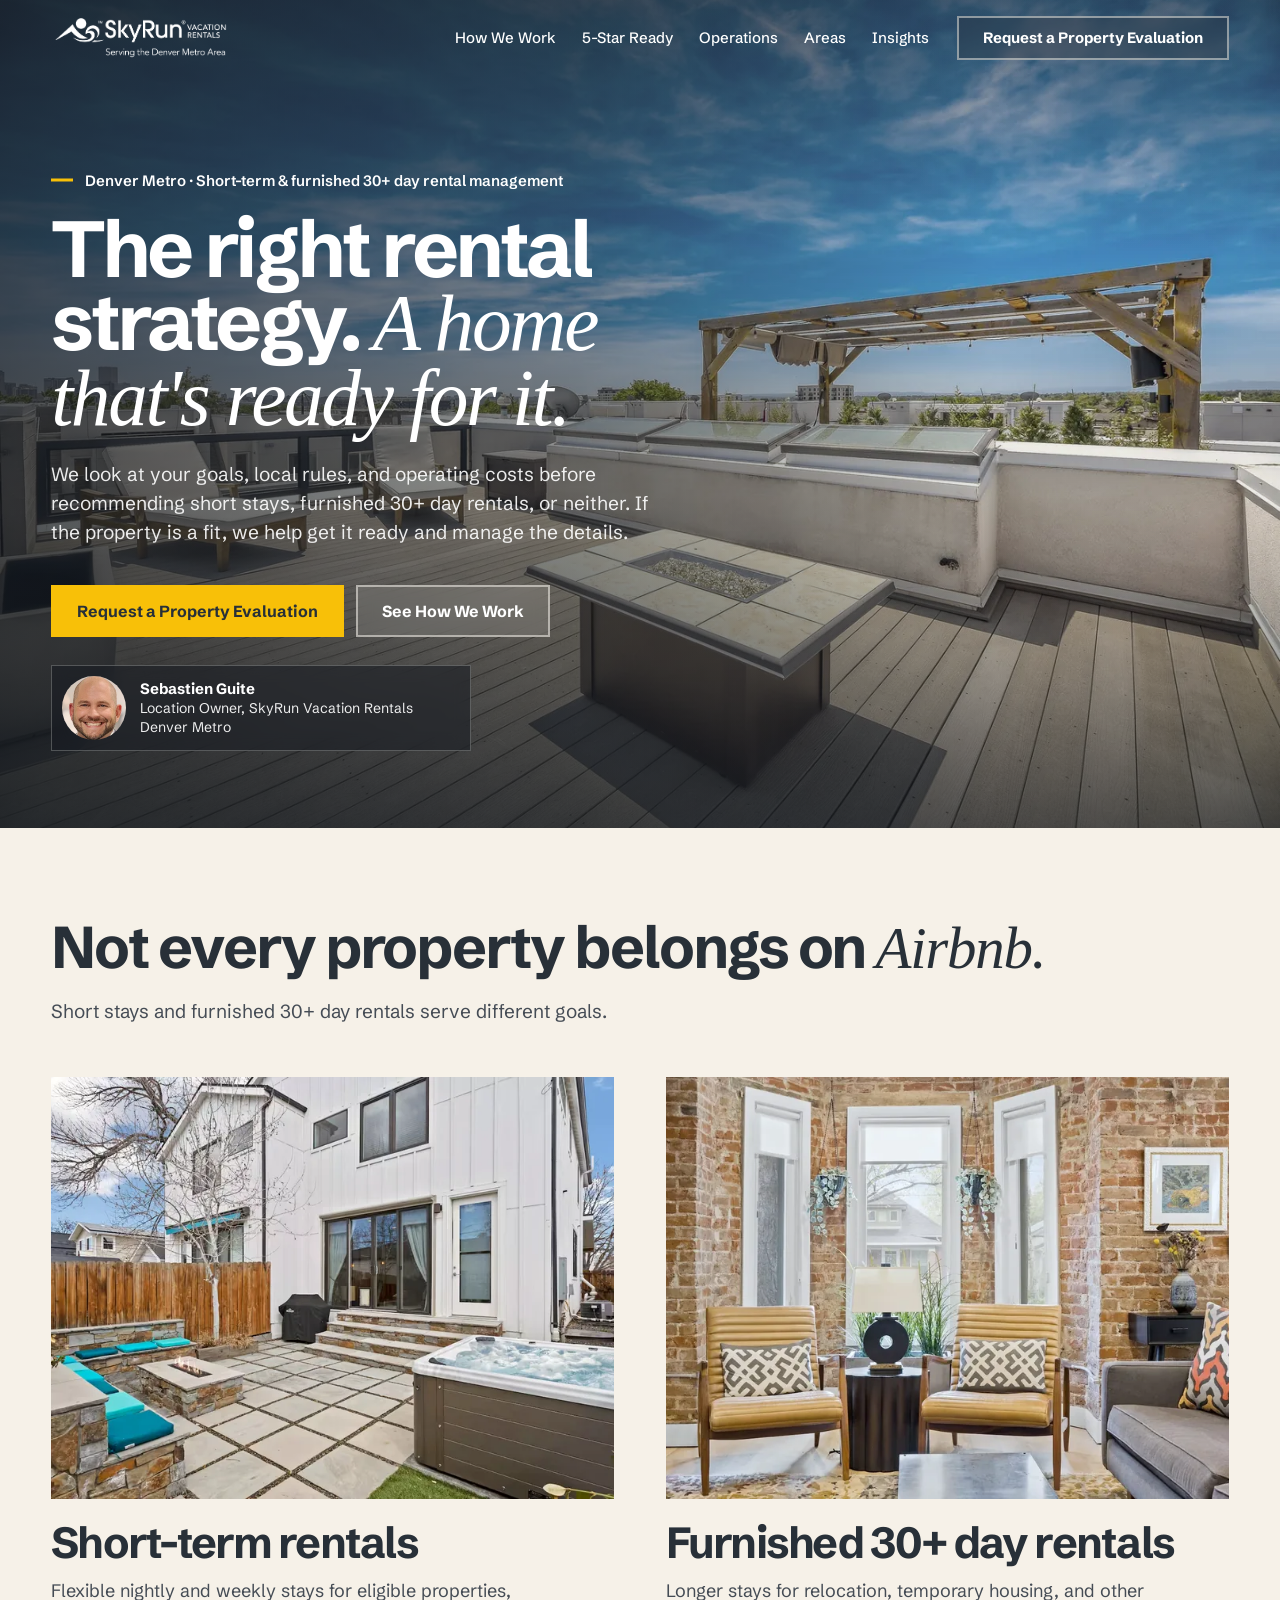
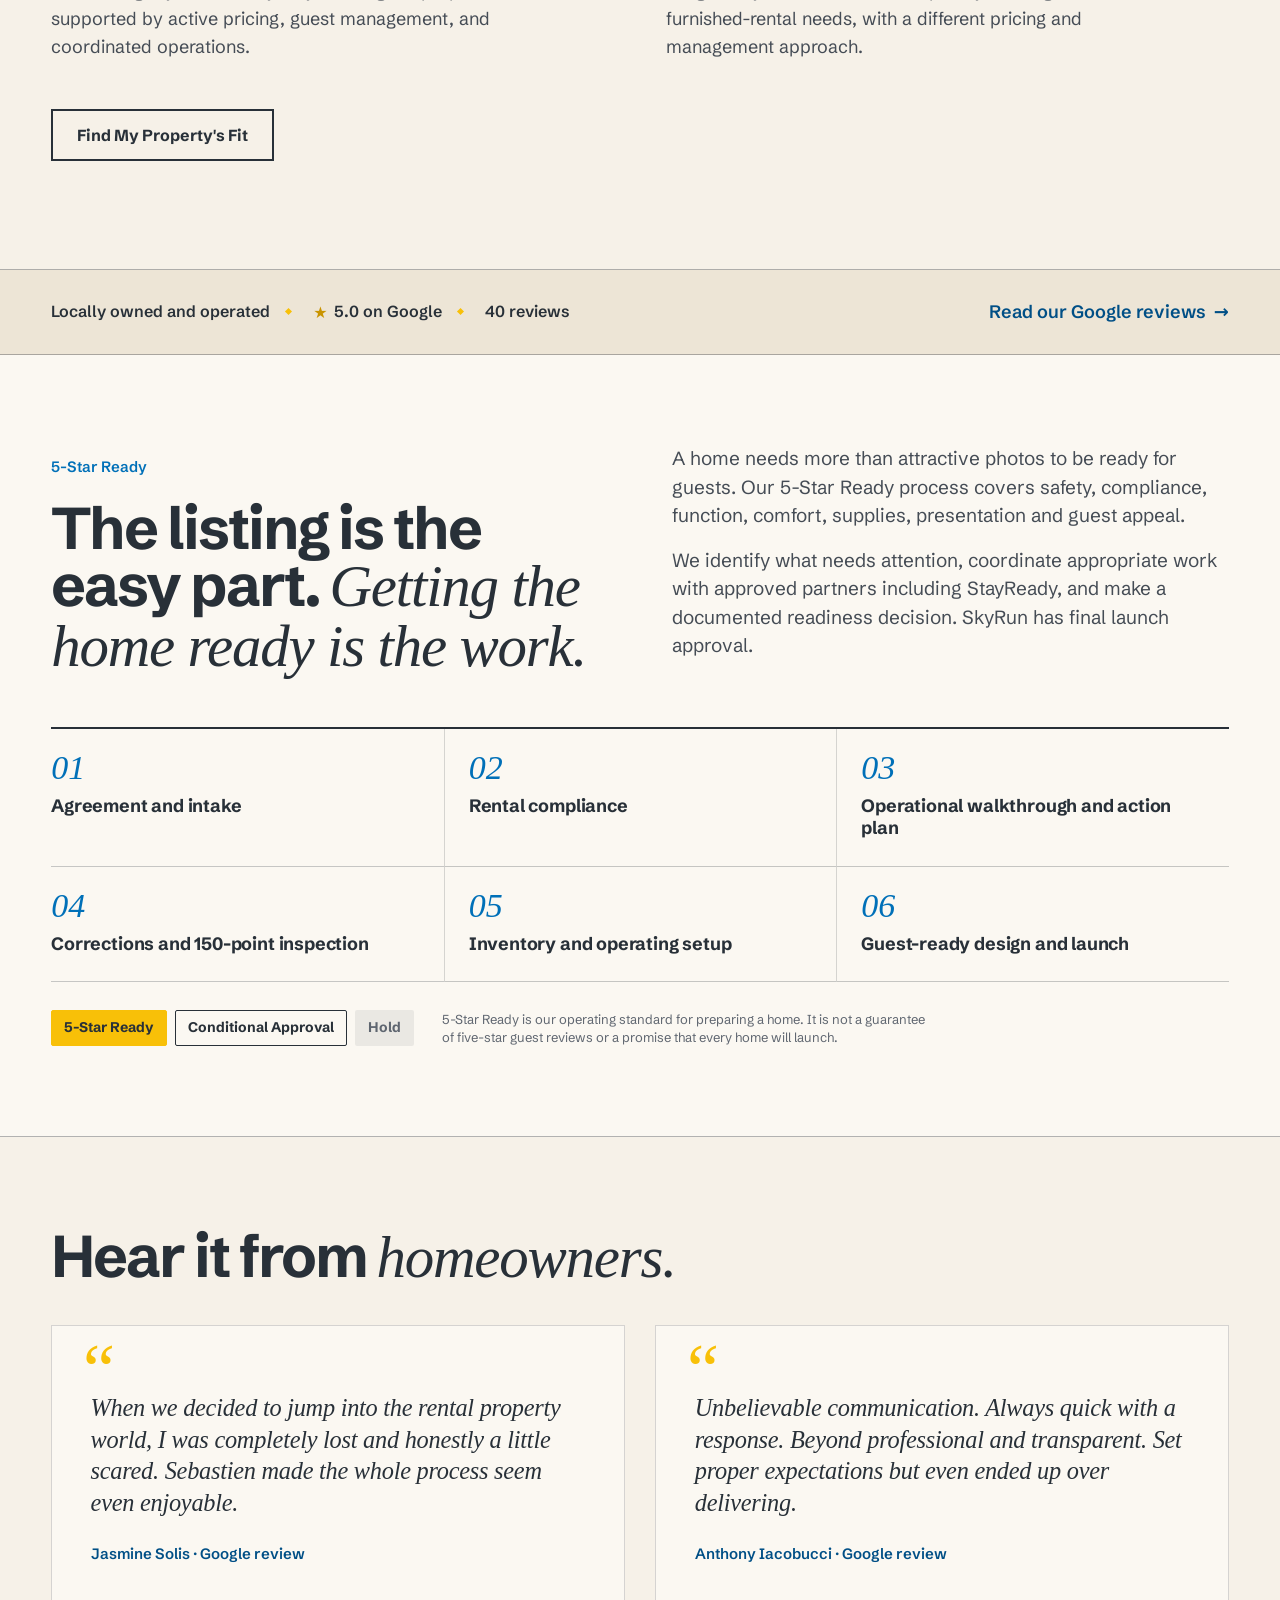
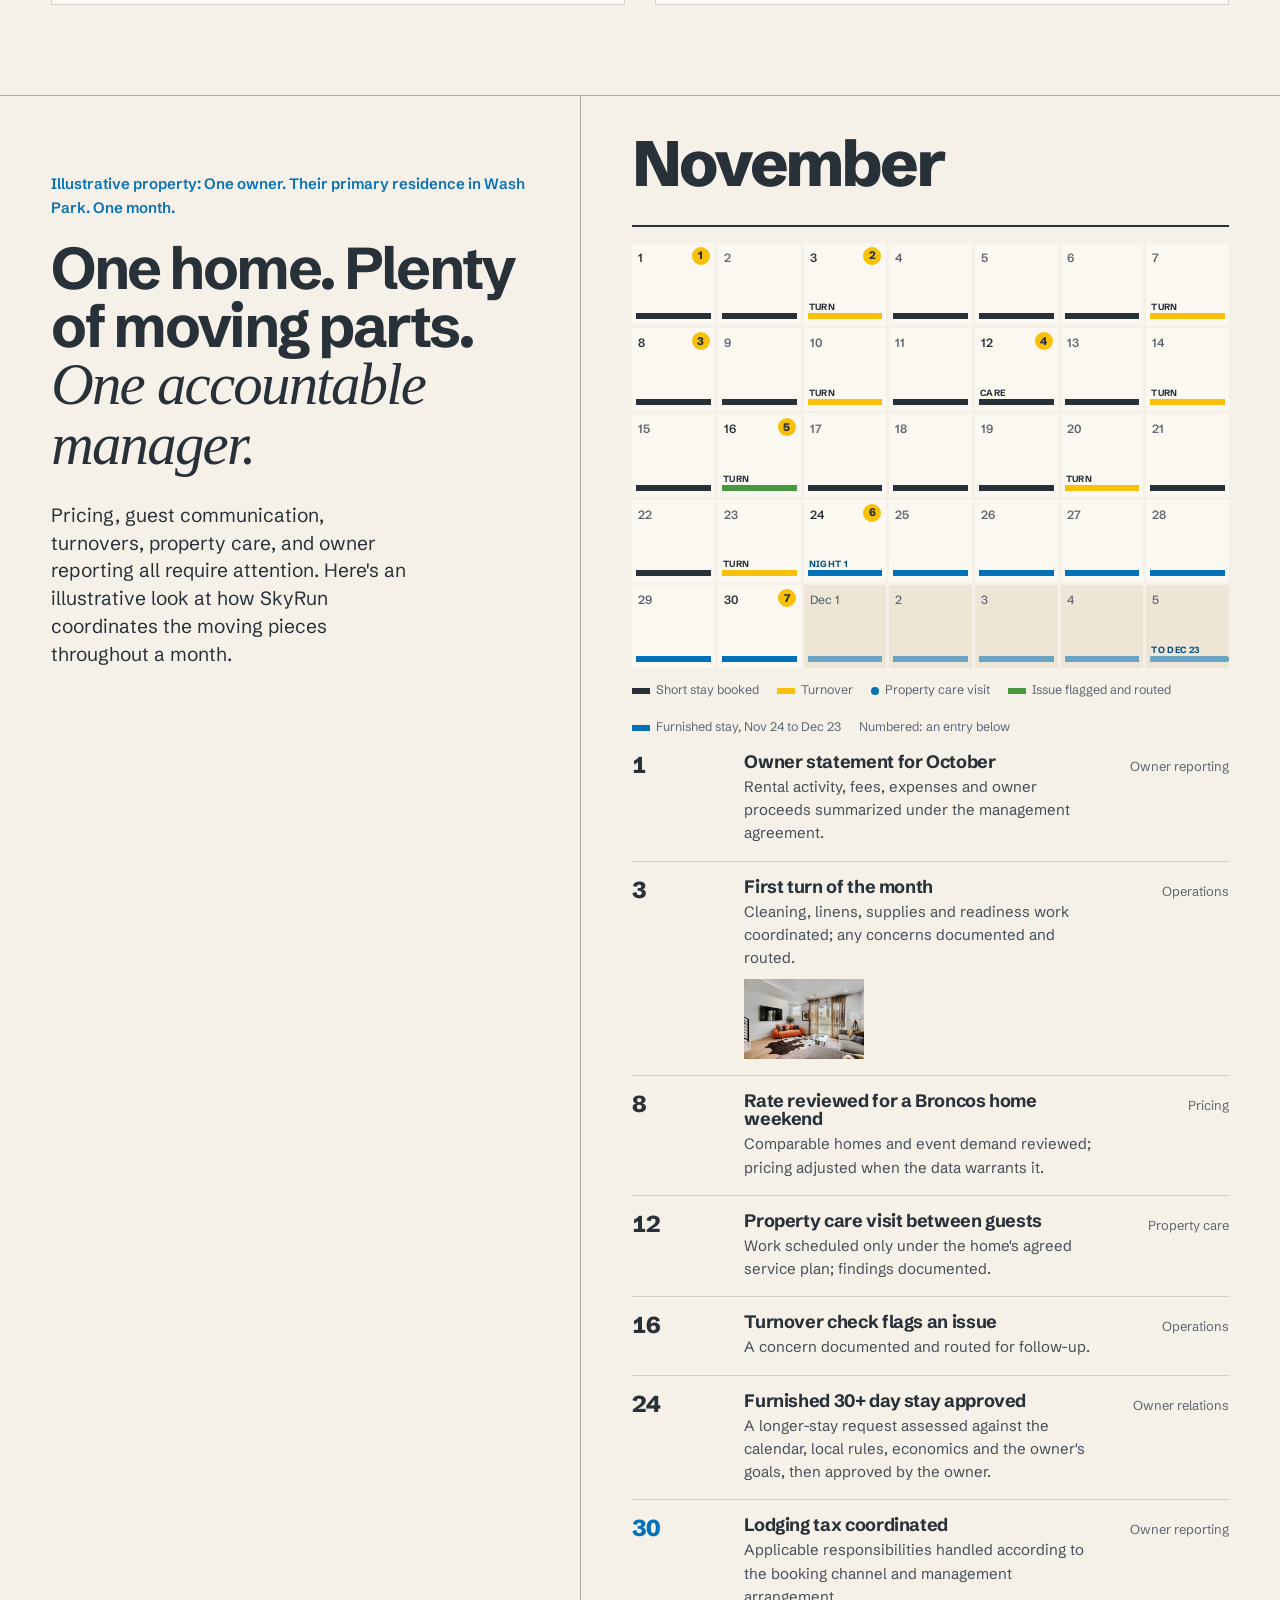
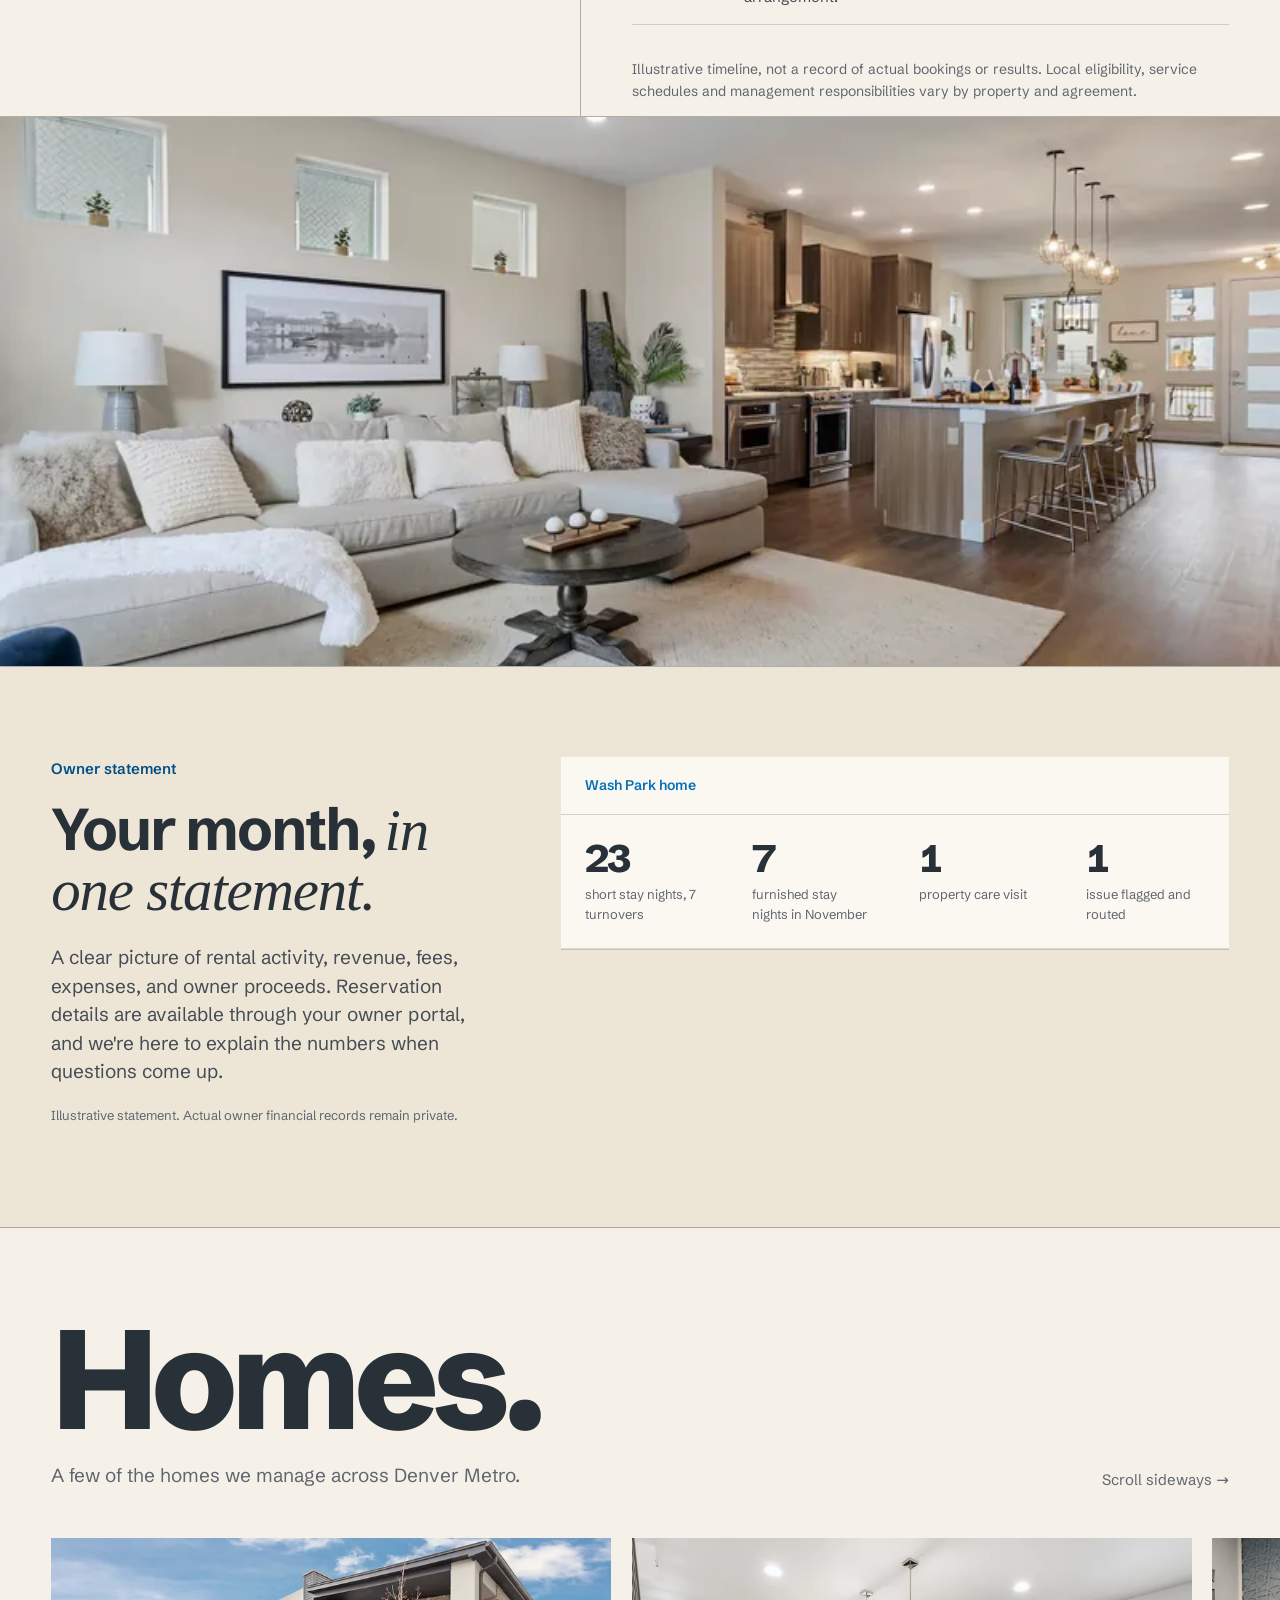
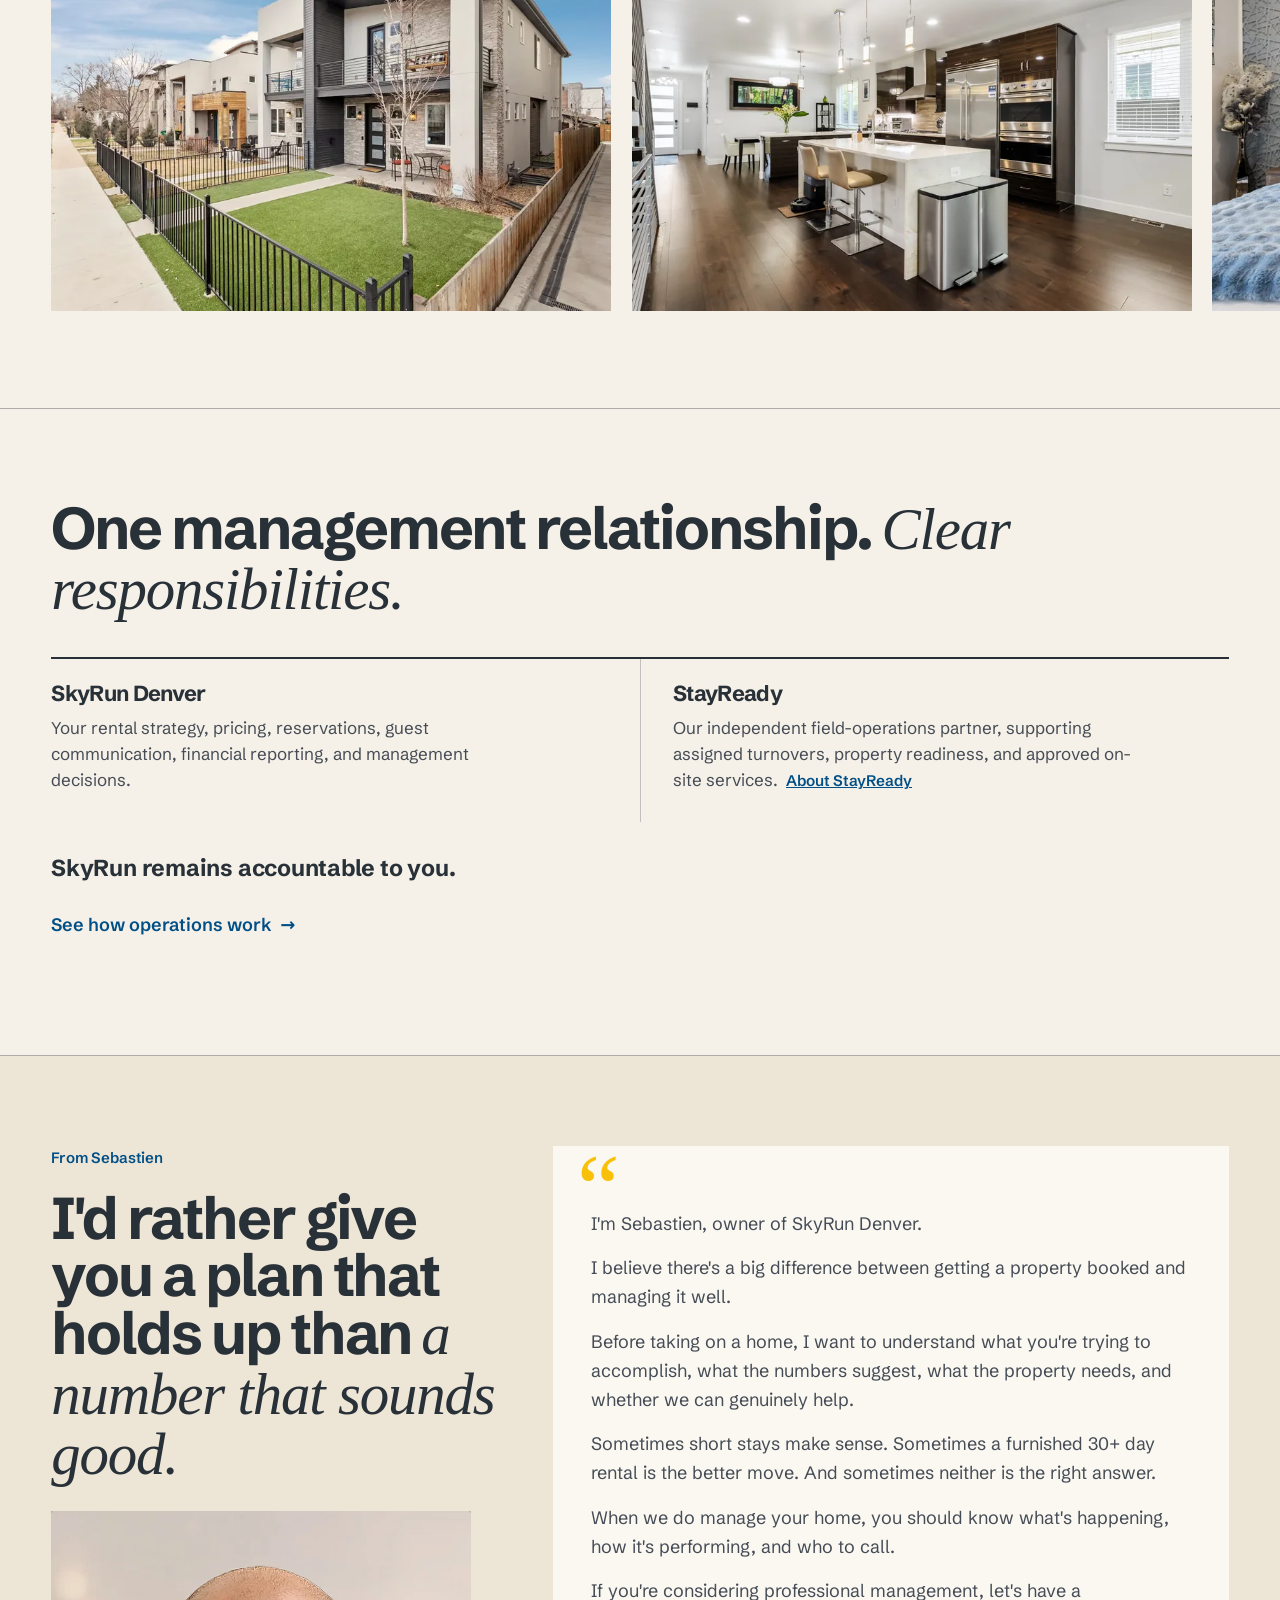
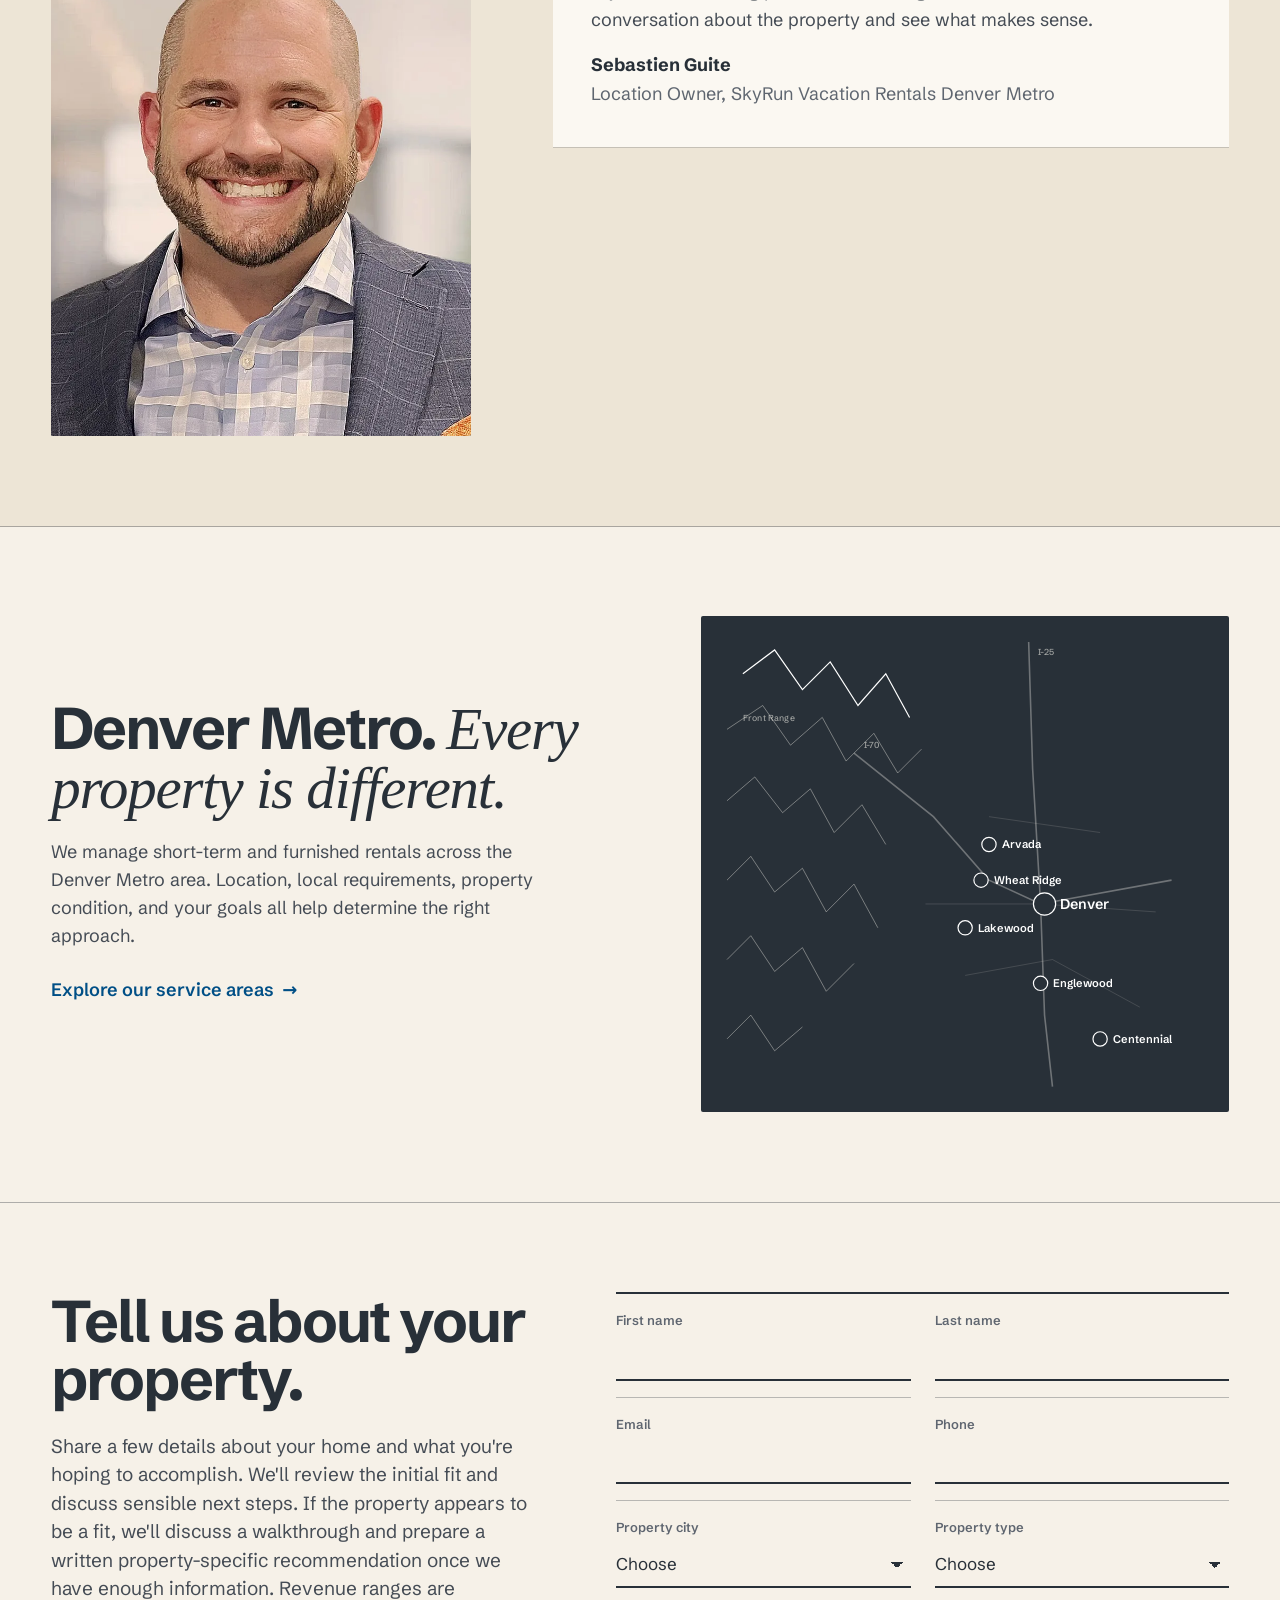
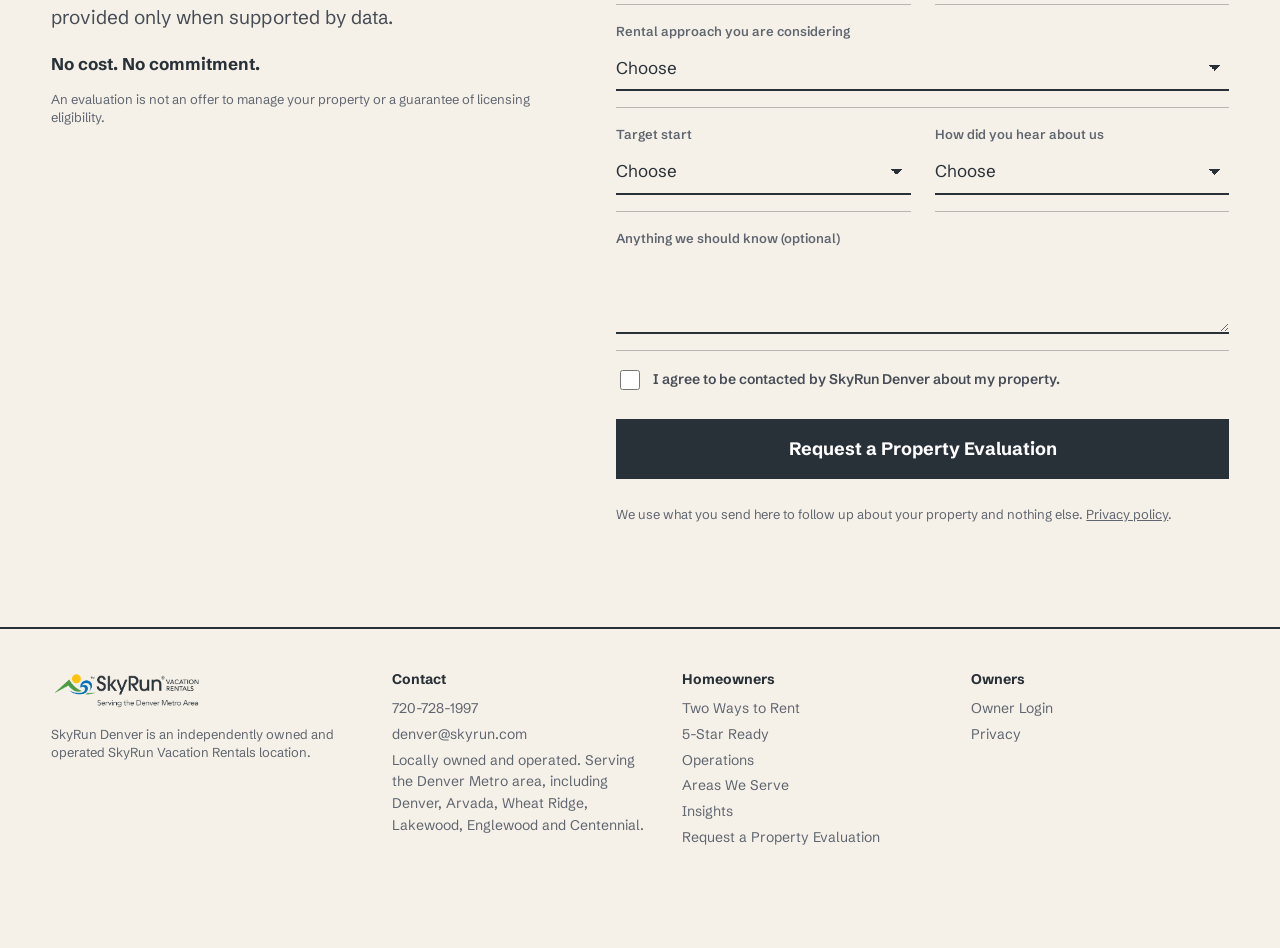
<file: index.html>
<!doctype html>
<html lang="en">
<head>
<meta charset="utf-8">
<meta name="viewport" content="width=device-width, initial-scale=1">
<title>SkyRun Denver | Short-Term and Furnished Rental Management</title>
<meta name="description" content="SkyRun Denver manages short-term and furnished 30+ day rentals in Denver, Arvada, Wheat Ridge, Lakewood, Englewood, and Centennial.">
<link rel="canonical" href="https://skyrundenver.com/">
<meta property="og:type" content="website">
<meta property="og:site_name" content="SkyRun Denver">
<meta property="og:title" content="SkyRun Denver | Short-Term and Furnished Rental Management">
<meta property="og:description" content="SkyRun Denver manages short-term and furnished 30+ day rentals in Denver, Arvada, Wheat Ridge, Lakewood, Englewood, and Centennial.">
<meta property="og:url" content="https://skyrundenver.com/">
<meta property="og:image" content="https://skyrundenver.com/assets/img/og-skyrun-denver.jpg?v=99c9760b">
<meta property="og:image:width" content="1200">
<meta property="og:image:height" content="630">
<meta property="og:image:alt" content="Rooftop deck at a SkyRun Denver home with the downtown Denver skyline">
<meta name="twitter:card" content="summary_large_image">
<meta name="twitter:image" content="https://skyrundenver.com/assets/img/og-skyrun-denver.jpg?v=99c9760b">
<link rel="preload" href="/assets/fonts/schibsted-grotesk-normal.woff2" as="font" type="font/woff2" crossorigin>
<link rel="stylesheet" href="/assets/css/site.css?v=20bd0192">
<link rel="icon" href="/assets/img/favicon.png?v=346fd3c6" type="image/png">
<script type="application/ld+json">{"@context":"https://schema.org","@graph":[{"@type":"LocalBusiness","@id":"https://skyrundenver.com/#business","name":"SkyRun Denver","alternateName":"SkyRun Vacation Rentals Denver Metro","description":"Short-term and furnished 30+ day rental management for homeowners in the Denver Metro area.","url":"https://skyrundenver.com/","telephone":"+1-720-728-1997","email":"denver@skyrun.com","logo":"https://skyrundenver.com/assets/img/skyrun-denver-horizontal.png?v=86d4ea79","image":"https://skyrundenver.com/assets/img/og-skyrun-denver.jpg?v=99c9760b","areaServed":[{"@type":"City","name":"Denver, CO"},{"@type":"City","name":"Arvada, CO"},{"@type":"City","name":"Wheat Ridge, CO"},{"@type":"City","name":"Lakewood, CO"},{"@type":"City","name":"Englewood, CO"},{"@type":"City","name":"Centennial, CO"}],"parentOrganization":{"@type":"Organization","name":"SkyRun Vacation Rentals","url":"https://skyrun.com/"},"sameAs":["https://maps.app.goo.gl/jnpnfg5YrXfy4CqS9"]},{"@type":"WebSite","@id":"https://skyrundenver.com/#website","url":"https://skyrundenver.com/","name":"SkyRun Denver","publisher":{"@id":"https://skyrundenver.com/#business"}}]}</script>
<script id="hs-script-loader" async defer src="https://js-na2.hs-scripts.com/247984825.js"></script>
<meta name="msvalidate.01" content="4C8477B52376714CF481D739F1D6C362">
<script async src="https://www.googletagmanager.com/gtag/js?id=G-SFVBFCQWDM"></script><script>window.dataLayer=window.dataLayer||[];function gtag(){dataLayer.push(arguments);}gtag('js',new Date());gtag('config','G-SFVBFCQWDM');gtag('config','AW-18585104480');</script>
<script>window.SRD_ADS_LEAD='AW-18585104480/40NACIC3pr4dEODgiJ5F';</script>
</head>
<body>
<a class="skip" href="#main">Skip to content</a>
<header class="site-head over" id="top"><div class="wrap">
  <a class="logo" href="/" aria-label="SkyRun Denver home"><img class="lg-light" src="/assets/img/skyrun-denver-horizontal-white.png?v=736f8bcc" width="922" height="267" alt="SkyRun Vacation Rentals, serving the Denver Metro Area"><img class="lg-dark" src="/assets/img/skyrun-denver-horizontal.png?v=86d4ea79" width="922" height="267" alt=""></a>
  <nav class="nav" id="nav" aria-label="Main">
    <a href="/#month">How We Work</a>
    <a href="/#ready">5-Star Ready</a>
    <a href="/operations">Operations</a>
    <a href="/areas">Areas</a>
    <a href="https://skyrun.com/blog/category/denver/" rel="noopener">Insights</a>
    <a class="btn navcta" href="#evaluation">Request a Property Evaluation</a>
  </nav>
  <a class="btn" href="#evaluation">Request a Property Evaluation</a>
  <button class="menu" type="button" aria-controls="nav" aria-expanded="false"><span></span><span></span>Menu</button>
</div></header>
<main id="main">

<section class="hero-photo">
  <div class="photo rv has-img"><img src="/assets/img/homes/rooftop-skyline-1440.webp?v=3ca9ec61" srcset="/assets/img/homes/rooftop-skyline-800.webp?v=ef1c985e 800w, /assets/img/homes/rooftop-skyline-1440.webp?v=3ca9ec61 1440w, /assets/img/homes/rooftop-skyline-2400.webp?v=6787c6e8 2400w" sizes="100vw" alt="Rooftop deck with a fire table and a view of downtown Denver" style="object-position:50% 62%" fetchpriority="high"></div>
  <div class="wrap copy">
    <p class="kicker">Denver Metro · Short-term &amp; furnished 30+ day rental management</p>
    <h1 class="disp">The right rental strategy. <em class="acc">A home that's ready for it.</em></h1>
    <p class="lede">We look at your goals, local rules, and operating costs before recommending short stays, furnished 30+ day rentals, or neither. If the property is a fit, we help get it ready and manage the details.</p>
    <div class="acts"><a class="btn sun" href="#evaluation">Request a Property Evaluation</a><a class="btn glass" href="#month">See How We Work</a></div>
    <div class="lead-card"><img class="ph" src="/assets/img/people/sebastien-guite-square-256.webp?v=005ed66a" alt="Sebastien Guite" width="64" height="64"><p><b>Sebastien Guite</b><br>Location Owner, SkyRun Vacation Rentals Denver Metro</p></div>
  </div>
</section>
<section class="paths" id="paths"><div class="wrap">
  <h2 class="h2 rv">Not every property belongs on <em class="acc">Airbnb.</em></h2>
  <p class="lede" style="font-size:19px;line-height:1.5;max-width:52ch;margin-top:20px">Short stays and furnished 30+ day rentals serve different goals.</p>
  <div class="paths-ed">
    <div class="path rv d1"><div class="photo has-img"><img src="/assets/img/homes/backyard-hot-tub-1440.webp?v=5ecb72bd" srcset="/assets/img/homes/backyard-hot-tub-800.webp?v=013bfa90 800w, /assets/img/homes/backyard-hot-tub-1440.webp?v=5ecb72bd 1440w" sizes="(max-width: 700px) 100vw, 50vw" alt="Backyard with a hot tub, fire pit, and stone seating" style="object-position:55% 60%" loading="lazy" decoding="async"></div><h3>Short-term rentals</h3><p>Flexible nightly and weekly stays for eligible properties, supported by active pricing, guest management, and coordinated operations.</p></div>
    <div class="path rv d2"><div class="photo alt has-img"><img src="/assets/img/homes/brick-reading-nook-1440.webp?v=45704119" srcset="/assets/img/homes/brick-reading-nook-800.webp?v=2e9b25dc 800w, /assets/img/homes/brick-reading-nook-1440.webp?v=45704119 1440w" sizes="(max-width: 700px) 100vw, 50vw" alt="Sitting area with two leather chairs against an exposed brick wall" style="object-position:50% 55%" loading="lazy" decoding="async"></div><h3>Furnished 30+ day rentals</h3><p>Longer stays for relocation, temporary housing, and other furnished-rental needs, with a different pricing and management approach.</p></div>
  </div>
  <p style="margin-top:clamp(28px,3vw,44px)"><a class="btn ghost" href="#evaluation">Find My Property's Fit</a></p>
</div></section>
<section class="cred" aria-label="Local ownership and Google rating"><div class="wrap">
  <p><span>Locally owned and operated</span><span><b class="stars" aria-hidden="true">★</b> 5.0 on Google</span><span>40 reviews</span></p>
  <a class="arrow" href="https://maps.app.goo.gl/jnpnfg5YrXfy4CqS9" rel="noopener">Read our Google reviews</a>
</div></section>
<section class="ready" id="ready"><div class="wrap">
  <div class="ready-top">
    <div><p class="kicker">5-Star Ready</p><h2 class="h2 rv">The listing is the easy part. <em class="acc">Getting the home ready is the work.</em></h2></div>
    <div class="ready-copy">
      <p class="lede">A home needs more than attractive photos to be ready for guests. Our 5-Star Ready process covers safety, compliance, function, comfort, supplies, presentation and guest appeal.</p>
      <p class="lede">We identify what needs attention, coordinate appropriate work with approved partners including StayReady, and make a documented readiness decision. SkyRun has final launch approval.</p>
    </div>
  </div>
  <ol class="gates" aria-label="The six readiness gates"><li><span class="n">01</span><h3>Agreement and intake</h3></li><li><span class="n">02</span><h3>Rental compliance</h3></li><li><span class="n">03</span><h3>Operational walkthrough and action plan</h3></li><li><span class="n">04</span><h3>Corrections and 150-point inspection</h3></li><li><span class="n">05</span><h3>Inventory and operating setup</h3></li><li><span class="n">06</span><h3>Guest-ready design and launch</h3></li></ol>
  <div class="ready-foot">
    <p class="outcomes" aria-label="Readiness outcomes"><span class="o-ready">5-Star Ready</span><span class="o-cond">Conditional Approval</span><span class="o-hold">Hold</span></p>
    <p class="small fine">5-Star Ready is our operating standard for preparing a home. It is not a guarantee of five-star guest reviews or a promise that every home will launch.</p>
  </div>
</div></section>
<section class="voice" id="reviews"><div class="wrap">
  <h2 class="h2 rv">Hear it from <em class="acc">homeowners.</em></h2>
  <div class="quotes"><figure class="q rv d1"><blockquote>When we decided to jump into the rental property world, I was completely lost and honestly a little scared. Sebastien made the whole process seem even enjoyable.</blockquote><figcaption>Jasmine Solis · Google review</figcaption></figure><figure class="q rv d2"><blockquote>Unbelievable communication. Always quick with a response. Beyond professional and transparent. Set proper expectations but even ended up over delivering.</blockquote><figcaption>Anthony Iacobucci · Google review</figcaption></figure></div>
</div></section>

<section class="hero month" id="month"><div class="wrap">
  <div class="hero-l">
    <div class="stick">
    <p class="kicker">Illustrative property: One owner. Their primary residence in Wash Park. One month.</p>
    <h2 class="disp sub">One home. Plenty of moving parts. <em class="acc">One accountable manager.</em></h2>
    <p class="lede">Pricing, guest communication, turnovers, property care, and owner reporting all require attention. Here's an illustrative look at how SkyRun coordinates the moving pieces throughout a month.</p>
    </div>
  </div>
  <div class="cal" aria-label="An illustrative month: short stays, turnovers, a property care visit, and a furnished 30+ day stay">
    <div class="head"><b>November</b></div>
    <div class="grid7" role="img" aria-label="Illustrative calendar: short stays with a turnover after each one, a property care visit on the 12th, an issue flagged and routed on the 16th, and a furnished stay that begins on the 24th and runs to December 23. Seven numbered entries are listed below.">
      <div class="d b n" data-n="1">1</div><div class="d b">2</div><div class="d t n" data-n="2">3<em>turn</em></div><div class="d b">4</div><div class="d b">5</div><div class="d b">6</div><div class="d t">7<em>turn</em></div>
      <div class="d b n" data-n="3">8</div><div class="d b">9</div><div class="d t">10<em>turn</em></div><div class="d b">11</div><div class="d b s n" data-n="4">12<em>care</em></div><div class="d b">13</div><div class="d t">14<em>turn</em></div>
      <div class="d b">15</div><div class="d t i n" data-n="5">16<em>turn</em></div><div class="d b">17</div><div class="d b">18</div><div class="d b">19</div><div class="d t">20<em>turn</em></div><div class="d b">21</div>
      <div class="d b">22</div><div class="d t">23<em>turn</em></div><div class="d m n" data-n="6">24<em>night 1</em></div><div class="d m">25</div><div class="d m">26</div><div class="d m">27</div><div class="d m">28</div>
      <div class="d m">29</div><div class="d m n" data-n="7">30</div><div class="d m nx">Dec 1</div><div class="d m nx">2</div><div class="d m nx">3</div><div class="d m nx">4</div><div class="d m nx more">5<em>to Dec 23</em></div>
    </div>
    <p class="keyrow"><span><i></i>Short stay booked</span><span><i class="t"></i>Turnover</span><span><i class="s"></i>Property care visit</span><span><i class="i"></i>Issue flagged and routed</span><span><i class="m"></i>Furnished stay, Nov 24 to Dec 23</span><span>Numbered: an entry below</span></p>
    <div class="ledger">
      <div class="row"><span class="t">1</span><div><h3>Owner statement for October</h3><p>Rental activity, fees, expenses and owner proceeds summarized under the management agreement.</p></div><span class="who">Owner reporting</span></div>
      <div class="row"><span class="t">3</span><div><h3>First turn of the month</h3><p>Cleaning, linens, supplies and readiness work coordinated; any concerns documented and routed.</p><div class="photo has-img"><img src="/assets/img/homes/living-lounge-1440.webp?v=a91a58b7" srcset="/assets/img/homes/living-lounge-800.webp?v=dccac877 800w, /assets/img/homes/living-lounge-1440.webp?v=a91a58b7 1440w" sizes="(max-width: 700px) 100vw, 50vw" alt="Living room with an orange sofa and tall windows" style="object-position:45% 50%" loading="lazy" decoding="async"></div></div><span class="who">Operations</span></div>
      <div class="row"><span class="t">8</span><div><h3>Rate reviewed for a Broncos home weekend</h3><p>Comparable homes and event demand reviewed; pricing adjusted when the data warrants it.</p></div><span class="who">Pricing</span></div>
      <div class="row"><span class="t">12</span><div><h3>Property care visit between guests</h3><p>Work scheduled only under the home's agreed service plan; findings documented.</p></div><span class="who">Property care</span></div>
      <div class="row"><span class="t">16</span><div><h3>Turnover check flags an issue</h3><p>A concern documented and routed for follow-up.</p></div><span class="who">Operations</span></div>
      <div class="row"><span class="t">24</span><div><h3>Furnished 30+ day stay approved</h3><p>A longer-stay request assessed against the calendar, local rules, economics and the owner's goals, then approved by the owner.</p></div><span class="who">Owner relations</span></div>
      <div class="row"><span class="t now">30</span><div><h3>Lodging tax coordinated</h3><p>Applicable responsibilities handled according to the booking channel and management arrangement.</p></div><span class="who">Owner reporting</span></div>
      <p class="foot">Illustrative timeline, not a record of actual bookings or results. Local eligibility, service schedules and management responsibilities vary by property and agreement.</p>
    </div>
  </div>
</div></section>

<section class="band"><div class="photo rv has-img"><img src="/assets/img/homes/living-kitchen-1440.webp?v=b2ee66c7" srcset="/assets/img/homes/living-kitchen-800.webp?v=338d5b5c 800w, /assets/img/homes/living-kitchen-1440.webp?v=b2ee66c7 1440w" sizes="(max-width: 700px) 100vw, 50vw" alt="Open living room and kitchen in a managed Denver home" style="object-position:50% 55%" loading="lazy" decoding="async"></div></section>

<section class="record" id="statement"><div class="wrap">
  <div>
    <p class="kicker">Owner statement</p>
    <h2 class="h2 rv">Your month, <em class="acc">in one statement.</em></h2>
    <p class="lede" style="margin-top:24px">A clear picture of rental activity, revenue, fees, expenses, and owner proceeds. Reservation details are available through your owner portal, and we're here to explain the numbers when questions come up.</p>
    <p class="small" style="margin-top:20px">Illustrative statement. Actual owner financial records remain private.</p>
  </div>
  <div class="stmt" aria-label="Illustrative owner statement">
    <div class="top"><span>Wash Park home</span></div>
    <div class="grid">
      <div class="cell"><b>23</b><span>short stay nights, 7 turnovers</span></div>
      <div class="cell"><b>7</b><span>furnished stay nights in November</span></div>
      <div class="cell"><b>1</b><span>property care visit</span></div>
      <div class="cell"><b>1</b><span>issue flagged and routed</span></div>
    </div>
  </div>
</div></section>
<section class="homes" id="homes">
  <div class="wrap head"><h2 class="word rv">Homes.</h2><p class="lede" style="font-size:19px;line-height:1.5;max-width:46ch">A few of the homes we manage across Denver Metro.</p><p class="hint small">Scroll sideways</p></div>
  <div class="strip" tabindex="0" aria-label="Managed homes gallery"><figure class="card"><div class="photo has-img"><img src="/assets/img/homes/townhome-exterior-1440.webp?v=06c1e685" srcset="/assets/img/homes/townhome-exterior-800.webp?v=90d36860 800w, /assets/img/homes/townhome-exterior-1440.webp?v=06c1e685 1440w" sizes="(max-width: 700px) 100vw, 50vw" alt="Modern two story Denver townhome with a fenced front yard" style="object-position:50% 50%" loading="lazy" decoding="async"></div></figure><figure class="card"><div class="photo has-img"><img src="/assets/img/homes/madison-kitchen-1440.webp?v=ebcc592b" srcset="/assets/img/homes/madison-kitchen-800.webp?v=cf7a97bf 800w, /assets/img/homes/madison-kitchen-1440.webp?v=ebcc592b 1440w" sizes="(max-width: 700px) 100vw, 50vw" alt="Kitchen with a waterfall island, pendant lights, and double ovens" style="object-position:50% 50%" loading="lazy" decoding="async"></div></figure><figure class="card"><div class="photo has-img"><img src="/assets/img/homes/madison-bedroom-1440.webp?v=43489274" srcset="/assets/img/homes/madison-bedroom-800.webp?v=84de5db2 800w, /assets/img/homes/madison-bedroom-1440.webp?v=43489274 1440w" sizes="(max-width: 700px) 100vw, 50vw" alt="Primary bedroom with blue pillows and a textured accent wall" style="object-position:50% 50%" loading="lazy" decoding="async"></div></figure><figure class="card"><div class="photo has-img"><img src="/assets/img/homes/brick-living-1440.webp?v=c39c37fd" srcset="/assets/img/homes/brick-living-800.webp?v=ff040c06 800w, /assets/img/homes/brick-living-1440.webp?v=c39c37fd 1440w" sizes="(max-width: 700px) 100vw, 50vw" alt="Living room with exposed brick walls and mid century chairs" style="object-position:50% 50%" loading="lazy" decoding="async"></div></figure><figure class="card"><div class="photo has-img"><img src="/assets/img/homes/patio-firepit-1440.webp?v=2bc833ec" srcset="/assets/img/homes/patio-firepit-800.webp?v=07a22ffc 800w, /assets/img/homes/patio-firepit-1440.webp?v=2bc833ec 1440w" sizes="(max-width: 700px) 100vw, 50vw" alt="Stone patio with built in seating around a fire pit" style="object-position:50% 60%" loading="lazy" decoding="async"></div></figure></div>
</section>
<section class="duo" id="ops"><div class="wrap">
  <h2 class="h2 rv">One management relationship. <em class="acc">Clear responsibilities.</em></h2>
  <div class="duo-cols">
    <div class="col"><h3>SkyRun Denver</h3><p>Your rental strategy, pricing, reservations, guest communication, financial reporting, and management decisions.</p></div>
    <div class="col"><h3>StayReady</h3><p>Our independent field-operations partner, supporting assigned turnovers, property readiness, and approved on-site services. <a class="quietlink" href="https://www.gostayready.com/" rel="noopener">About StayReady</a></p></div>
  </div>
  <p class="duo-close">SkyRun remains accountable to you.</p>
  <p><a class="arrow" href="/operations">See how operations work</a></p>
</div></section>
<section class="letter" id="letter"><div class="wrap">
  <div><p class="kicker">From Sebastien</p><h2 class="h2 rv">I'd rather give you a plan that holds up than <em class="acc">a number that sounds good.</em></h2><div class="photo has-img portrait" style="margin-top:28px"><img src="/assets/img/people/sebastien-guite-800.webp?v=f49d6465" srcset="/assets/img/people/sebastien-guite-800.webp?v=f49d6465 800w, /assets/img/people/sebastien-guite-1200.webp?v=51c2cab5 1200w" sizes="(max-width: 700px) 70vw, 420px" alt="Sebastien Guite, Location Owner of SkyRun Denver" width="800" height="991" loading="lazy" decoding="async"></div></div>
  <div class="card rv d1">
    <p>I'm Sebastien, owner of SkyRun Denver.</p>
    <p>I believe there's a big difference between getting a property booked and managing it well.</p>
    <p>Before taking on a home, I want to understand what you're trying to accomplish, what the numbers suggest, what the property needs, and whether we can genuinely help.</p>
    <p>Sometimes short stays make sense. Sometimes a furnished 30+ day rental is the better move. And sometimes neither is the right answer.</p>
    <p>When we do manage your home, you should know what's happening, how it's performing, and who to call.</p>
    <p>If you're considering professional management, let's have a conversation about the property and see what makes sense.</p>
    <p class="sig">Sebastien Guite<br><span style="font-weight:400;color:var(--mute)">Location Owner, SkyRun Vacation Rentals Denver Metro</span></p>
  </div>
</div></section>
<section class="metro" id="metro"><div class="wrap">
  <div>
    <h2 class="h2 rv">Denver Metro. <em class="acc">Every property is different.</em></h2>
    <p class="lede">We manage short-term and furnished rentals across the Denver Metro area. Location, local requirements, property condition, and your goals all help determine the right approach.</p>
    <p><a class="arrow" href="/areas">Explore our service areas</a></p>
  </div>
  <div class="map mini"><svg viewBox="0 0 600 560" aria-hidden="true" focusable="false">
      <g class="range">
        <path class="snow" d="M20 40 L60 10 L95 60 L130 25 L165 80 L200 40 L230 95"/>
        <path d="M0 110 L45 80 L80 130 L120 95 L150 150 L185 115 L215 165 L245 135"/>
        <path d="M0 200 L35 170 L70 215 L105 185 L135 240 L170 205 L200 255"/>
        <path d="M0 300 L30 270 L60 315 L95 285 L125 340 L160 305 L190 360"/>
        <path d="M0 400 L30 370 L60 415 L95 385 L125 440 L160 405"/>
        <path d="M0 500 L30 470 L60 515 L95 485"/>
      </g>
      <g class="roads">
        <path class="i" d="M380 0 L385 160 L395 330 L400 470 L410 560"/>
        <path class="i" d="M160 140 L260 220 L330 300 L395 330 L560 300"/>
        <path d="M250 330 L395 330 L540 340"/>
        <path d="M300 420 L410 400 L520 460"/>
        <path d="M330 220 L470 240"/>
      </g>
      <text class="sm" x="20" y="100">Front Range</text>
      <text class="sm" x="392" y="16">I-25</text>
      <text class="sm" x="172" y="134">I-70</text>
      <g class="city" data-place="Arvada"><circle cx="330" cy="255" r="9"/><text x="346" y="260">Arvada</text></g>
      <g class="city" data-place="Wheat Ridge"><circle cx="320" cy="300" r="9"/><text x="336" y="305">Wheat Ridge</text></g>
      <g class="city" data-place="Denver"><circle cx="400" cy="330" r="14"/><text x="420" y="336" style="font-size:18px">Denver</text></g>
      <g class="city" data-place="Lakewood"><circle cx="300" cy="360" r="9"/><text x="316" y="365">Lakewood</text></g>
      <g class="city" data-place="Englewood"><circle cx="395" cy="430" r="9"/><text x="411" y="435">Englewood</text></g>
      <g class="city" data-place="Centennial"><circle cx="470" cy="500" r="9"/><text x="486" y="505">Centennial</text></g>
    </svg><a class="map-link" href="/areas" aria-label="Explore our service areas"></a></div>
</div></section>
<section class="ask" id="evaluation"><div class="wrap">
  <div>
    <h2 class="h2 rv" id="ft">Tell us about your property.</h2>
    <p class="lede">Share a few details about your home and what you're hoping to accomplish. We'll review the initial fit and discuss sensible next steps. If the property appears to be a fit, we'll discuss a walkthrough and prepare a written property-specific recommendation once we have enough information. Revenue ranges are provided only when supported by data.</p>
    <p class="nocost">No cost. No commitment.</p>
    <p class="small" style="margin-top:12px">An evaluation is not an offer to manage your property or a guarantee of licensing eligibility.</p>
  </div>
  <form class="eval" name="property-evaluation" method="POST" action="/thank-you" data-netlify="true" netlify-honeypot="bot-field" data-hs-do-not-collect="true" data-hs-portal="247984825" data-hs-form="eaa2f3be-9d2d-499a-ac90-660144fdbfbb" novalidate>
    <input type="hidden" name="form-name" value="property-evaluation">
    <p class="hp" aria-hidden="true"><label>Leave this empty <input name="bot-field" tabindex="-1" autocomplete="off"></label></p>
    <div class="f"><label for="first">First name</label><input id="first" name="firstname" autocomplete="given-name" required></div>
    <div class="f"><label for="last">Last name</label><input id="last" name="lastname" autocomplete="family-name" required></div>
    <div class="f"><label for="email">Email</label><input id="email" name="email" type="email" autocomplete="email" required></div>
    <div class="f"><label for="phone">Phone</label><input id="phone" name="phone" type="tel" autocomplete="tel"></div>
    <div class="f"><label for="city">Property city</label><select id="city" name="skyrun_property_city" required><option value="">Choose</option><option value="denver">Denver</option><option value="arvada">Arvada</option><option value="wheat_ridge">Wheat Ridge</option><option value="lakewood">Lakewood</option><option value="englewood">Englewood</option><option value="centennial">Centennial</option><option value="other_needs_territory_approval">Another Denver Metro city</option></select></div>
    <div class="f"><label for="type">Property type</label><select id="type" name="skyrun_property_type"><option value="">Choose</option><option value="single_family_house">Single-family house</option><option value="townhome">Townhome</option><option value="condominium">Condominium</option><option value="duplex_or_multifamily">Duplex or multifamily</option><option value="apartment">Apartment</option><option value="other">Other</option></select></div>
    <div class="f full"><label for="strategy">Rental approach you are considering</label><select id="strategy" name="skyrun_rental_strategy"><option value="">Choose</option><option value="short_stays_under_30_days">Short stays (under 30 days)</option><option value="furnished_stays_30_days">Furnished stays (30+ days)</option><option value="hybrid_or_flexible">Hybrid or flexible</option><option value="not_sure_yet">Not sure yet</option></select></div>
    <div class="f"><label for="start">Target start</label><select id="start" name="skyrun_start_window"><option value="">Choose</option><option value="as_soon_as_property_is_ready">As soon as the property is ready</option><option value="within_1_3_months">Within 1 to 3 months</option><option value="within_3_6_months">Within 3 to 6 months</option><option value="more_than_6_months">More than 6 months</option><option value="exploring_options">Exploring options</option></select></div>
    <div class="f"><label for="found">How did you hear about us</label><select id="found" name="skyrun_discovery_channel"><option value="">Choose</option><option value="google_search">Google search</option><option value="google_maps">Google Maps</option><option value="existing_owner_referral">Referral from a SkyRun owner</option><option value="realtor_referral">Realtor referral</option><option value="other_referral">Other referral</option><option value="social_media">Social media</option><option value="direct_mail">Direct mail</option><option value="other_or_not_sure">Other or not sure</option></select></div>
    <div class="f full"><label for="notes">Anything we should know (optional)</label><textarea id="notes" name="message"></textarea></div>
    <input type="hidden" name="utm_source"><input type="hidden" name="utm_medium"><input type="hidden" name="utm_campaign"><input type="hidden" name="utm_term"><input type="hidden" name="utm_content"><input type="hidden" name="gclid"><input type="hidden" name="skyrun_inquiry_landing_page" value="home">
    <label class="consent"><input type="checkbox" name="consent" value="yes" required> I agree to be contacted by SkyRun Denver about my property.</label>
    <button class="btn" type="submit">Request a Property Evaluation</button>
    <p class="form-err small" role="alert" hidden></p>
    <p class="privacy">We use what you send here to follow up about your property and nothing else. <a href="/privacy">Privacy policy</a>.</p>
  </form>
</div></section>
</main>
<footer class="site-foot"><div class="wrap">
  <div><a class="logo" href="/"><img src="/assets/img/skyrun-denver-horizontal.png?v=86d4ea79" width="922" height="267" alt="SkyRun Vacation Rentals, serving the Denver Metro Area"></a><p class="small" style="margin-top:12px">SkyRun Denver is an independently owned and operated SkyRun Vacation Rentals location.</p></div>
  <div><p class="fh">Contact</p><p><a href="tel:+17207281997">720-728-1997</a></p><p><a href="mailto:denver@skyrun.com">denver@skyrun.com</a></p><p>Locally owned and operated. Serving the Denver Metro area, including Denver, Arvada, Wheat Ridge, Lakewood, Englewood and Centennial.</p></div>
  <div><p class="fh">Homeowners</p><p><a href="/#paths">Two Ways to Rent</a></p><p><a href="/#ready">5-Star Ready</a></p><p><a href="/operations">Operations</a></p><p><a href="/areas">Areas We Serve</a></p><p><a href="https://skyrun.com/blog/category/denver/" rel="noopener">Insights</a></p><p><a href="/#evaluation">Request a Property Evaluation</a></p></div>
  <div><p class="fh">Owners</p><p><a href="https://skyrundenver.trackhs.com/owner/" rel="noopener">Owner Login</a></p><p><a href="/privacy">Privacy</a></p></div>
</div></footer>
<a class="btn mcta" href="#evaluation">Request a Property Evaluation</a>
<script src="/assets/js/site.js?v=b85fa7e5" defer></script>
</body>
</html>
</file>
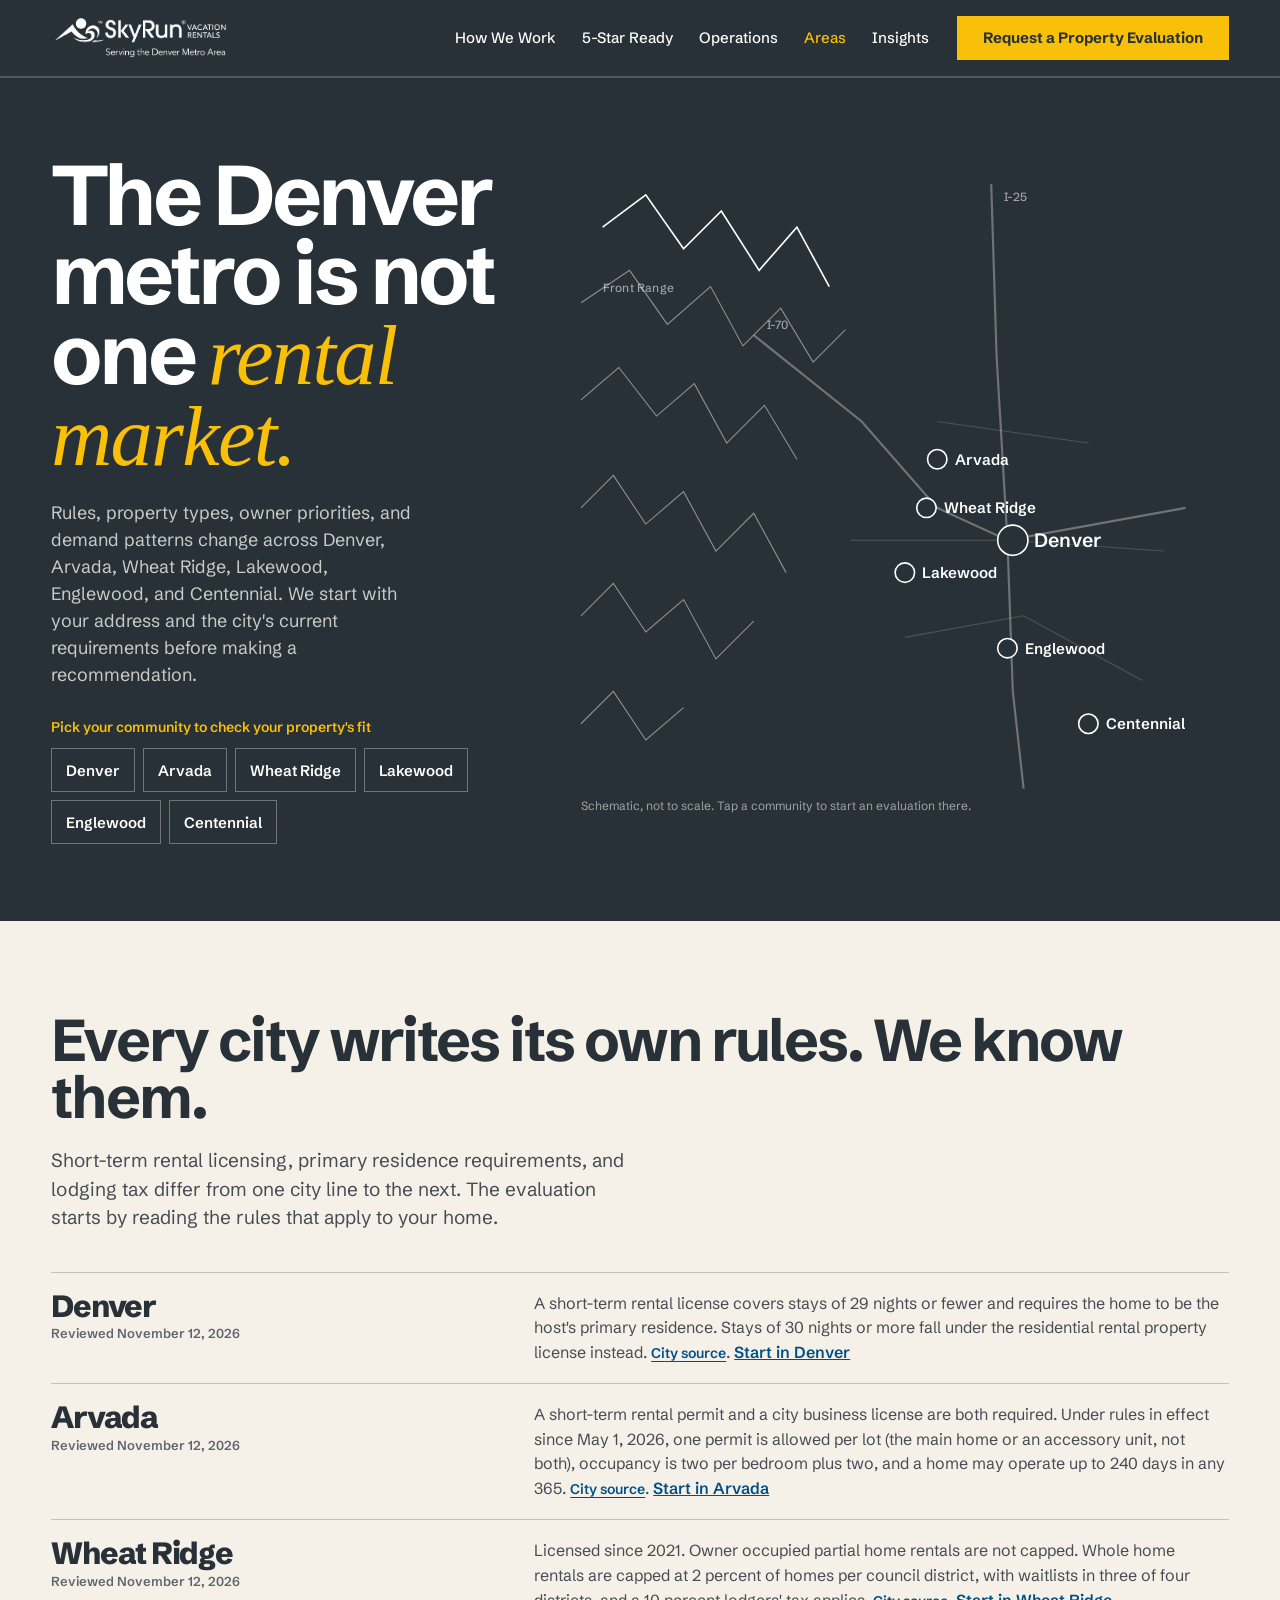
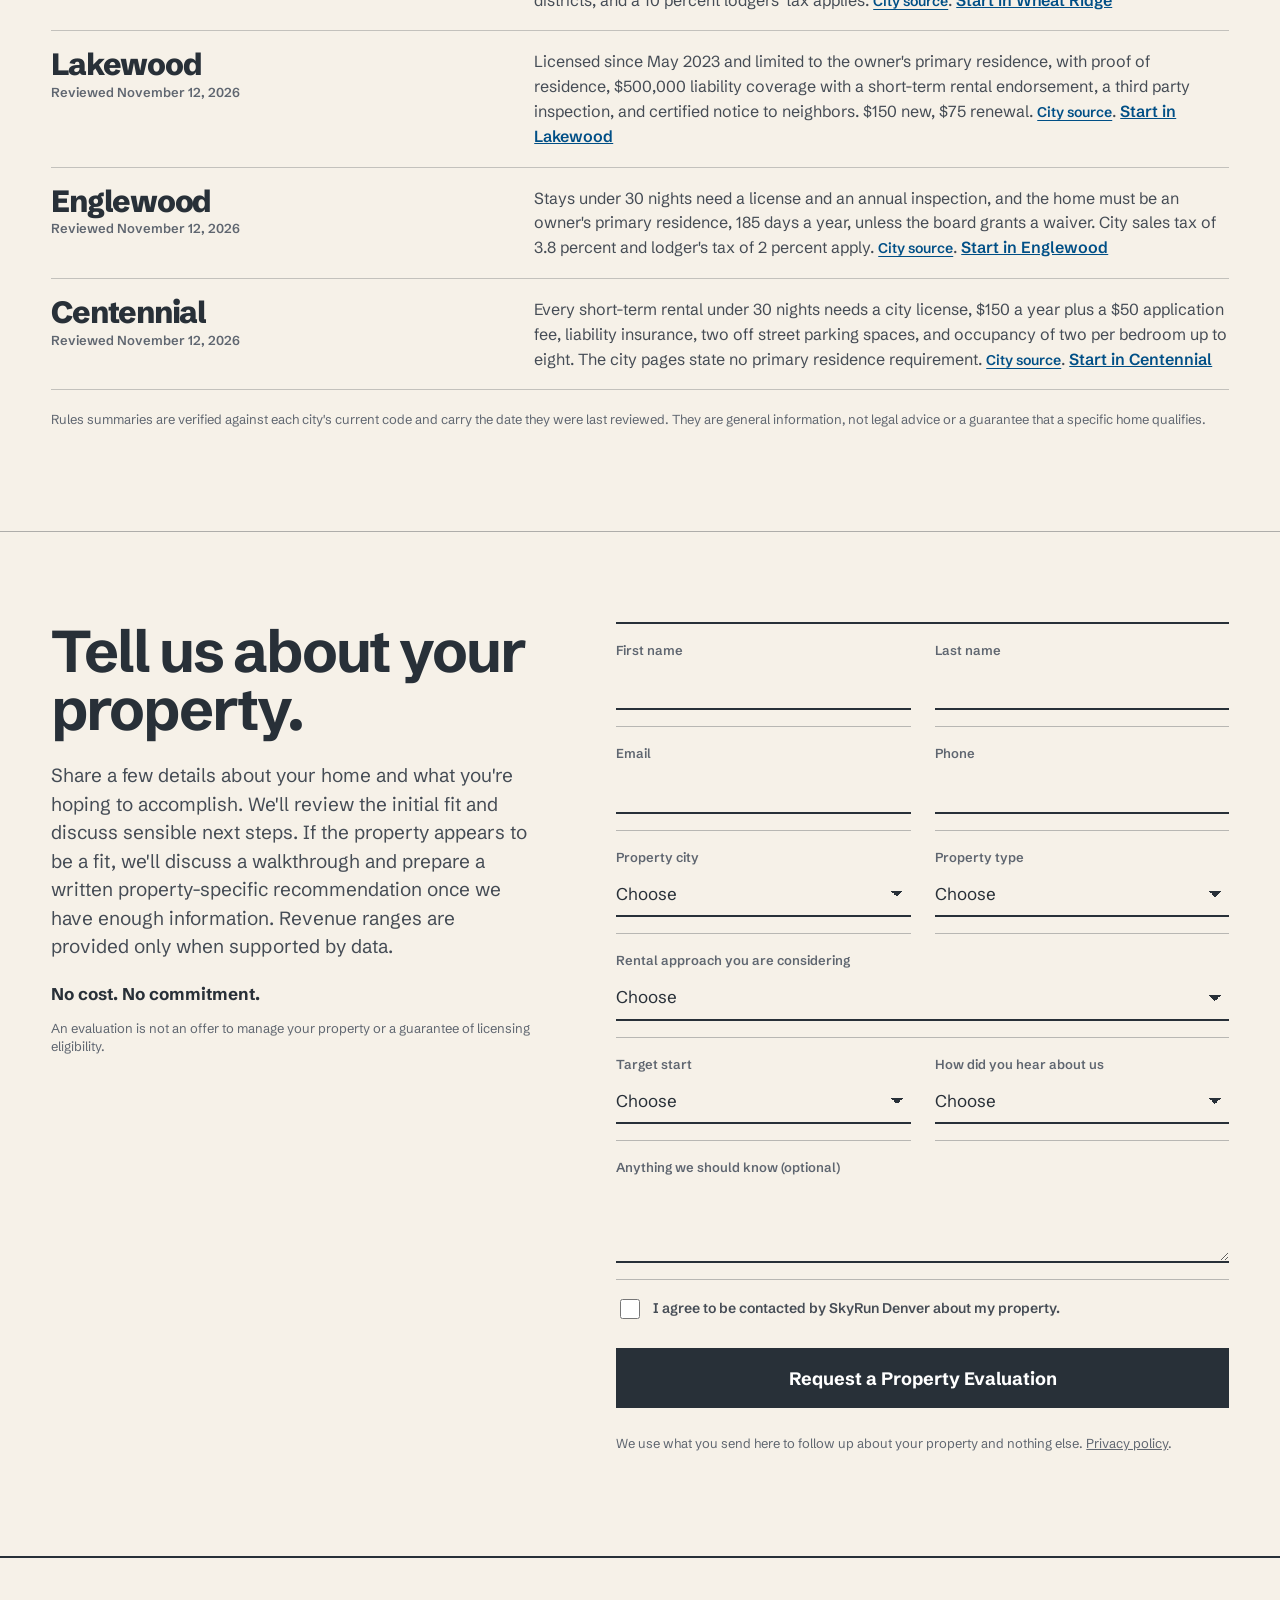
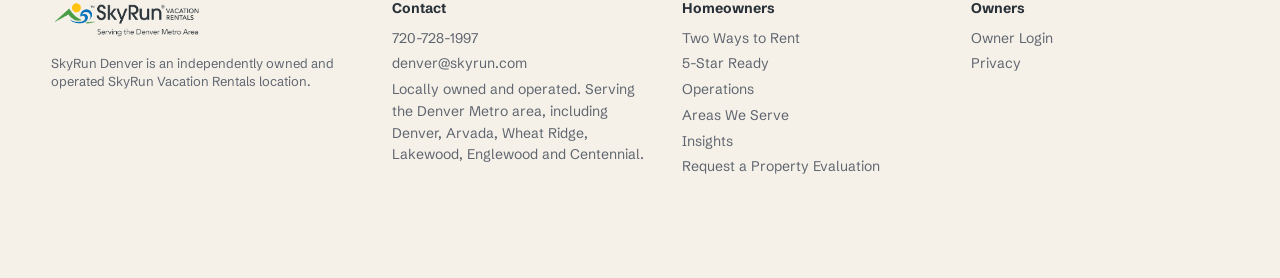
<file: areas.html>
<!doctype html>
<html lang="en">
<head>
<meta charset="utf-8">
<meta name="viewport" content="width=device-width, initial-scale=1">
<title>Areas We Serve | Denver Metro Rental Management | SkyRun Denver</title>
<meta name="description" content="Short-term and furnished rental management in Denver, Arvada, Wheat Ridge, Lakewood, Englewood, and Centennial. Each city has its own rules.">
<link rel="canonical" href="https://skyrundenver.com/areas">
<meta property="og:type" content="website">
<meta property="og:site_name" content="SkyRun Denver">
<meta property="og:title" content="Areas We Serve | Denver Metro Rental Management | SkyRun Denver">
<meta property="og:description" content="Short-term and furnished rental management in Denver, Arvada, Wheat Ridge, Lakewood, Englewood, and Centennial. Each city has its own rules.">
<meta property="og:url" content="https://skyrundenver.com/areas">
<meta property="og:image" content="https://skyrundenver.com/assets/img/og-skyrun-denver.jpg?v=99c9760b">
<meta property="og:image:width" content="1200">
<meta property="og:image:height" content="630">
<meta property="og:image:alt" content="Rooftop deck at a SkyRun Denver home with the downtown Denver skyline">
<meta name="twitter:card" content="summary_large_image">
<meta name="twitter:image" content="https://skyrundenver.com/assets/img/og-skyrun-denver.jpg?v=99c9760b">
<link rel="preload" href="/assets/fonts/schibsted-grotesk-normal.woff2" as="font" type="font/woff2" crossorigin>
<link rel="stylesheet" href="/assets/css/site.css?v=20bd0192">
<link rel="icon" href="/assets/img/favicon.png" type="image/png">
<script type="application/ld+json">{"@context":"https://schema.org","@type":"BreadcrumbList","itemListElement":[{"@type":"ListItem","position":1,"name":"Home","item":"https://skyrundenver.com/"},{"@type":"ListItem","position":2,"name":"Areas We Serve","item":"https://skyrundenver.com/areas"}]}</script>
<script id="hs-script-loader" async defer src="https://js-na2.hs-scripts.com/247984825.js"></script>
<meta name="msvalidate.01" content="4C8477B52376714CF481D739F1D6C362">
<script async src="https://www.googletagmanager.com/gtag/js?id=G-SFVBFCQWDM"></script><script>window.dataLayer=window.dataLayer||[];function gtag(){dataLayer.push(arguments);}gtag('js',new Date());gtag('config','G-SFVBFCQWDM');gtag('config','AW-18585104480');</script>
<script>window.SRD_ADS_LEAD='AW-18585104480/40NACIC3pr4dEODgiJ5F';</script>
</head>
<body>
<a class="skip" href="#main">Skip to content</a>
<header class="site-head dark" id="top"><div class="wrap">
  <a class="logo" href="/" aria-label="SkyRun Denver home"><img class="lg-light" src="/assets/img/skyrun-denver-horizontal-white.png" width="922" height="267" alt="SkyRun Vacation Rentals, serving the Denver Metro Area"><img class="lg-dark" src="/assets/img/skyrun-denver-horizontal.png" width="922" height="267" alt=""></a>
  <nav class="nav" id="nav" aria-label="Main">
    <a href="/#month">How We Work</a>
    <a href="/#ready">5-Star Ready</a>
    <a href="/operations">Operations</a>
    <a href="/areas" aria-current="page">Areas</a>
    <a href="https://skyrun.com/blog/category/denver/" rel="noopener">Insights</a>
    <a class="btn navcta" href="#evaluation">Request a Property Evaluation</a>
  </nav>
  <a class="btn sun" href="#evaluation">Request a Property Evaluation</a>
  <button class="menu" type="button" aria-controls="nav" aria-expanded="false"><span></span><span></span>Menu</button>
</div></header>
<main id="main">

<section class="maphero"><div class="wrap">
  <div>
    <h1>The Denver metro is not one <em class="acc">rental market.</em></h1>
    <p class="lede">Rules, property types, owner priorities, and demand patterns change across Denver, Arvada, Wheat Ridge, Lakewood, Englewood, and Centennial. We start with your address and the city's current requirements before making a recommendation.</p>
    <p class="pickline" id="pl">Pick your community to check your property's fit</p>
    <div class="chips" role="group" aria-labelledby="pl"><button class="chip" type="button" data-city="Denver" aria-pressed="false">Denver</button><button class="chip" type="button" data-city="Arvada" aria-pressed="false">Arvada</button><button class="chip" type="button" data-city="Wheat Ridge" aria-pressed="false">Wheat Ridge</button><button class="chip" type="button" data-city="Lakewood" aria-pressed="false">Lakewood</button><button class="chip" type="button" data-city="Englewood" aria-pressed="false">Englewood</button><button class="chip" type="button" data-city="Centennial" aria-pressed="false">Centennial</button></div>
  </div>
  <div class="map">
    <svg viewBox="0 0 600 560" role="img" aria-label="Schematic map of the Denver metro with the six communities SkyRun Denver serves">
      <g class="range">
        <path class="snow" d="M20 40 L60 10 L95 60 L130 25 L165 80 L200 40 L230 95"/>
        <path d="M0 110 L45 80 L80 130 L120 95 L150 150 L185 115 L215 165 L245 135"/>
        <path d="M0 200 L35 170 L70 215 L105 185 L135 240 L170 205 L200 255"/>
        <path d="M0 300 L30 270 L60 315 L95 285 L125 340 L160 305 L190 360"/>
        <path d="M0 400 L30 370 L60 415 L95 385 L125 440 L160 405"/>
        <path d="M0 500 L30 470 L60 515 L95 485"/>
      </g>
      <g class="roads">
        <path class="i" d="M380 0 L385 160 L395 330 L400 470 L410 560"/>
        <path class="i" d="M160 140 L260 220 L330 300 L395 330 L560 300"/>
        <path d="M250 330 L395 330 L540 340"/>
        <path d="M300 420 L410 400 L520 460"/>
        <path d="M330 220 L470 240"/>
      </g>
      <text class="sm" x="20" y="100">Front Range</text>
      <text class="sm" x="392" y="16">I-25</text>
      <text class="sm" x="172" y="134">I-70</text>
      <g class="city" data-city="Arvada"><circle cx="330" cy="255" r="9"/><text x="346" y="260">Arvada</text></g>
      <g class="city" data-city="Wheat Ridge"><circle cx="320" cy="300" r="9"/><text x="336" y="305">Wheat Ridge</text></g>
      <g class="city" data-city="Denver"><circle cx="400" cy="330" r="14"/><text x="420" y="336" style="font-size:18px">Denver</text></g>
      <g class="city" data-city="Lakewood"><circle cx="300" cy="360" r="9"/><text x="316" y="365">Lakewood</text></g>
      <g class="city" data-city="Englewood"><circle cx="395" cy="430" r="9"/><text x="411" y="435">Englewood</text></g>
      <g class="city" data-city="Centennial"><circle cx="470" cy="500" r="9"/><text x="486" y="505">Centennial</text></g>
    </svg>
    <p class="key">Schematic, not to scale. Tap a community to start an evaluation there.</p>
  </div>
</div></section>

<section class="areas" id="rules"><div class="wrap">
  <h2 class="h2 rv">Every city writes its own rules. We know them.</h2>
  <p class="lede" style="font-size:19px;line-height:1.5;margin:20px 0 0;max-width:48ch">Short-term rental licensing, primary residence requirements, and lodging tax differ from one city line to the next. The evaluation starts by reading the rules that apply to your home.</p>
  <ul class="rules"><li><b>Denver<small>Reviewed November 12, 2026</small></b><p>A short-term rental license covers stays of 29 nights or fewer and requires the home to be the host's primary residence. Stays of 30 nights or more fall under the residential rental property license instead. <a href="https://denvergov.org/Government/Agencies-Departments-Offices/Agencies-Departments-Offices-Directory/Business-Licensing/Business-licenses/Short-term-rentals" rel="noopener" class="src">City source</a>. <a href="#evaluation" data-city="Denver">Start in Denver</a></p></li><li><b>Arvada<small>Reviewed November 12, 2026</small></b><p>A short-term rental permit and a city business license are both required. Under rules in effect since May 1, 2026, one permit is allowed per lot (the main home or an accessory unit, not both), occupancy is two per bedroom plus two, and a home may operate up to 240 days in any 365. <a href="https://www.arvadaco.gov/1507/Operating-a-short-term-rental" rel="noopener" class="src">City source</a>. <a href="#evaluation" data-city="Arvada">Start in Arvada</a></p></li><li><b>Wheat Ridge<small>Reviewed November 12, 2026</small></b><p>Licensed since 2021. Owner occupied partial home rentals are not capped. Whole home rentals are capped at 2 percent of homes per council district, with waitlists in three of four districts, and a 10 percent lodgers' tax applies. <a href="https://co-wheatridge3.civicplus.com/STR" rel="noopener" class="src">City source</a>. <a href="#evaluation" data-city="Wheat Ridge">Start in Wheat Ridge</a></p></li><li><b>Lakewood<small>Reviewed November 12, 2026</small></b><p>Licensed since May 2023 and limited to the owner's primary residence, with proof of residence, $500,000 liability coverage with a short-term rental endorsement, a third party inspection, and certified notice to neighbors. $150 new, $75 renewal. <a href="https://www.lakewoodco.gov/City-Hall/Departments/City-Clerks-Office/CCO-services-permits-registrations/Short-Term-Rental-License" rel="noopener" class="src">City source</a>. <a href="#evaluation" data-city="Lakewood">Start in Lakewood</a></p></li><li><b>Englewood<small>Reviewed November 12, 2026</small></b><p>Stays under 30 nights need a license and an annual inspection, and the home must be an owner's primary residence, 185 days a year, unless the board grants a waiver. City sales tax of 3.8 percent and lodger's tax of 2 percent apply. <a href="https://englewoodco.gov/government/city-departments/community-development/short-term-rentals-new/frequently-asked-questions-about-short-term-rentals" rel="noopener" class="src">City source</a>. <a href="#evaluation" data-city="Englewood">Start in Englewood</a></p></li><li><b>Centennial<small>Reviewed November 12, 2026</small></b><p>Every short-term rental under 30 nights needs a city license, $150 a year plus a $50 application fee, liability insurance, two off street parking spaces, and occupancy of two per bedroom up to eight. The city pages state no primary residence requirement. <a href="https://centennialco.gov/Residents/Living-Here/Short-Term-Rental" rel="noopener" class="src">City source</a>. <a href="#evaluation" data-city="Centennial">Start in Centennial</a></p></li></ul>
  <p class="small" style="margin-top:20px">Rules summaries are verified against each city's current code and carry the date they were last reviewed. They are general information, not legal advice or a guarantee that a specific home qualifies.</p>
</div></section>
<section class="ask" id="evaluation"><div class="wrap">
  <div>
    <h2 class="h2 rv" id="ft">Tell us about your property.</h2>
    <p class="lede">Share a few details about your home and what you're hoping to accomplish. We'll review the initial fit and discuss sensible next steps. If the property appears to be a fit, we'll discuss a walkthrough and prepare a written property-specific recommendation once we have enough information. Revenue ranges are provided only when supported by data.</p>
    <p class="nocost">No cost. No commitment.</p>
    <p class="small" style="margin-top:12px">An evaluation is not an offer to manage your property or a guarantee of licensing eligibility.</p>
  </div>
  <form class="eval" name="property-evaluation" method="POST" action="/thank-you" data-netlify="true" netlify-honeypot="bot-field" data-hs-do-not-collect="true" data-hs-portal="247984825" data-hs-form="eaa2f3be-9d2d-499a-ac90-660144fdbfbb" novalidate>
    <input type="hidden" name="form-name" value="property-evaluation">
    <p class="hp" aria-hidden="true"><label>Leave this empty <input name="bot-field" tabindex="-1" autocomplete="off"></label></p>
    <div class="f"><label for="first">First name</label><input id="first" name="firstname" autocomplete="given-name" required></div>
    <div class="f"><label for="last">Last name</label><input id="last" name="lastname" autocomplete="family-name" required></div>
    <div class="f"><label for="email">Email</label><input id="email" name="email" type="email" autocomplete="email" required></div>
    <div class="f"><label for="phone">Phone</label><input id="phone" name="phone" type="tel" autocomplete="tel"></div>
    <div class="f"><label for="city">Property city</label><select id="city" name="skyrun_property_city" required><option value="">Choose</option><option value="denver">Denver</option><option value="arvada">Arvada</option><option value="wheat_ridge">Wheat Ridge</option><option value="lakewood">Lakewood</option><option value="englewood">Englewood</option><option value="centennial">Centennial</option><option value="other_needs_territory_approval">Another Denver Metro city</option></select></div>
    <div class="f"><label for="type">Property type</label><select id="type" name="skyrun_property_type"><option value="">Choose</option><option value="single_family_house">Single-family house</option><option value="townhome">Townhome</option><option value="condominium">Condominium</option><option value="duplex_or_multifamily">Duplex or multifamily</option><option value="apartment">Apartment</option><option value="other">Other</option></select></div>
    <div class="f full"><label for="strategy">Rental approach you are considering</label><select id="strategy" name="skyrun_rental_strategy"><option value="">Choose</option><option value="short_stays_under_30_days">Short stays (under 30 days)</option><option value="furnished_stays_30_days">Furnished stays (30+ days)</option><option value="hybrid_or_flexible">Hybrid or flexible</option><option value="not_sure_yet">Not sure yet</option></select></div>
    <div class="f"><label for="start">Target start</label><select id="start" name="skyrun_start_window"><option value="">Choose</option><option value="as_soon_as_property_is_ready">As soon as the property is ready</option><option value="within_1_3_months">Within 1 to 3 months</option><option value="within_3_6_months">Within 3 to 6 months</option><option value="more_than_6_months">More than 6 months</option><option value="exploring_options">Exploring options</option></select></div>
    <div class="f"><label for="found">How did you hear about us</label><select id="found" name="skyrun_discovery_channel"><option value="">Choose</option><option value="google_search">Google search</option><option value="google_maps">Google Maps</option><option value="existing_owner_referral">Referral from a SkyRun owner</option><option value="realtor_referral">Realtor referral</option><option value="other_referral">Other referral</option><option value="social_media">Social media</option><option value="direct_mail">Direct mail</option><option value="other_or_not_sure">Other or not sure</option></select></div>
    <div class="f full"><label for="notes">Anything we should know (optional)</label><textarea id="notes" name="message"></textarea></div>
    <input type="hidden" name="utm_source"><input type="hidden" name="utm_medium"><input type="hidden" name="utm_campaign"><input type="hidden" name="utm_term"><input type="hidden" name="utm_content"><input type="hidden" name="gclid"><input type="hidden" name="skyrun_inquiry_landing_page" value="areas">
    <label class="consent"><input type="checkbox" name="consent" value="yes" required> I agree to be contacted by SkyRun Denver about my property.</label>
    <button class="btn" type="submit">Request a Property Evaluation</button>
    <p class="form-err small" role="alert" hidden></p>
    <p class="privacy">We use what you send here to follow up about your property and nothing else. <a href="/privacy">Privacy policy</a>.</p>
  </form>
</div></section>
</main>
<footer class="site-foot"><div class="wrap">
  <div><a class="logo" href="/"><img src="/assets/img/skyrun-denver-horizontal.png" width="922" height="267" alt="SkyRun Vacation Rentals, serving the Denver Metro Area"></a><p class="small" style="margin-top:12px">SkyRun Denver is an independently owned and operated SkyRun Vacation Rentals location.</p></div>
  <div><p class="fh">Contact</p><p><a href="tel:+17207281997">720-728-1997</a></p><p><a href="mailto:denver@skyrun.com">denver@skyrun.com</a></p><p>Locally owned and operated. Serving the Denver Metro area, including Denver, Arvada, Wheat Ridge, Lakewood, Englewood and Centennial.</p></div>
  <div><p class="fh">Homeowners</p><p><a href="/#paths">Two Ways to Rent</a></p><p><a href="/#ready">5-Star Ready</a></p><p><a href="/operations">Operations</a></p><p><a href="/areas">Areas We Serve</a></p><p><a href="https://skyrun.com/blog/category/denver/" rel="noopener">Insights</a></p><p><a href="/#evaluation">Request a Property Evaluation</a></p></div>
  <div><p class="fh">Owners</p><p><a href="https://skyrundenver.trackhs.com/owner/" rel="noopener">Owner Login</a></p><p><a href="/privacy">Privacy</a></p></div>
</div></footer>
<a class="btn mcta" href="#evaluation">Request a Property Evaluation</a>
<script src="/assets/js/site.js?v=b85fa7e5" defer></script>
</body>
</html>
</file>
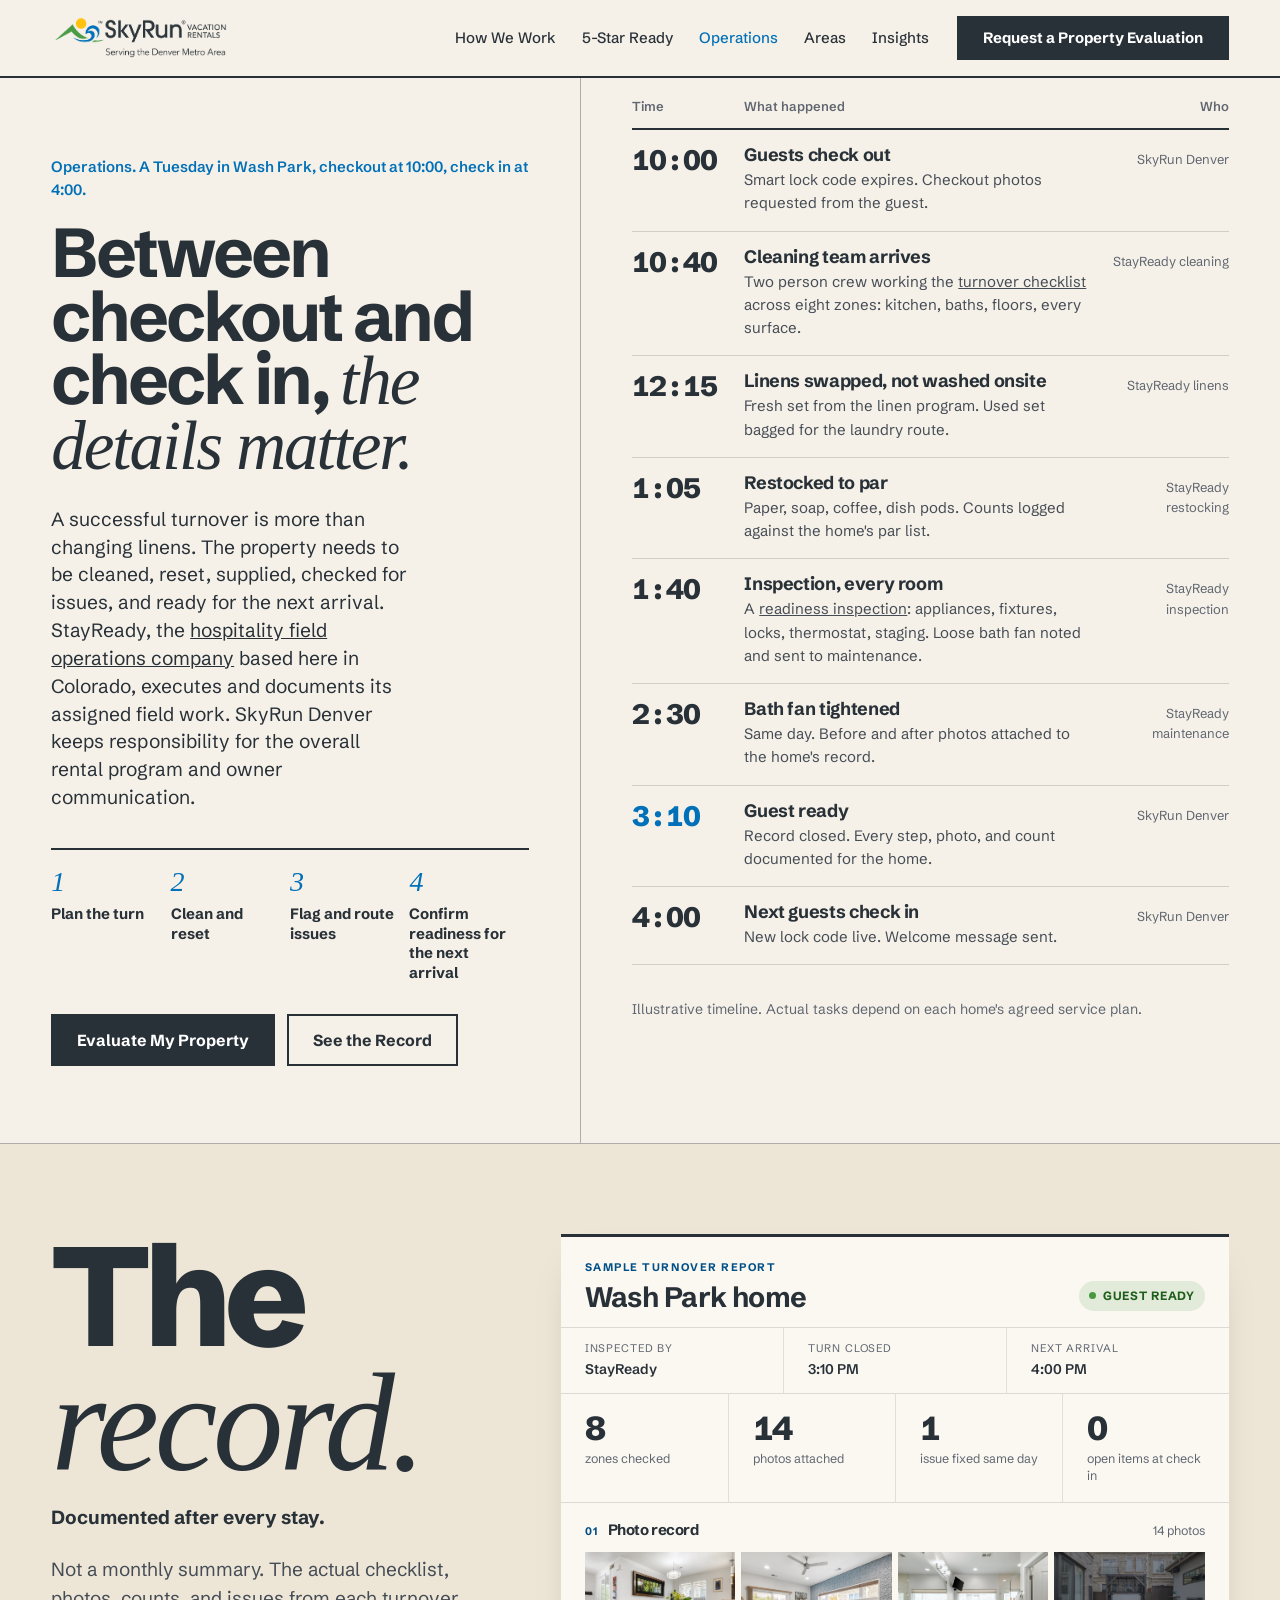
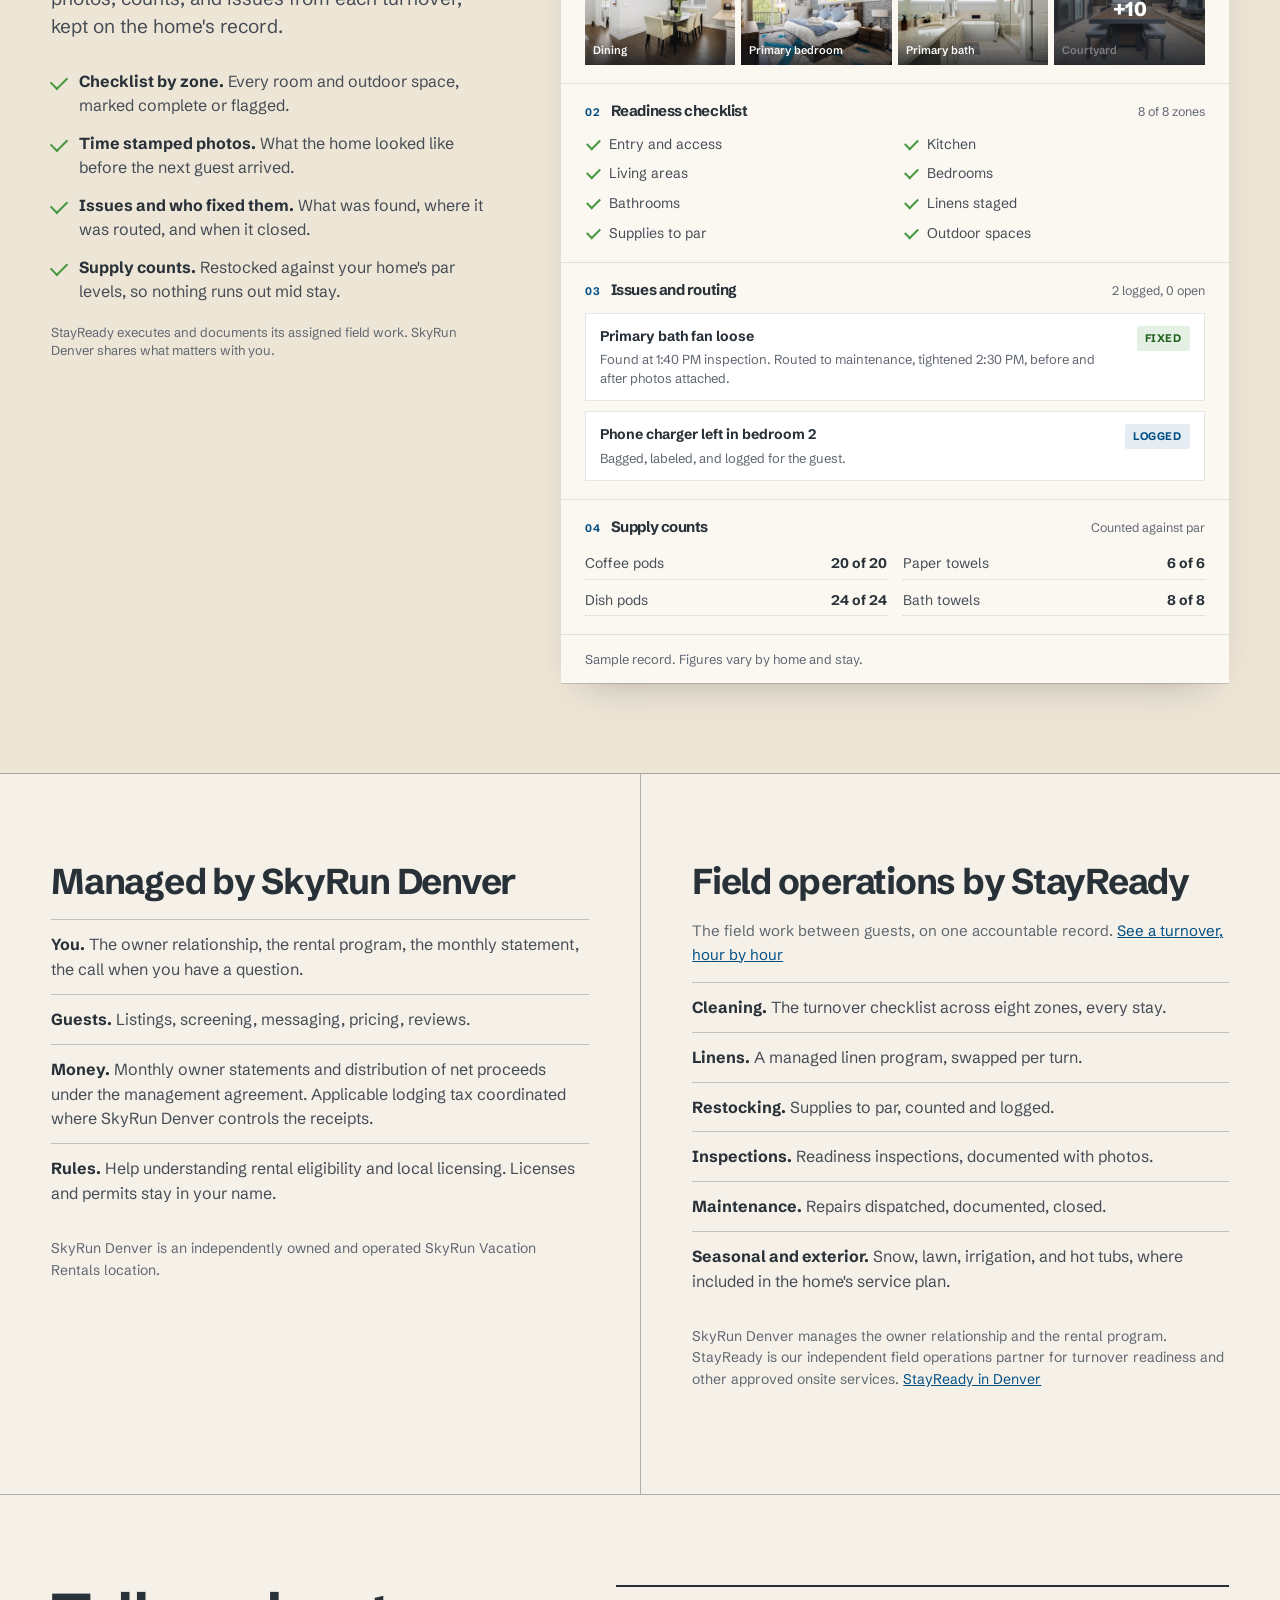
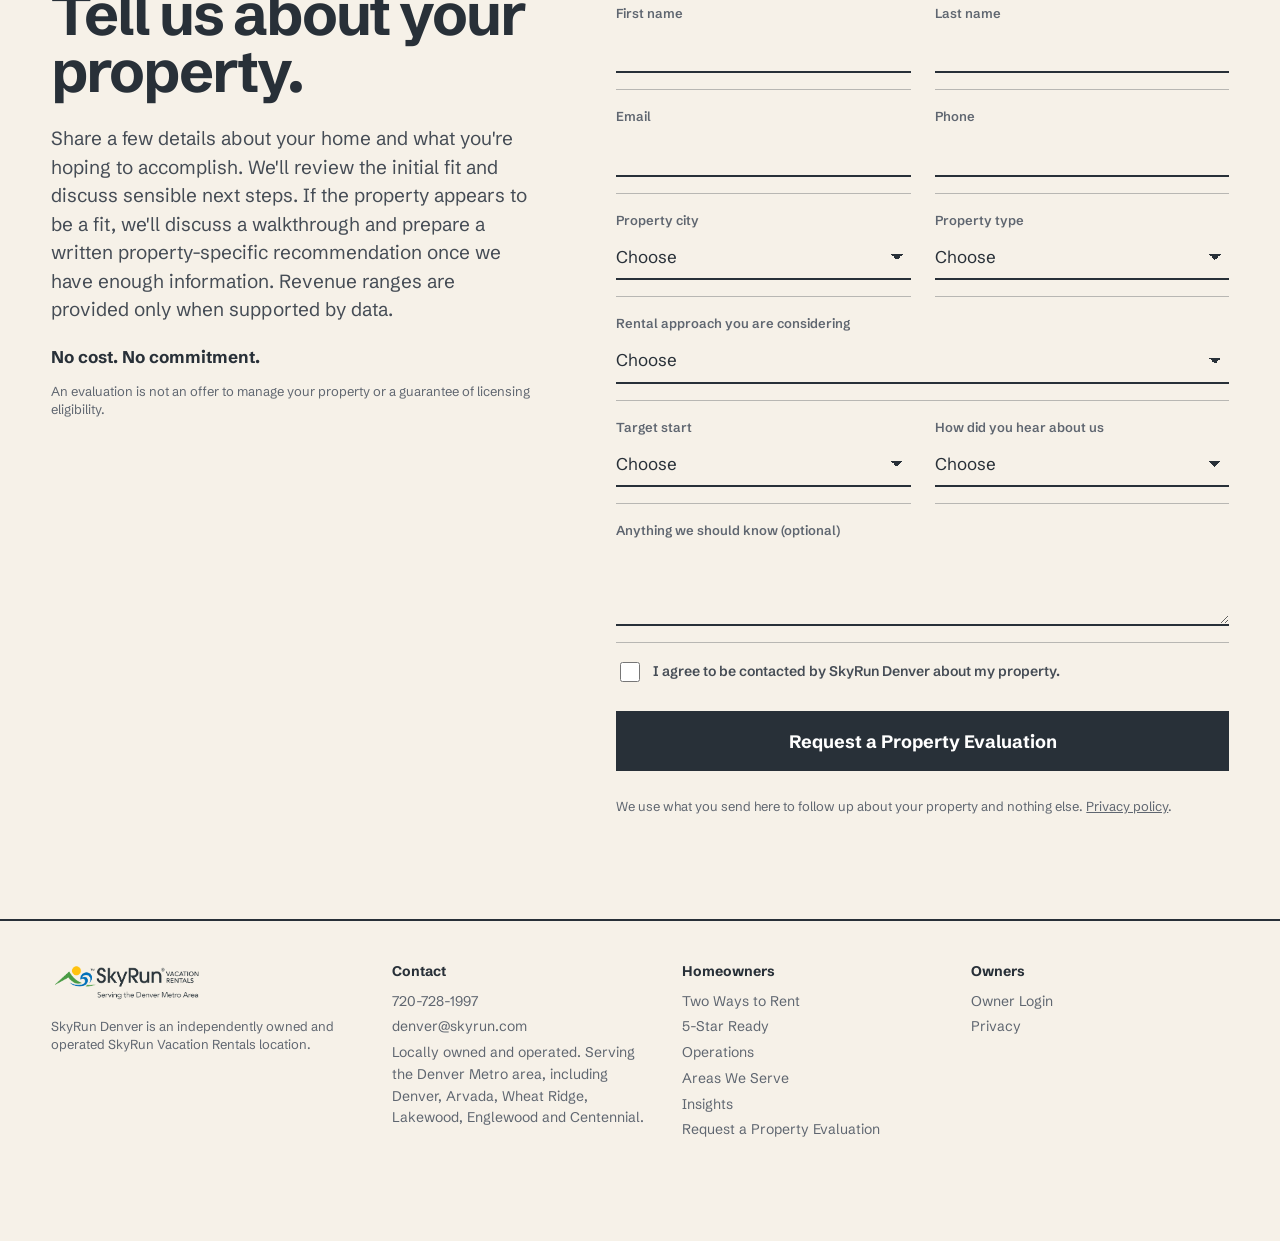
<file: operations.html>
<!doctype html>
<html lang="en">
<head>
<meta charset="utf-8">
<meta name="viewport" content="width=device-width, initial-scale=1">
<title>Operations | What Happens to Your Home Between Guests | SkyRun Denver</title>
<meta name="description" content="One turnover, hour by hour. StayReady runs the cleaning, linens, restocking, inspections, and maintenance behind every SkyRun Denver stay.">
<link rel="canonical" href="https://skyrundenver.com/operations">
<meta property="og:type" content="website">
<meta property="og:site_name" content="SkyRun Denver">
<meta property="og:title" content="Operations | What Happens to Your Home Between Guests | SkyRun Denver">
<meta property="og:description" content="One turnover, hour by hour. StayReady runs the cleaning, linens, restocking, inspections, and maintenance behind every SkyRun Denver stay.">
<meta property="og:url" content="https://skyrundenver.com/operations">
<meta property="og:image" content="https://skyrundenver.com/assets/img/og-skyrun-denver.jpg?v=99c9760b">
<meta property="og:image:width" content="1200">
<meta property="og:image:height" content="630">
<meta property="og:image:alt" content="Rooftop deck at a SkyRun Denver home with the downtown Denver skyline">
<meta name="twitter:card" content="summary_large_image">
<meta name="twitter:image" content="https://skyrundenver.com/assets/img/og-skyrun-denver.jpg?v=99c9760b">
<link rel="preload" href="/assets/fonts/schibsted-grotesk-normal.woff2" as="font" type="font/woff2" crossorigin>
<link rel="stylesheet" href="/assets/css/site.css?v=20bd0192">
<link rel="icon" href="/assets/img/favicon.png?v=346fd3c6" type="image/png">
<script type="application/ld+json">{"@context":"https://schema.org","@type":"BreadcrumbList","itemListElement":[{"@type":"ListItem","position":1,"name":"Home","item":"https://skyrundenver.com/"},{"@type":"ListItem","position":2,"name":"Operations","item":"https://skyrundenver.com/operations"}]}</script>
<script id="hs-script-loader" async defer src="https://js-na2.hs-scripts.com/247984825.js"></script>
<meta name="msvalidate.01" content="4C8477B52376714CF481D739F1D6C362">
<script async src="https://www.googletagmanager.com/gtag/js?id=G-SFVBFCQWDM"></script><script>window.dataLayer=window.dataLayer||[];function gtag(){dataLayer.push(arguments);}gtag('js',new Date());gtag('config','G-SFVBFCQWDM');gtag('config','AW-18585104480');</script>
<script>window.SRD_ADS_LEAD='AW-18585104480/40NACIC3pr4dEODgiJ5F';</script>
</head>
<body>
<a class="skip" href="#main">Skip to content</a>
<header class="site-head" id="top"><div class="wrap">
  <a class="logo" href="/" aria-label="SkyRun Denver home"><img class="lg-light" src="/assets/img/skyrun-denver-horizontal-white.png?v=736f8bcc" width="922" height="267" alt="SkyRun Vacation Rentals, serving the Denver Metro Area"><img class="lg-dark" src="/assets/img/skyrun-denver-horizontal.png?v=86d4ea79" width="922" height="267" alt=""></a>
  <nav class="nav" id="nav" aria-label="Main">
    <a href="/#month">How We Work</a>
    <a href="/#ready">5-Star Ready</a>
    <a href="/operations" aria-current="page">Operations</a>
    <a href="/areas">Areas</a>
    <a href="https://skyrun.com/blog/category/denver/" rel="noopener">Insights</a>
    <a class="btn navcta" href="#evaluation">Request a Property Evaluation</a>
  </nav>
  <a class="btn" href="#evaluation">Request a Property Evaluation</a>
  <button class="menu" type="button" aria-controls="nav" aria-expanded="false"><span></span><span></span>Menu</button>
</div></header>
<main id="main">

<section class="hero"><div class="wrap">
  <div class="hero-l">
    <p class="kicker">Operations. A Tuesday in Wash Park, checkout at 10:00, check in at 4:00.</p>
    <h1 class="disp ops">Between checkout and check in, <em class="acc">the details matter.</em></h1>
    <p class="lede">A successful turnover is more than changing linens. The property needs to be cleaned, reset, supplied, checked for issues, and ready for the next arrival. StayReady, the <a href="https://www.gostayready.com/hospitality-field-operations" rel="noopener">hospitality field operations company</a> based here in Colorado, executes and documents its assigned field work. SkyRun Denver keeps responsibility for the overall rental program and owner communication.</p>
    <ol class="steps"><li>Plan the turn</li><li>Clean and reset</li><li>Flag and route issues</li><li>Confirm readiness for the next arrival</li></ol>
    <div class="acts"><a class="btn" href="#evaluation">Evaluate My Property</a><a class="btn ghost" href="#record">See the Record</a></div>
  </div>
  <h2 class="sr-only">One turnover, hour by hour</h2><div class="cal" aria-label="One turnover, hour by hour"><div class="ledger">
    <div class="head"><span>Time</span><span>What happened</span><span style="text-align:right">Who</span></div>
    <div class="row"><span class="t big">10:00</span><div><h3>Guests check out</h3><p>Smart lock code expires. Checkout photos requested from the guest.</p></div><span class="who">SkyRun Denver</span></div>
    <div class="row"><span class="t big">10:40</span><div><h3>Cleaning team arrives</h3><p>Two person crew working the <a href="https://www.gostayready.com/turnover-cleaning" rel="noopener">turnover checklist</a> across eight zones: kitchen, baths, floors, every surface.</p></div><span class="who">StayReady cleaning</span></div>
    <div class="row"><span class="t big">12:15</span><div><h3>Linens swapped, not washed onsite</h3><p>Fresh set from the linen program. Used set bagged for the laundry route.</p></div><span class="who">StayReady linens</span></div>
    <div class="row"><span class="t big">1:05</span><div><h3>Restocked to par</h3><p>Paper, soap, coffee, dish pods. Counts logged against the home's par list.</p></div><span class="who">StayReady restocking</span></div>
    <div class="row"><span class="t big">1:40</span><div><h3>Inspection, every room</h3><p>A <a href="https://www.gostayready.com/inspections" rel="noopener">readiness inspection</a>: appliances, fixtures, locks, thermostat, staging. Loose bath fan noted and sent to maintenance.</p></div><span class="who">StayReady inspection</span></div>
    <div class="row"><span class="t big">2:30</span><div><h3>Bath fan tightened</h3><p>Same day. Before and after photos attached to the home's record.</p></div><span class="who">StayReady maintenance</span></div>
    <div class="row"><span class="t big now">3:10</span><div><h3>Guest ready</h3><p>Record closed. Every step, photo, and count documented for the home.</p></div><span class="who">SkyRun Denver</span></div>
    <div class="row"><span class="t big">4:00</span><div><h3>Next guests check in</h3><p>New lock code live. Welcome message sent.</p></div><span class="who">SkyRun Denver</span></div>
    <p class="foot">Illustrative timeline. Actual tasks depend on each home's agreed service plan.</p>
  </div></div>
</div></section>


<section class="record" id="record"><div class="wrap">
  <div>
    <h2 class="word rv">The <em class="acc">record.</em></h2>
    <p class="lede" style="margin-top:18px"><strong style="color:var(--ink)">Documented after every stay.</strong></p>
    <p class="lede">Not a monthly summary. The actual checklist, photos, counts, and issues from each turnover, kept on the home's record.</p>
    <ul class="rp-holds">
      <li><b>Checklist by zone.</b> Every room and outdoor space, marked complete or flagged.</li>
      <li><b>Time stamped photos.</b> What the home looked like before the next guest arrived.</li>
      <li><b>Issues and who fixed them.</b> What was found, where it was routed, and when it closed.</li>
      <li><b>Supply counts.</b> Restocked against your home's par levels, so nothing runs out mid stay.</li>
    </ul>
    <p class="small" style="margin-top:20px">StayReady executes and documents its assigned field work. SkyRun Denver shares what matters with you.</p>
  </div>
  <div class="report rv" aria-label="Sample turnover report">
    <div class="rp-head">
      <div><p class="rp-lbl">Sample turnover report</p><p class="rp-title">Wash Park home</p></div>
      <span class="rp-status">Guest ready</span>
    </div>
    <dl class="rp-meta"><div><dt>Inspected by</dt><dd>StayReady</dd></div><div><dt>Turn closed</dt><dd>3:10 PM</dd></div><div><dt>Next arrival</dt><dd>4:00 PM</dd></div></dl>
    <div class="rp-stats">
      <div><b>8</b><span>zones checked</span></div>
      <div><b>14</b><span>photos attached</span></div>
      <div><b>1</b><span>issue fixed same day</span></div>
      <div><b>0</b><span>open items at check in</span></div>
    </div>
    <div class="rp-sec">
      <div class="rp-sec-h"><span class="rp-n">01</span><h3>Photo record</h3><span class="rp-count">14 photos</span></div>
      <div class="rp-photos">
        <figure><img src="/assets/img/homes/madison-dining-800.webp?v=acf1bd16" alt="" loading="lazy" decoding="async"><figcaption>Dining</figcaption></figure>
        <figure><img src="/assets/img/homes/madison-primary-800.webp?v=d41ca66f" alt="" loading="lazy" decoding="async"><figcaption>Primary bedroom</figcaption></figure>
        <figure><img src="/assets/img/homes/madison-bath-800.webp?v=b75e649c" alt="" loading="lazy" decoding="async"><figcaption>Primary bath</figcaption></figure>
        <figure class="more"><img src="/assets/img/homes/madison-courtyard-800.webp?v=fa9effcf" alt="" loading="lazy" decoding="async"><figcaption>Courtyard</figcaption><span>+10</span></figure>
      </div>
    </div>
    <div class="rp-sec">
      <div class="rp-sec-h"><span class="rp-n">02</span><h3>Readiness checklist</h3><span class="rp-count">8 of 8 zones</span></div>
      <ul class="rp-zones">
        <li>Entry and access</li><li>Kitchen</li><li>Living areas</li><li>Bedrooms</li>
        <li>Bathrooms</li><li>Linens staged</li><li>Supplies to par</li><li>Outdoor spaces</li>
      </ul>
    </div>
    <div class="rp-sec">
      <div class="rp-sec-h"><span class="rp-n">03</span><h3>Issues and routing</h3><span class="rp-count">2 logged, 0 open</span></div>
      <ul class="rp-issues">
        <li><div><b>Primary bath fan loose</b><span>Found at 1:40 PM inspection. Routed to maintenance, tightened 2:30 PM, before and after photos attached.</span></div><em class="ok">Fixed</em></li>
        <li><div><b>Phone charger left in bedroom 2</b><span>Bagged, labeled, and logged for the guest.</span></div><em>Logged</em></li>
      </ul>
    </div>
    <div class="rp-sec">
      <div class="rp-sec-h"><span class="rp-n">04</span><h3>Supply counts</h3><span class="rp-count">Counted against par</span></div>
      <ul class="rp-par">
        <li><span>Coffee pods</span><b>20 of 20</b></li><li><span>Paper towels</span><b>6 of 6</b></li><li><span>Dish pods</span><b>24 of 24</b></li><li><span>Bath towels</span><b>8 of 8</b></li>
      </ul>
    </div>
    <p class="note">Sample record. Figures vary by home and stay.</p>
  </div>
</div></section>
<section class="split" id="ops"><div class="wrap">
  <div class="col">
    <h3>Managed by SkyRun Denver</h3>
    <ul>
      <li><b>You.</b> The owner relationship, the rental program, the monthly statement, the call when you have a question.</li>
      <li><b>Guests.</b> Listings, screening, messaging, pricing, reviews.</li>
      <li><b>Money.</b> Monthly owner statements and distribution of net proceeds under the management agreement. Applicable lodging tax coordinated where SkyRun Denver controls the receipts.</li>
      <li><b>Rules.</b> Help understanding rental eligibility and local licensing. Licenses and permits stay in your name.</li>
    </ul>
    <p class="part">SkyRun Denver is an independently owned and operated SkyRun Vacation Rentals location.</p>
  </div>
  <div class="col">
    <h3>Field operations by StayReady</h3>
    <p style="margin:0 0 16px;font-size:15px;color:var(--mute)">The field work between guests, on one accountable record. <a href="/operations" style="color:var(--sky-ink)">See a turnover, hour by hour</a></p>
    <ul>
      <li><b>Cleaning.</b> The turnover checklist across eight zones, every stay.</li>
      <li><b>Linens.</b> A managed linen program, swapped per turn.</li>
      <li><b>Restocking.</b> Supplies to par, counted and logged.</li>
      <li><b>Inspections.</b> Readiness inspections, documented with photos.</li>
      <li><b>Maintenance.</b> Repairs dispatched, documented, closed.</li>
      <li><b>Seasonal and exterior.</b> Snow, lawn, irrigation, and hot tubs, where included in the home's service plan.</li>
    </ul>
    <p class="part">SkyRun Denver manages the owner relationship and the rental program. StayReady is our independent field operations partner for turnover readiness and other approved onsite services. <a href="https://www.gostayready.com/denver" rel="noopener">StayReady in Denver</a></p>
  </div>
</div></section>
<section class="ask" id="evaluation"><div class="wrap">
  <div>
    <h2 class="h2 rv" id="ft">Tell us about your property.</h2>
    <p class="lede">Share a few details about your home and what you're hoping to accomplish. We'll review the initial fit and discuss sensible next steps. If the property appears to be a fit, we'll discuss a walkthrough and prepare a written property-specific recommendation once we have enough information. Revenue ranges are provided only when supported by data.</p>
    <p class="nocost">No cost. No commitment.</p>
    <p class="small" style="margin-top:12px">An evaluation is not an offer to manage your property or a guarantee of licensing eligibility.</p>
  </div>
  <form class="eval" name="property-evaluation" method="POST" action="/thank-you" data-netlify="true" netlify-honeypot="bot-field" data-hs-do-not-collect="true" data-hs-portal="247984825" data-hs-form="eaa2f3be-9d2d-499a-ac90-660144fdbfbb" novalidate>
    <input type="hidden" name="form-name" value="property-evaluation">
    <p class="hp" aria-hidden="true"><label>Leave this empty <input name="bot-field" tabindex="-1" autocomplete="off"></label></p>
    <div class="f"><label for="first">First name</label><input id="first" name="firstname" autocomplete="given-name" required></div>
    <div class="f"><label for="last">Last name</label><input id="last" name="lastname" autocomplete="family-name" required></div>
    <div class="f"><label for="email">Email</label><input id="email" name="email" type="email" autocomplete="email" required></div>
    <div class="f"><label for="phone">Phone</label><input id="phone" name="phone" type="tel" autocomplete="tel"></div>
    <div class="f"><label for="city">Property city</label><select id="city" name="skyrun_property_city" required><option value="">Choose</option><option value="denver">Denver</option><option value="arvada">Arvada</option><option value="wheat_ridge">Wheat Ridge</option><option value="lakewood">Lakewood</option><option value="englewood">Englewood</option><option value="centennial">Centennial</option><option value="other_needs_territory_approval">Another Denver Metro city</option></select></div>
    <div class="f"><label for="type">Property type</label><select id="type" name="skyrun_property_type"><option value="">Choose</option><option value="single_family_house">Single-family house</option><option value="townhome">Townhome</option><option value="condominium">Condominium</option><option value="duplex_or_multifamily">Duplex or multifamily</option><option value="apartment">Apartment</option><option value="other">Other</option></select></div>
    <div class="f full"><label for="strategy">Rental approach you are considering</label><select id="strategy" name="skyrun_rental_strategy"><option value="">Choose</option><option value="short_stays_under_30_days">Short stays (under 30 days)</option><option value="furnished_stays_30_days">Furnished stays (30+ days)</option><option value="hybrid_or_flexible">Hybrid or flexible</option><option value="not_sure_yet">Not sure yet</option></select></div>
    <div class="f"><label for="start">Target start</label><select id="start" name="skyrun_start_window"><option value="">Choose</option><option value="as_soon_as_property_is_ready">As soon as the property is ready</option><option value="within_1_3_months">Within 1 to 3 months</option><option value="within_3_6_months">Within 3 to 6 months</option><option value="more_than_6_months">More than 6 months</option><option value="exploring_options">Exploring options</option></select></div>
    <div class="f"><label for="found">How did you hear about us</label><select id="found" name="skyrun_discovery_channel"><option value="">Choose</option><option value="google_search">Google search</option><option value="google_maps">Google Maps</option><option value="existing_owner_referral">Referral from a SkyRun owner</option><option value="realtor_referral">Realtor referral</option><option value="other_referral">Other referral</option><option value="social_media">Social media</option><option value="direct_mail">Direct mail</option><option value="other_or_not_sure">Other or not sure</option></select></div>
    <div class="f full"><label for="notes">Anything we should know (optional)</label><textarea id="notes" name="message"></textarea></div>
    <input type="hidden" name="utm_source"><input type="hidden" name="utm_medium"><input type="hidden" name="utm_campaign"><input type="hidden" name="utm_term"><input type="hidden" name="utm_content"><input type="hidden" name="gclid"><input type="hidden" name="skyrun_inquiry_landing_page" value="operations">
    <label class="consent"><input type="checkbox" name="consent" value="yes" required> I agree to be contacted by SkyRun Denver about my property.</label>
    <button class="btn" type="submit">Request a Property Evaluation</button>
    <p class="form-err small" role="alert" hidden></p>
    <p class="privacy">We use what you send here to follow up about your property and nothing else. <a href="/privacy">Privacy policy</a>.</p>
  </form>
</div></section>
</main>
<footer class="site-foot"><div class="wrap">
  <div><a class="logo" href="/"><img src="/assets/img/skyrun-denver-horizontal.png?v=86d4ea79" width="922" height="267" alt="SkyRun Vacation Rentals, serving the Denver Metro Area"></a><p class="small" style="margin-top:12px">SkyRun Denver is an independently owned and operated SkyRun Vacation Rentals location.</p></div>
  <div><p class="fh">Contact</p><p><a href="tel:+17207281997">720-728-1997</a></p><p><a href="mailto:denver@skyrun.com">denver@skyrun.com</a></p><p>Locally owned and operated. Serving the Denver Metro area, including Denver, Arvada, Wheat Ridge, Lakewood, Englewood and Centennial.</p></div>
  <div><p class="fh">Homeowners</p><p><a href="/#paths">Two Ways to Rent</a></p><p><a href="/#ready">5-Star Ready</a></p><p><a href="/operations">Operations</a></p><p><a href="/areas">Areas We Serve</a></p><p><a href="https://skyrun.com/blog/category/denver/" rel="noopener">Insights</a></p><p><a href="/#evaluation">Request a Property Evaluation</a></p></div>
  <div><p class="fh">Owners</p><p><a href="https://skyrundenver.trackhs.com/owner/" rel="noopener">Owner Login</a></p><p><a href="/privacy">Privacy</a></p></div>
</div></footer>
<a class="btn mcta" href="#evaluation">Request a Property Evaluation</a>
<script src="/assets/js/site.js?v=b85fa7e5" defer></script>
</body>
</html>
</file>
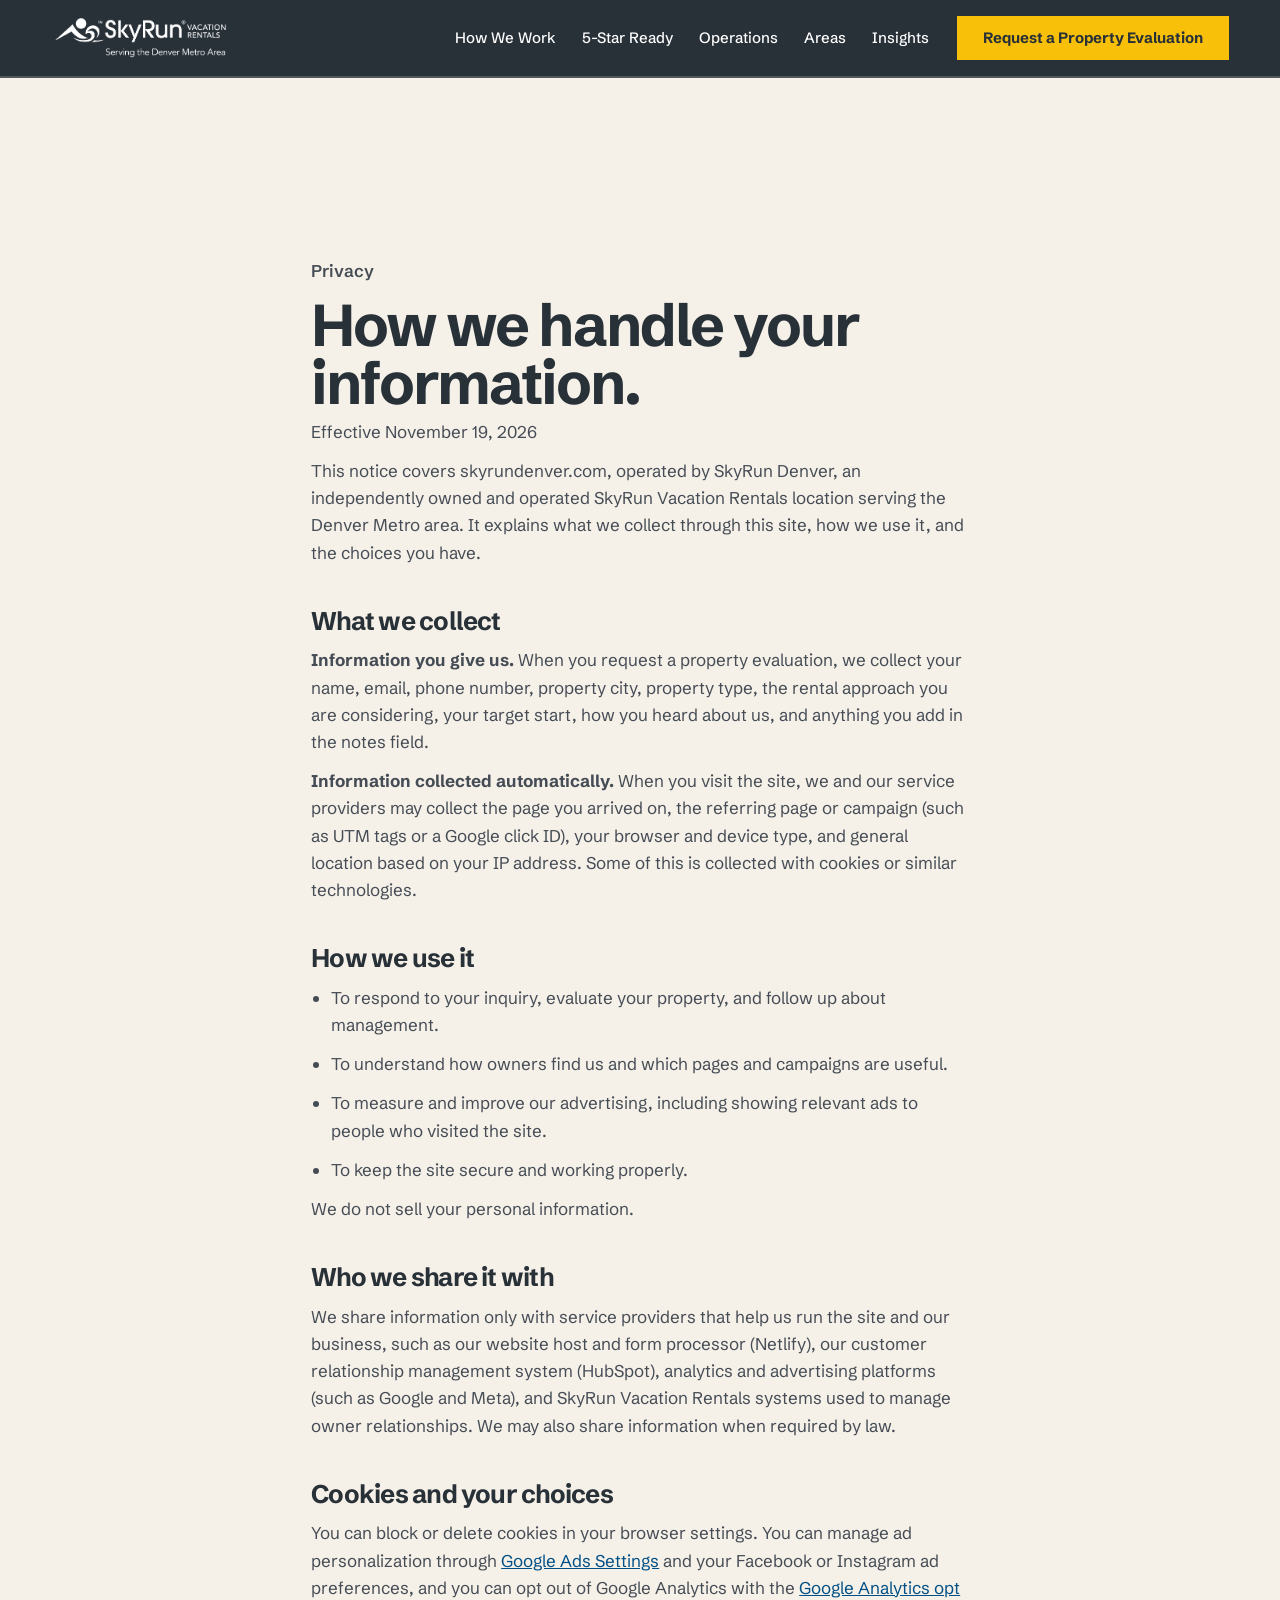
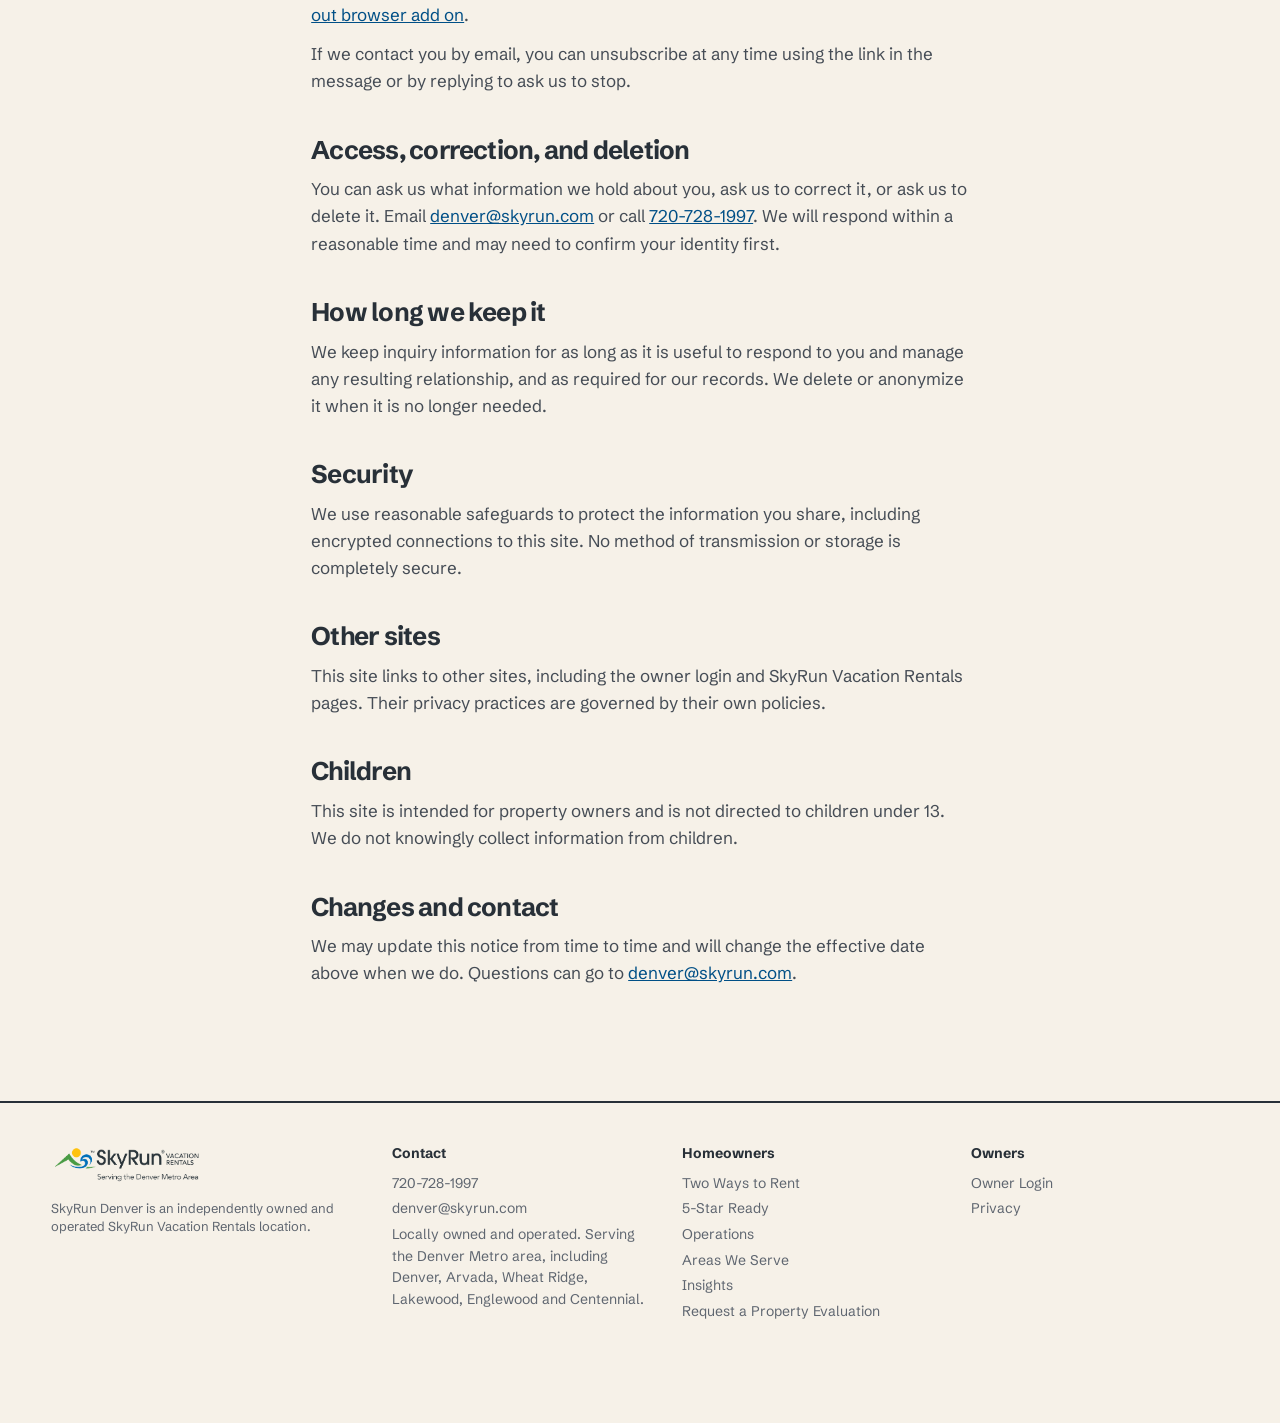
<file: privacy.html>
<!doctype html>
<html lang="en">
<head>
<meta charset="utf-8">
<meta name="viewport" content="width=device-width, initial-scale=1">
<title>Privacy | SkyRun Denver</title>
<meta name="description" content="How SkyRun Denver collects, uses, and protects the information you share through skyrundenver.com.">
<link rel="canonical" href="https://skyrundenver.com/privacy">
<meta property="og:type" content="website">
<meta property="og:site_name" content="SkyRun Denver">
<meta property="og:title" content="Privacy | SkyRun Denver">
<meta property="og:description" content="How SkyRun Denver collects, uses, and protects the information you share through skyrundenver.com.">
<meta property="og:url" content="https://skyrundenver.com/privacy">
<meta property="og:image" content="https://skyrundenver.com/assets/img/og-skyrun-denver.jpg?v=99c9760b">
<meta property="og:image:width" content="1200">
<meta property="og:image:height" content="630">
<meta property="og:image:alt" content="Rooftop deck at a SkyRun Denver home with the downtown Denver skyline">
<meta name="twitter:card" content="summary_large_image">
<meta name="twitter:image" content="https://skyrundenver.com/assets/img/og-skyrun-denver.jpg?v=99c9760b">
<link rel="preload" href="/assets/fonts/schibsted-grotesk-normal.woff2" as="font" type="font/woff2" crossorigin>
<link rel="stylesheet" href="/assets/css/site.css?v=20bd0192">
<link rel="icon" href="/assets/img/favicon.png" type="image/png">

<script id="hs-script-loader" async defer src="https://js-na2.hs-scripts.com/247984825.js"></script>
<meta name="msvalidate.01" content="4C8477B52376714CF481D739F1D6C362">
<script async src="https://www.googletagmanager.com/gtag/js?id=G-SFVBFCQWDM"></script><script>window.dataLayer=window.dataLayer||[];function gtag(){dataLayer.push(arguments);}gtag('js',new Date());gtag('config','G-SFVBFCQWDM');gtag('config','AW-18585104480');</script>
<script>window.SRD_ADS_LEAD='AW-18585104480/40NACIC3pr4dEODgiJ5F';</script>
</head>
<body>
<a class="skip" href="#main">Skip to content</a>
<header class="site-head dark" id="top"><div class="wrap">
  <a class="logo" href="/" aria-label="SkyRun Denver home"><img class="lg-light" src="/assets/img/skyrun-denver-horizontal-white.png" width="922" height="267" alt="SkyRun Vacation Rentals, serving the Denver Metro Area"><img class="lg-dark" src="/assets/img/skyrun-denver-horizontal.png" width="922" height="267" alt=""></a>
  <nav class="nav" id="nav" aria-label="Main">
    <a href="/#month">How We Work</a>
    <a href="/#ready">5-Star Ready</a>
    <a href="/operations">Operations</a>
    <a href="/areas">Areas</a>
    <a href="https://skyrun.com/blog/category/denver/" rel="noopener">Insights</a>
    <a class="btn navcta" href="/#evaluation">Request a Property Evaluation</a>
  </nav>
  <a class="btn sun" href="/#evaluation">Request a Property Evaluation</a>
  <button class="menu" type="button" aria-controls="nav" aria-expanded="false"><span></span><span></span>Menu</button>
</div></header>
<main id="main">

<section class="legal"><div class="wrap">
  <p class="kicker">Privacy</p>
  <h1 class="h2">How we handle your information.</h1>
  <p class="small">Effective November 19, 2026</p>
  <p>This notice covers skyrundenver.com, operated by SkyRun Denver, an independently owned and operated SkyRun Vacation Rentals location serving the Denver Metro area. It explains what we collect through this site, how we use it, and the choices you have.</p>

  <h2>What we collect</h2>
  <p><b>Information you give us.</b> When you request a property evaluation, we collect your name, email, phone number, property city, property type, the rental approach you are considering, your target start, how you heard about us, and anything you add in the notes field.</p>
  <p><b>Information collected automatically.</b> When you visit the site, we and our service providers may collect the page you arrived on, the referring page or campaign (such as UTM tags or a Google click ID), your browser and device type, and general location based on your IP address. Some of this is collected with cookies or similar technologies.</p>

  <h2>How we use it</h2>
  <ul>
    <li>To respond to your inquiry, evaluate your property, and follow up about management.</li>
    <li>To understand how owners find us and which pages and campaigns are useful.</li>
    <li>To measure and improve our advertising, including showing relevant ads to people who visited the site.</li>
    <li>To keep the site secure and working properly.</li>
  </ul>
  <p>We do not sell your personal information.</p>

  <h2>Who we share it with</h2>
  <p>We share information only with service providers that help us run the site and our business, such as our website host and form processor (Netlify), our customer relationship management system (HubSpot), analytics and advertising platforms (such as Google and Meta), and SkyRun Vacation Rentals systems used to manage owner relationships. We may also share information when required by law.</p>

  <h2>Cookies and your choices</h2>
  <p>You can block or delete cookies in your browser settings. You can manage ad personalization through <a href="https://adssettings.google.com" rel="noopener">Google Ads Settings</a> and your Facebook or Instagram ad preferences, and you can opt out of Google Analytics with the <a href="https://tools.google.com/dlpage/gaoptout" rel="noopener">Google Analytics opt out browser add on</a>.</p>
  <p>If we contact you by email, you can unsubscribe at any time using the link in the message or by replying to ask us to stop.</p>

  <h2>Access, correction, and deletion</h2>
  <p>You can ask us what information we hold about you, ask us to correct it, or ask us to delete it. Email <a href="mailto:denver@skyrun.com">denver@skyrun.com</a> or call <a href="tel:+17207281997">720-728-1997</a>. We will respond within a reasonable time and may need to confirm your identity first.</p>

  <h2>How long we keep it</h2>
  <p>We keep inquiry information for as long as it is useful to respond to you and manage any resulting relationship, and as required for our records. We delete or anonymize it when it is no longer needed.</p>

  <h2>Security</h2>
  <p>We use reasonable safeguards to protect the information you share, including encrypted connections to this site. No method of transmission or storage is completely secure.</p>

  <h2>Other sites</h2>
  <p>This site links to other sites, including the owner login and SkyRun Vacation Rentals pages. Their privacy practices are governed by their own policies.</p>

  <h2>Children</h2>
  <p>This site is intended for property owners and is not directed to children under 13. We do not knowingly collect information from children.</p>

  <h2>Changes and contact</h2>
  <p>We may update this notice from time to time and will change the effective date above when we do. Questions can go to <a href="mailto:denver@skyrun.com">denver@skyrun.com</a>.</p>
</div></section>
</main>
<footer class="site-foot"><div class="wrap">
  <div><a class="logo" href="/"><img src="/assets/img/skyrun-denver-horizontal.png" width="922" height="267" alt="SkyRun Vacation Rentals, serving the Denver Metro Area"></a><p class="small" style="margin-top:12px">SkyRun Denver is an independently owned and operated SkyRun Vacation Rentals location.</p></div>
  <div><p class="fh">Contact</p><p><a href="tel:+17207281997">720-728-1997</a></p><p><a href="mailto:denver@skyrun.com">denver@skyrun.com</a></p><p>Locally owned and operated. Serving the Denver Metro area, including Denver, Arvada, Wheat Ridge, Lakewood, Englewood and Centennial.</p></div>
  <div><p class="fh">Homeowners</p><p><a href="/#paths">Two Ways to Rent</a></p><p><a href="/#ready">5-Star Ready</a></p><p><a href="/operations">Operations</a></p><p><a href="/areas">Areas We Serve</a></p><p><a href="https://skyrun.com/blog/category/denver/" rel="noopener">Insights</a></p><p><a href="/#evaluation">Request a Property Evaluation</a></p></div>
  <div><p class="fh">Owners</p><p><a href="https://skyrundenver.trackhs.com/owner/" rel="noopener">Owner Login</a></p><p><a href="/privacy">Privacy</a></p></div>
</div></footer>
<a class="btn mcta" href="/#evaluation">Request a Property Evaluation</a>
<script src="/assets/js/site.js?v=b85fa7e5" defer></script>
</body>
</html>
</file>
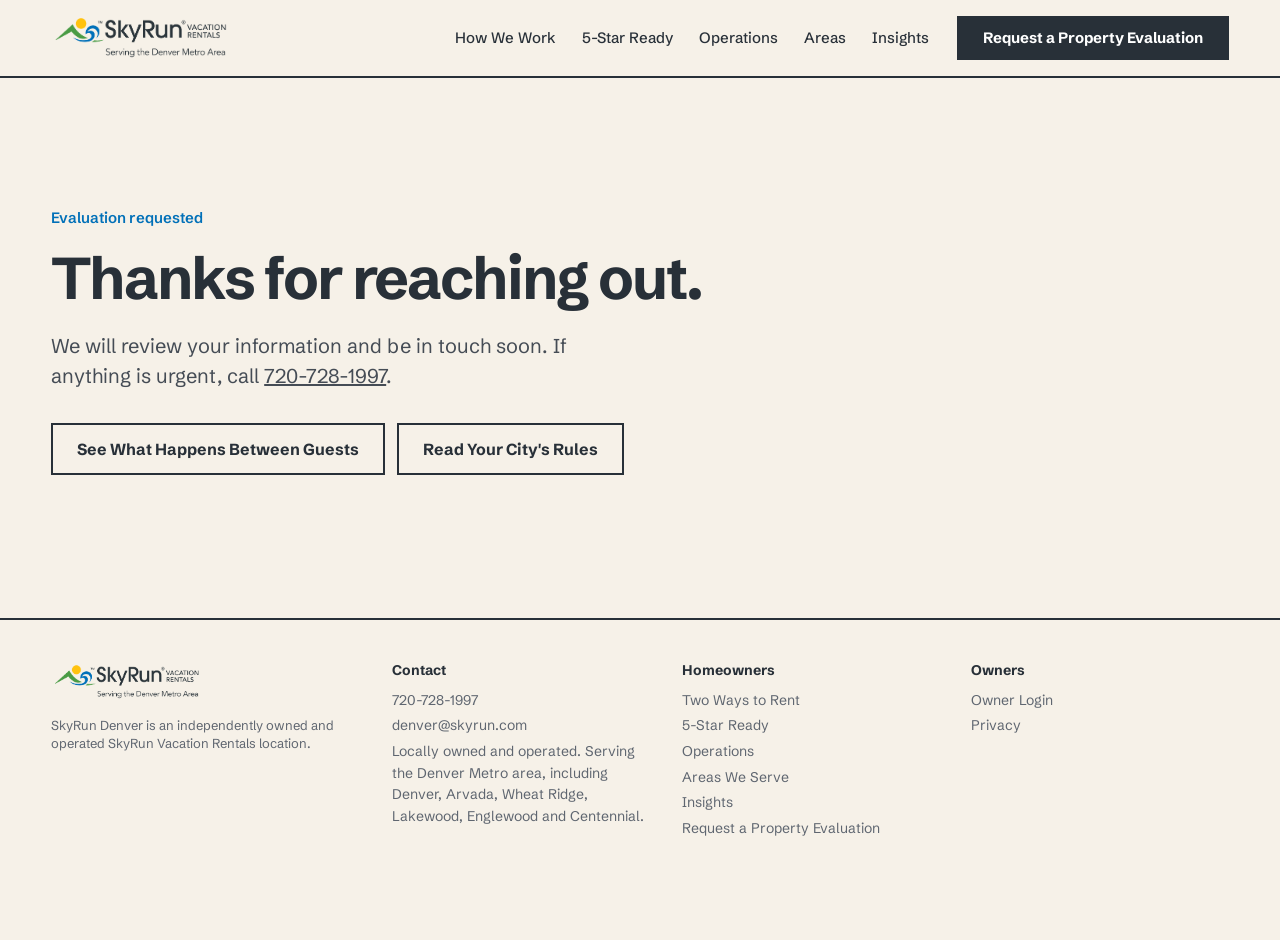
<file: thank-you.html>
<!doctype html>
<html lang="en">
<head>
<meta charset="utf-8">
<meta name="viewport" content="width=device-width, initial-scale=1">
<title>Evaluation Requested | SkyRun Denver</title>
<meta name="description" content="Your property evaluation request is in. The SkyRun Denver team follows up to schedule a walkthrough.">
<link rel="canonical" href="https://skyrundenver.com/thank-you">
<meta property="og:type" content="website">
<meta property="og:site_name" content="SkyRun Denver">
<meta property="og:title" content="Evaluation Requested | SkyRun Denver">
<meta property="og:description" content="Your property evaluation request is in. The SkyRun Denver team follows up to schedule a walkthrough.">
<meta property="og:url" content="https://skyrundenver.com/thank-you">
<meta property="og:image" content="https://skyrundenver.com/assets/img/og-skyrun-denver.jpg?v=99c9760b">
<meta property="og:image:width" content="1200">
<meta property="og:image:height" content="630">
<meta property="og:image:alt" content="Rooftop deck at a SkyRun Denver home with the downtown Denver skyline">
<meta name="twitter:card" content="summary_large_image">
<meta name="twitter:image" content="https://skyrundenver.com/assets/img/og-skyrun-denver.jpg?v=99c9760b">
<link rel="preload" href="/assets/fonts/schibsted-grotesk-normal.woff2" as="font" type="font/woff2" crossorigin>
<link rel="stylesheet" href="/assets/css/site.css?v=20bd0192">
<link rel="icon" href="/assets/img/favicon.png" type="image/png">
<meta name="robots" content="noindex">
<script id="hs-script-loader" async defer src="https://js-na2.hs-scripts.com/247984825.js"></script>
<meta name="msvalidate.01" content="4C8477B52376714CF481D739F1D6C362">
<script async src="https://www.googletagmanager.com/gtag/js?id=G-SFVBFCQWDM"></script><script>window.dataLayer=window.dataLayer||[];function gtag(){dataLayer.push(arguments);}gtag('js',new Date());gtag('config','G-SFVBFCQWDM');gtag('config','AW-18585104480');</script>
<script>window.SRD_ADS_LEAD='AW-18585104480/40NACIC3pr4dEODgiJ5F';</script>
</head>
<body>
<a class="skip" href="#main">Skip to content</a>
<header class="site-head" id="top"><div class="wrap">
  <a class="logo" href="/" aria-label="SkyRun Denver home"><img class="lg-light" src="/assets/img/skyrun-denver-horizontal-white.png" width="922" height="267" alt="SkyRun Vacation Rentals, serving the Denver Metro Area"><img class="lg-dark" src="/assets/img/skyrun-denver-horizontal.png" width="922" height="267" alt=""></a>
  <nav class="nav" id="nav" aria-label="Main">
    <a href="/#month">How We Work</a>
    <a href="/#ready">5-Star Ready</a>
    <a href="/operations">Operations</a>
    <a href="/areas">Areas</a>
    <a href="https://skyrun.com/blog/category/denver/" rel="noopener">Insights</a>
    <a class="btn navcta" href="/#evaluation">Request a Property Evaluation</a>
  </nav>
  <a class="btn" href="/#evaluation">Request a Property Evaluation</a>
  <button class="menu" type="button" aria-controls="nav" aria-expanded="false"><span></span><span></span>Menu</button>
</div></header>
<main id="main">

<section class="thanks"><div class="wrap">
  <p class="kicker">Evaluation requested</p>
  <h1 class="h2">Thanks for reaching out.</h1>
  <p class="lede">We will review your information and be in touch soon. If anything is urgent, call <a href="tel:+17207281997">720-728-1997</a>.</p>
  <div style="display:flex;gap:12px;flex-wrap:wrap"><a class="btn ghost" href="/operations">See What Happens Between Guests</a><a class="btn ghost" href="/areas">Read Your City's Rules</a></div>
</div></section>
</main>
<footer class="site-foot"><div class="wrap">
  <div><a class="logo" href="/"><img src="/assets/img/skyrun-denver-horizontal.png" width="922" height="267" alt="SkyRun Vacation Rentals, serving the Denver Metro Area"></a><p class="small" style="margin-top:12px">SkyRun Denver is an independently owned and operated SkyRun Vacation Rentals location.</p></div>
  <div><p class="fh">Contact</p><p><a href="tel:+17207281997">720-728-1997</a></p><p><a href="mailto:denver@skyrun.com">denver@skyrun.com</a></p><p>Locally owned and operated. Serving the Denver Metro area, including Denver, Arvada, Wheat Ridge, Lakewood, Englewood and Centennial.</p></div>
  <div><p class="fh">Homeowners</p><p><a href="/#paths">Two Ways to Rent</a></p><p><a href="/#ready">5-Star Ready</a></p><p><a href="/operations">Operations</a></p><p><a href="/areas">Areas We Serve</a></p><p><a href="https://skyrun.com/blog/category/denver/" rel="noopener">Insights</a></p><p><a href="/#evaluation">Request a Property Evaluation</a></p></div>
  <div><p class="fh">Owners</p><p><a href="https://skyrundenver.trackhs.com/owner/" rel="noopener">Owner Login</a></p><p><a href="/privacy">Privacy</a></p></div>
</div></footer>

<script src="/assets/js/site.js?v=b85fa7e5" defer></script>
</body>
</html>
</file>
<file: assets/css/site.css>
/* SkyRun Denver site styles. v0.1, 2026-11-06. Brand: charcoal #283038, blue #0070B8, green #489840, yellow #F8C008 from the Denver logo packet. */
@font-face{font-family:"Schibsted Grotesk";src:url(/assets/fonts/schibsted-grotesk-normal.woff2) format("woff2");font-weight:400 900;font-style:normal;font-display:swap}
@font-face{font-family:"Schibsted Grotesk";src:url(/assets/fonts/schibsted-grotesk-italic.woff2) format("woff2");font-weight:400 900;font-style:italic;font-display:swap}
/* v0.2: warmer ground, hairline rules, editorial sections */
:root{
  --paper:#F6F1E8; --sand:#EDE5D6; --cream:#FBF8F2; --ink:#283038; --body:#454C55; --mute:#737B86;
  --rule:#283038; --sky:#0070B8; --sky-ink:#004F86; --sun:#F8C008; --leaf:#489840;
  --photo:#E3DED2; --photo-2:#D5CFC0; --night:#283038; --night-2:#1E252C;
  --g:clamp(16px,4vw,64px);
}
*{box-sizing:border-box}
html{scroll-behavior:smooth}
body{margin:0;background:var(--paper);color:var(--body);font:17px/1.55 "Schibsted Grotesk",system-ui,sans-serif;-webkit-font-smoothing:antialiased}
a{color:inherit}
img{max-width:100%;height:auto;display:block}
:focus-visible{outline:3px solid var(--sky);outline-offset:3px}
.wrap{max-width:1400px;margin:0 auto;padding:0 var(--g)}
h1,h2,h3{margin:0;color:var(--ink);font-weight:700;letter-spacing:-.03em;line-height:1}
.disp{font-size:clamp(52px,8vw,132px);letter-spacing:-.045em;line-height:.92}
.h2{font-size:clamp(36px,4.6vw,72px);letter-spacing:-.035em;line-height:.98}
.small{font-size:13px;line-height:1.4;color:var(--mute)}
.btn{display:inline-flex;align-items:center;justify-content:center;min-height:52px;padding:0 24px;border:2px solid var(--ink);border-radius:0;background:var(--ink);color:#fff;font-weight:700;font-size:16px;text-decoration:none;cursor:pointer;font-family:inherit}
.btn:hover{background:var(--sky);border-color:var(--sky)}
.btn.ghost{background:transparent;color:var(--ink)}
.btn.ghost:hover{background:var(--ink);color:#fff}
.btn.sun{background:var(--sun);border-color:var(--sun);color:var(--ink)}
.btn.sun:hover{background:#e0ad00;border-color:#e0ad00}
.photo{background:var(--photo);position:relative;min-height:80px}
.photo::after{content:attr(data-label);position:absolute;left:10px;bottom:8px;font-size:12px;color:var(--mute)}
.photo.alt{background:var(--photo-2)}
.skip{position:absolute;left:-9999px;top:0;background:var(--sun);color:var(--ink);padding:12px 16px;font-weight:700;z-index:100}
.skip:focus{left:12px;top:12px}

/* header */
.site-head{border-bottom:2px solid var(--rule);background:var(--paper)}
.site-head .wrap{display:flex;align-items:center;min-height:76px;gap:28px}
.logo{display:block;line-height:0}
.logo img{height:52px;width:auto}
.nav{margin-left:auto;display:flex;gap:26px;font-size:15px;font-weight:500}
.nav a{text-decoration:none;color:var(--ink)}
.nav a:hover,.nav a[aria-current=page]{color:var(--sky)}
.nav a.quiet{color:var(--mute)}
.site-head .btn{min-height:44px;font-size:15px}
.site-head.dark{background:var(--night);border-bottom-color:rgba(244,241,234,.2)}
.site-head.dark .nav a{color:#fff}
.site-head.dark .nav a.quiet{color:rgba(244,241,234,.6)}
.site-head.dark .nav a:hover,.site-head.dark .nav a[aria-current=page]{color:var(--sun)}

/* hero (home) */
.hero{border-bottom:1px solid rgba(40,48,56,.35)}
.hero .wrap{display:grid;grid-template-columns:minmax(0,.9fr) minmax(0,1.1fr);gap:0}
.hero-l{padding:clamp(40px,6vw,96px) clamp(24px,4vw,64px) clamp(40px,6vw,96px) 0;border-right:1px solid rgba(40,48,56,.35)}
.hero-l p.lede{font-size:clamp(18px,1.5vw,22px);line-height:1.45;max-width:30ch;margin:28px 0 36px;color:var(--ink)}
.hero-l .acts{display:flex;gap:12px;flex-wrap:wrap}
.kicker{font-size:15px;font-weight:600;color:var(--sky);margin:0 0 20px}

/* calendar */
.cal{padding:0 0 0 clamp(24px,4vw,64px)}
.cal .head{display:flex;justify-content:space-between;align-items:baseline;padding:18px 0 12px;border-bottom:2px solid var(--rule)}
.cal .head b{font-size:clamp(22px,2.4vw,34px);font-weight:800;letter-spacing:-.04em;color:var(--ink)}
.cal .head span{font-size:13px;font-weight:600;color:var(--mute)}
.grid7{display:grid;grid-template-columns:repeat(7,minmax(0,1fr));gap:3px;background:transparent;border:0;margin-top:16px}
.d{background:var(--sand);aspect-ratio:1;position:relative;padding:6px;font-size:12px;font-weight:600;color:var(--mute)}
.d.b,.d.m{background:var(--cream)}
.d.b::after,.d.m::after,.d.t::after{content:"";position:absolute;left:4px;right:4px;bottom:6px;height:6px;background:var(--ink)}
.d.m::after{background:var(--sky)}
.d.t::after{background:var(--ink);opacity:.3}
.d.n{color:var(--ink)}
.d.n::before{content:attr(data-n);position:absolute;right:5px;top:4px;width:18px;height:18px;border-radius:50%;background:var(--sun);color:var(--ink);font-size:11px;font-weight:800;display:grid;place-items:center}
.d.x{background:var(--photo)}
.keyrow{display:flex;gap:18px;flex-wrap:wrap;margin:12px 0 0;font-size:12.5px;color:var(--mute)}
.keyrow i{display:inline-block;width:18px;height:6px;background:var(--ink);vertical-align:middle;margin-right:6px}
.keyrow i.m{background:var(--sky)}
.keyrow i.t{opacity:.3}

/* ledger rows */
.ledger{display:flex;flex-direction:column}
.ledger .head{display:grid;grid-template-columns:96px 1fr 120px;gap:16px;padding:18px 0 12px;border-bottom:2px solid var(--rule);font-size:13px;font-weight:600;color:var(--mute)}
.row{display:grid;grid-template-columns:96px 1fr 120px;gap:16px;padding:16px 0;border-bottom:1px solid rgba(40,48,56,.18);align-items:start}
.row:last-child{border-bottom:0}
.row .t{font-size:clamp(18px,1.8vw,26px);font-weight:800;letter-spacing:-.04em;color:var(--ink);line-height:1;font-variant-numeric:tabular-nums}
.row .t.big{font-size:clamp(22px,2.2vw,34px)}
.row .t.now{color:var(--sky)}
.row h3{font-size:18px;font-weight:700;letter-spacing:-.02em;margin:0 0 4px}
.row p{margin:0;font-size:15px;color:var(--body)}
.row .who{font-size:13px;color:var(--mute);text-align:right;padding-top:3px}
.row .photo{height:64px;margin-top:10px;width:120px}
.ledger .foot{padding-top:20px;font-size:14px;color:var(--mute)}

/* photo band */
.band{border-bottom:1px solid rgba(40,48,56,.35)}
.band .photo{aspect-ratio:21/9;min-height:280px}
.band .photo::after{left:var(--g);bottom:20px;font-size:14px;color:var(--ink)}
.band .cap{padding:16px var(--g);font-size:14px;color:var(--mute);border-top:1px solid rgba(40,48,56,.25)}

/* statement */
.record{border-bottom:1px solid rgba(40,48,56,.35);padding:clamp(56px,7vw,112px) 0;background:var(--sand)}
.record .wrap{display:grid;grid-template-columns:minmax(0,.8fr) minmax(0,1.2fr);gap:clamp(32px,5vw,80px);align-items:start}
.record .lede{font-size:19px;line-height:1.5;margin:24px 0 0;max-width:44ch}
.stmt{border:0;background:var(--cream);box-shadow:0 1px 0 rgba(40,48,56,.2)}
.stmt .top{display:flex;justify-content:space-between;padding:18px 24px;border-bottom:1px solid rgba(40,48,56,.2);font-size:14px;font-weight:600}
.stmt .top span:last-child{color:var(--sky)}
.stmt .grid{display:grid;grid-template-columns:repeat(4,minmax(0,1fr))}
.stmt .cell{padding:24px;border-bottom:1px solid rgba(40,48,56,.15)}
.stmt .cell b{display:block;font-size:clamp(28px,3vw,44px);font-weight:800;letter-spacing:-.04em;color:var(--ink);line-height:1;font-variant-numeric:tabular-nums}
.stmt .cell span{display:block;font-size:13px;color:var(--mute);margin-top:6px}
.stmt .photos{display:grid;grid-template-columns:repeat(6,minmax(0,1fr));gap:4px;padding:4px;background:var(--cream)}
.stmt .photos .photo{aspect-ratio:1;min-height:0}
.stmt .photos .photo::after{display:none}
.stmt .note{padding:14px 20px;font-size:13px;color:var(--mute)}

/* tables */
.paths{border-bottom:1px solid rgba(40,48,56,.35);padding:clamp(56px,7vw,112px) 0}
.tbl{width:100%;border-collapse:collapse;margin-top:40px}
.tbl th,.tbl td{text-align:left;vertical-align:top;padding:18px 16px 18px 0;border-top:1px solid rgba(40,48,56,.3);font-size:16px}
.tbl th{font-size:14px;font-weight:600;color:var(--mute);width:22%;padding-right:24px}
.tbl thead th{border-top:0;padding-top:0;color:var(--ink);font-size:clamp(24px,2.6vw,36px);font-weight:800;letter-spacing:-.035em;width:39%}
.tbl thead th:first-child{width:22%}
.tbl tr.fit td{font-weight:700;color:var(--ink)}
.areas .tbl td:first-child{font-size:clamp(22px,2.4vw,32px);font-weight:800;letter-spacing:-.035em;color:var(--ink);width:30%}
.areas .tbl td:last-child{width:18%;text-align:right}
.areas .tbl td a{color:var(--sky-ink);font-weight:600;text-decoration:none;font-size:15px}
.areas .tbl td a:hover{text-decoration:underline}
.areas{border-bottom:1px solid rgba(40,48,56,.35);padding:clamp(56px,7vw,112px) 0}

/* split */
.split{border-bottom:1px solid rgba(40,48,56,.35)}
.split .wrap{display:grid;grid-template-columns:1fr 1fr}
.split .col{padding:clamp(56px,7vw,112px) clamp(24px,4vw,64px) clamp(56px,7vw,112px) 0}
.split .col+.col{border-left:1px solid rgba(40,48,56,.35);padding:clamp(56px,7vw,112px) 0 clamp(56px,7vw,112px) clamp(24px,4vw,64px)}
.split h3{font-size:clamp(26px,2.8vw,40px);letter-spacing:-.035em;margin-bottom:20px}
.split ul{margin:0;padding:0;list-style:none}
.split li{padding:12px 0;border-top:1px solid rgba(40,48,56,.25);font-size:16px}
.split li b{color:var(--ink);font-weight:700}
.split .part{font-size:14px;color:var(--mute);margin-top:20px}
.split .part a{color:var(--sky-ink)}

/* review */
.voice{border-bottom:1px solid rgba(40,48,56,.35);padding:clamp(56px,7vw,112px) 0}
.voice .wrap{display:grid;grid-template-columns:minmax(0,.4fr) minmax(0,.6fr);gap:clamp(24px,4vw,64px);align-items:center}
.voice .photo{aspect-ratio:4/5}
.voice blockquote{margin:0;font-size:clamp(28px,3.4vw,52px);font-weight:500;font-style:italic;letter-spacing:-.03em;line-height:1.1;color:var(--ink);max-width:22ch}
.voice cite{display:block;margin-top:20px;font-style:normal;font-size:15px;color:var(--mute)}

/* form */
.ask{padding:clamp(56px,7vw,112px) 0}
.ask .wrap{display:grid;grid-template-columns:minmax(0,.9fr) minmax(0,1.1fr);gap:clamp(32px,5vw,80px)}
.ask p.lede{font-size:19px;line-height:1.5;margin:24px 0 0;max-width:40ch}
form.eval{display:grid;grid-template-columns:1fr 1fr;gap:0 24px;border-top:2px solid var(--rule)}
.f{display:flex;flex-direction:column;gap:6px;padding:16px 0;border-bottom:1px solid rgba(40,48,56,.3)}
.f.full{grid-column:1/-1}
label{font-size:13px;font-weight:600;color:var(--mute)}
input,select,textarea{font:inherit;font-size:17px;color:var(--ink);background:transparent;border:0;border-bottom:2px solid var(--ink);padding:8px 0;min-height:44px;width:100%;border-radius:0}
select{appearance:none;background-image:linear-gradient(45deg,transparent 50%,var(--ink) 50%),linear-gradient(135deg,var(--ink) 50%,transparent 50%);background-position:calc(100% - 14px) 50%,calc(100% - 8px) 50%;background-size:6px 6px;background-repeat:no-repeat}
textarea{min-height:80px;resize:vertical}
input:focus,select:focus,textarea:focus{outline:none;border-bottom-color:var(--sky)}
input:user-invalid,select:user-invalid{border-bottom-color:#B8342C}
.consent{grid-column:1/-1;display:flex;gap:10px;align-items:flex-start;font-size:14px;padding:18px 0;color:var(--body)}
.consent input{width:20px;height:20px;min-height:0;margin-top:1px;flex:none}
form.eval .btn{grid-column:1/-1;width:100%;min-height:60px;font-size:18px;margin-top:8px}
.privacy{grid-column:1/-1;font-size:13px;color:var(--mute);padding-top:12px}
.hp{display:none!important}

/* map (areas page) */
.maphero{background:var(--night);color:#fff;overflow:hidden}
.maphero .wrap{display:grid;grid-template-columns:minmax(0,.85fr) minmax(0,1.15fr);gap:clamp(24px,4vw,64px);padding-top:clamp(40px,6vw,88px);padding-bottom:clamp(40px,6vw,88px);align-items:center}
.maphero h1{color:#fff;font-size:clamp(48px,6.6vw,104px);letter-spacing:-.045em;line-height:.94}
.maphero h1 em{font-style:italic;font-weight:500;color:var(--sun)}
.maphero p.lede{font-size:clamp(17px,1.4vw,20px);line-height:1.5;max-width:34ch;margin:24px 0 28px;color:rgba(244,241,234,.8)}
.pickline{font-size:14px;font-weight:600;color:var(--sun);margin:0 0 10px}
.chips{display:flex;flex-wrap:wrap;gap:8px}
.chip{font:600 15px "Schibsted Grotesk",system-ui,sans-serif;color:#fff;background:transparent;border:1.5px solid rgba(244,241,234,.35);padding:10px 14px;cursor:pointer;min-height:44px}
.chip:hover{border-color:#fff}
.chip[aria-pressed=true]{background:var(--sun);color:var(--ink);border-color:var(--sun)}
.map{position:relative;width:100%}
.map svg{width:100%;height:auto;display:block;overflow:visible}
.map text{font:600 14px "Schibsted Grotesk",system-ui,sans-serif;fill:#fff;pointer-events:none}
.map text.sm{font-size:11px;font-weight:500;fill:rgba(244,241,234,.6);letter-spacing:.02em}
.map .city{cursor:pointer}
.map .city circle{fill:var(--night);stroke:#fff;stroke-width:1.5;transition:fill .15s}
.map .city:hover circle,.map .city.on circle{fill:var(--sun);stroke:var(--sun)}
.map .city.on text{fill:var(--sun)}
.map .range path{fill:none;stroke:rgba(244,241,234,.5);stroke-width:1}
.map .range path.snow{stroke:#fff;stroke-width:1.5}
.map .roads path{fill:none;stroke:rgba(244,241,234,.18);stroke-width:1}
.map .roads path.i{stroke-width:2;stroke:rgba(244,241,234,.35)}
.map .key{margin:10px 0 0;font-size:12px;color:rgba(244,241,234,.6);line-height:1.4}
.rules{margin:40px 0 0;padding:0;list-style:none}
.rules li{display:grid;grid-template-columns:minmax(0,.4fr) minmax(0,.6fr);gap:20px;padding:18px 0;border-top:1px solid rgba(40,48,56,.25)}
.rules li:last-child{border-bottom:1px solid rgba(40,48,56,.25)}
.rules b{font-size:clamp(22px,2.4vw,34px);font-weight:800;letter-spacing:-.04em;color:var(--ink);line-height:1}
.rules b small{display:block;font-size:13px;font-weight:600;color:var(--mute);letter-spacing:0;margin-top:6px}
.rules p{margin:0;font-size:16px}
.rules p a{color:var(--sky-ink);font-weight:600}
@media (prefers-reduced-motion:reduce){.map .city circle{transition:none}html{scroll-behavior:auto}}

/* thank you */
.thanks{padding:clamp(64px,10vw,160px) 0;min-height:60vh}
.thanks .lede{font-size:20px;line-height:1.5;margin:24px 0 32px;max-width:44ch}

/* footer */
.site-foot{border-top:2px solid var(--rule);padding:40px 0 96px;font-size:14px;color:var(--mute)}
.site-foot .wrap{display:grid;grid-template-columns:1.2fr 1fr 1fr 1fr;gap:32px}
.site-foot .logo img{height:44px}
.site-foot h4{margin:0 0 8px;color:var(--ink);font-size:14px}
.site-foot p{margin:0 0 4px}
.site-foot a{text-decoration:none}
.site-foot a:hover{text-decoration:underline}
.pend{color:var(--sky-ink)}
.mcta{display:none}

/* reveal on scroll (one orchestrated moment per page: section heads) */
.rv{opacity:0;transform:translateY(18px);transition:opacity .8s cubic-bezier(.2,.7,.1,1),transform .8s cubic-bezier(.2,.7,.1,1)}
.rv.d1{transition-delay:.1s}.rv.d2{transition-delay:.2s}.rv.d3{transition-delay:.3s}
.rv.in{opacity:1;transform:none}
@media (prefers-reduced-motion:reduce){.rv{opacity:1;transform:none;transition:none}}

@media (max-width:980px){
  .nav{display:none}
  .hero .wrap,.record .wrap,.ask .wrap,.split .wrap,.voice .wrap,.maphero .wrap{grid-template-columns:1fr}
  .hero-l{border-right:0;border-bottom:2px solid var(--rule);padding-right:0}
  .cal{padding-left:0}
  .split .col+.col{border-left:0;border-top:2px solid var(--rule);padding-left:0}
  .split .col{padding-right:0}
  .stmt .grid{grid-template-columns:1fr 1fr}
  .stmt .cell:nth-child(2n){border-right:0}
  .stmt .photos{grid-template-columns:repeat(3,minmax(0,1fr))}
  .voice .photo{max-width:320px}
  .site-foot .wrap{grid-template-columns:1fr 1fr}
}
@media (max-width:640px){
  body{font-size:16px}
  .site-head .btn{display:none}
  .logo img{height:40px}
  .row{grid-template-columns:72px 1fr}
  .row .who{grid-column:2;text-align:left}
  .tbl thead{display:none}
  .tbl tr{display:block;padding:12px 0;border-top:1px solid rgba(40,48,56,.3)}
  .tbl th,.tbl td{display:block;border:0;padding:4px 0;width:auto}
  .tbl th{font-size:12px}
  .areas .tbl td:last-child{text-align:left}
  .rules li{grid-template-columns:1fr}
  form.eval{grid-template-columns:1fr}
  .site-foot .wrap{grid-template-columns:1fr}
  .band .photo{aspect-ratio:4/3}
  .mcta{display:flex;position:fixed;left:12px;right:12px;bottom:12px;z-index:30}
}

/* v0.2 additions */
.word{font-size:clamp(64px,11vw,176px);letter-spacing:-.05em;line-height:.88;color:var(--ink);font-weight:800}
.word+.lede,.word+p{margin-top:20px}
.paths-ed{display:grid;grid-template-columns:1fr 1fr;gap:clamp(24px,4vw,64px);margin-top:clamp(32px,4vw,56px)}
.path{display:flex;flex-direction:column}
.path .photo{aspect-ratio:4/3;margin-bottom:22px}
.path h3{font-size:clamp(30px,3.4vw,52px);letter-spacing:-.04em;margin-bottom:12px}
.path p{margin:0 0 10px;max-width:46ch}
.path .fit{font-weight:700;color:var(--ink);margin-top:14px;padding-top:14px;border-top:1px solid rgba(40,48,56,.25)}
.homes{padding:clamp(56px,7vw,112px) 0;border-bottom:1px solid rgba(40,48,56,.35)}
.homes .grid{display:grid;grid-template-columns:1.25fr 1fr 1fr;gap:clamp(16px,2vw,28px);margin-top:clamp(28px,4vw,48px)}
.homes .photo{aspect-ratio:4/5}
.homes .grid > div:first-child .photo{aspect-ratio:auto;height:100%;min-height:360px}
.homes h3{font-size:20px;margin:14px 0 4px;letter-spacing:-.02em}
.homes p{margin:0;font-size:15px;color:var(--mute)}
.letter{border-bottom:1px solid rgba(40,48,56,.35);padding:clamp(56px,7vw,112px) 0;background:var(--sand)}
.letter .wrap{display:grid;grid-template-columns:minmax(0,.4fr) minmax(0,.6fr);gap:clamp(24px,4vw,64px);align-items:start}
.letter .card{background:var(--cream);padding:clamp(24px,3vw,44px);font-size:18px;line-height:1.6;box-shadow:0 1px 0 rgba(40,48,56,.2)}
.letter .card p{margin:0 0 16px}
.letter .card p:last-child{margin:0}
.letter .sig{font-weight:700;color:var(--ink)}
.letter .photo{aspect-ratio:4/5;max-width:420px}
.cal .head b{font-size:clamp(40px,5vw,72px);letter-spacing:-.05em}
@media (max-width:980px){.homes .grid{grid-template-columns:1fr 1fr}.homes .grid > div:first-child{grid-column:1/-1}.homes .grid > div:first-child .photo{min-height:0;aspect-ratio:16/10;height:auto}.letter .wrap{grid-template-columns:1fr}}
@media (max-width:640px){.paths-ed,.homes .grid{grid-template-columns:1fr}.word{font-size:clamp(56px,16vw,96px)}}

/* v0.3, 2026-11-12: photo led hero, serif accents, marquee, gallery strip, header states, mobile menu */
:root{--serif:"Iowan Old Style","Palatino Linotype",Palatino,"Book Antiqua",Georgia,serif;--grain:url("data:image/svg+xml,%3Csvg xmlns='http://www.w3.org/2000/svg' width='160' height='160'%3E%3Cfilter id='n'%3E%3CfeTurbulence type='fractalNoise' baseFrequency='.9' numOctaves='2' stitchTiles='stitch'/%3E%3CfeColorMatrix values='0 0 0 0 0 0 0 0 0 0 0 0 0 0 0 0 0 0 .5 0'/%3E%3C/filter%3E%3Crect width='100%25' height='100%25' filter='url(%23n)'/%3E%3C/svg%3E")}
.acc{font-family:var(--serif);font-style:italic;font-weight:400;letter-spacing:-.02em}
.disp .acc,.word .acc{letter-spacing:-.03em}
.disp.sub{font-size:clamp(44px,6vw,96px)}
.photo{background:linear-gradient(165deg,#DCD2BE 0%,#C9BBA2 55%,#B7A78C 100%);overflow:hidden}
.photo.alt{background:linear-gradient(165deg,#D3CBBE 0%,#B9AF9E 55%,#A3998A 100%)}
.photo::before{content:"";position:absolute;inset:0;background:var(--grain);opacity:.35;mix-blend-mode:multiply;pointer-events:none}
.photo::after{color:rgba(40,48,56,.75)}

/* header states */
.site-head{position:sticky;top:0;z-index:40;transition:background .3s,border-color .3s}
.site-head .lg-light{display:none}
.site-head.dark .lg-light,.site-head.over .lg-light{display:block}
.site-head.dark .lg-dark,.site-head.over .lg-dark{display:none}
.site-head.over{position:fixed;left:0;right:0;background:transparent;border-bottom-color:transparent}
.site-head.over .nav a{color:#fff}
.site-head.over .nav a.quiet{color:rgba(244,241,234,.65)}
.site-head.over .nav a:hover,.site-head.over .nav a[aria-current=page]{color:var(--sun)}
.site-head.over .btn{background:rgba(40,48,56,.35);border-color:rgba(244,241,234,.5);backdrop-filter:blur(8px)}
.site-head.over .btn:hover{background:var(--sun);border-color:var(--sun);color:var(--ink)}
.site-head.over.solid{background:var(--paper);border-bottom-color:var(--rule)}
.site-head.over.solid .lg-light{display:none}.site-head.over.solid .lg-dark{display:block}
.site-head.over.solid .nav a{color:var(--ink)}.site-head.over.solid .nav a.quiet{color:var(--mute)}
.site-head.over.solid .nav a:hover,.site-head.over.solid .nav a[aria-current=page]{color:var(--sky)}
.site-head.over.solid .btn{background:var(--ink);border-color:var(--ink);backdrop-filter:none;color:#fff}
.site-head.over.solid .btn:hover{background:var(--sky);border-color:var(--sky)}
.navcta{display:none}
.menu{display:none;margin-left:auto;background:transparent;border:0;font:600 14px "Schibsted Grotesk",system-ui,sans-serif;color:var(--ink);cursor:pointer;padding:10px 0 10px 34px;position:relative;min-height:44px}
.menu span{position:absolute;left:0;width:24px;height:2px;background:currentColor;top:18px;transition:transform .25s,top .25s}
.menu span+span{top:26px}
.menu[aria-expanded=true] span{top:22px;transform:rotate(45deg)}
.menu[aria-expanded=true] span+span{transform:rotate(-45deg)}
.site-head.dark .menu,.site-head.over .menu{color:#fff}
.site-head.over.solid .menu{color:var(--ink)}

/* photo hero */
.hero-photo{position:relative;min-height:92svh;display:flex;align-items:flex-end;background:var(--night);color:#fff;overflow:hidden}
.hero-photo .photo{position:absolute;inset:0;min-height:0;transform:scale(1.06);transition:transform 1.6s cubic-bezier(.2,.7,.1,1),opacity 1.2s;opacity:0}
.hero-photo .photo.in{transform:none;opacity:1}
.hero-photo .photo::after{left:var(--g);bottom:auto;top:96px;color:rgba(244,241,234,.75)}
.hero-photo::after{content:"";position:absolute;inset:0;background:linear-gradient(180deg,rgba(30,37,44,.58) 0%,rgba(30,37,44,0) 38%,rgba(30,37,44,.1) 55%,rgba(30,37,44,.78) 100%);pointer-events:none}
.hero-photo .copy{position:relative;z-index:1;padding-top:140px;padding-bottom:clamp(40px,6vw,80px);width:100%}
.hero-photo .kicker{color:#fff;padding-left:34px;position:relative}
.hero-photo .kicker::before{content:"";position:absolute;left:0;top:50%;width:22px;height:3px;background:var(--sun);transform:translateY(-50%)}
.hero-photo h1{color:#fff;max-width:14ch;font-size:clamp(48px,8.4vw,140px);text-wrap:balance}
.hero-photo h1 .acc{color:#fff}
.hero-photo .acts{display:flex;gap:12px;flex-wrap:wrap;margin-top:clamp(24px,3vw,40px)}
.btn.glass{background:rgba(244,241,234,.12);border-color:rgba(244,241,234,.55);color:#fff;backdrop-filter:blur(8px)}
.btn.glass:hover{background:#fff;border-color:#fff;color:var(--ink)}

/* marquee */
.marquee{overflow:hidden;border-bottom:1px solid rgba(40,48,56,.35);background:var(--sand);padding:14px 0}
.marquee .track{display:flex;gap:0;width:max-content;animation:mq 42s linear infinite}
.marquee span{font-size:clamp(15px,1.3vw,18px);font-weight:600;color:var(--ink);letter-spacing:.01em;padding:0 28px;position:relative;white-space:nowrap}
.marquee span::after{content:"";position:absolute;right:-4px;top:50%;width:7px;height:7px;background:var(--sun);transform:translateY(-50%) rotate(45deg)}
@keyframes mq{to{transform:translateX(-33.333%)}}
.marquee:hover .track{animation-play-state:paused}

/* month section (old hero) */
.hero.month{border-top:0}

/* homes strip */
.homes{padding-left:0;padding-right:0}
.homes .head{position:relative}
.homes .hint{position:absolute;right:var(--g);bottom:0;color:var(--mute)}
.homes .hint::after{content:" →"}
.strip{display:flex;gap:clamp(12px,1.6vw,22px);overflow-x:auto;scroll-snap-type:x mandatory;padding:clamp(28px,4vw,48px) var(--g) 8px;scrollbar-width:none;-webkit-overflow-scrolling:touch}
.strip::-webkit-scrollbar{display:none}
.strip .card{flex:0 0 min(74vw,520px);scroll-snap-align:start;margin:0}
.strip .card:first-child{flex-basis:min(86vw,760px)}
.strip .photo{aspect-ratio:4/5}
.strip .card:first-child .photo{aspect-ratio:16/11}
.strip figcaption h3{font-size:20px;margin:14px 0 4px;letter-spacing:-.02em}
.strip figcaption p{margin:0;font-size:15px;color:var(--mute)}
.strip:focus-visible{outline-offset:-3px}

/* sticky statement intro, band image reveal */
.record .wrap > div:first-child{position:sticky;top:110px}
.band{overflow:hidden}
.band .photo.rv{transform:scale(1.04);transition:transform 1.4s cubic-bezier(.2,.7,.1,1),opacity 1s}
.band .photo.rv.in{transform:none}
.letter .card{position:relative}
.letter .card::before{content:"\201C";position:absolute;left:clamp(12px,2vw,24px);top:-12px;font-family:var(--serif);font-size:120px;line-height:1;color:var(--sun);pointer-events:none}

@media (max-width:980px){
  .menu{display:block}
  .site-head .btn{display:none}
  .nav{display:none;position:fixed;inset:76px 0 0 0;background:var(--paper);flex-direction:column;gap:0;padding:12px var(--g) 40px;font-size:24px;font-weight:700;z-index:39;overflow:auto}
  .nav.open{display:flex}
  .nav a{padding:16px 0;border-bottom:1px solid rgba(40,48,56,.2);color:var(--ink)!important}
  .nav a.navcta{display:inline-flex;margin-top:24px;border-bottom:0;color:#fff!important;font-size:17px}
  .site-head.over .nav a:not(.navcta){color:var(--ink)!important}
  .record .wrap > div:first-child{position:static}
  .hero-photo{min-height:78svh}
  .hero-photo .copy{padding-top:110px}
}
@media (max-width:640px){
  .hero-photo h1{font-size:clamp(42px,12vw,64px)}
  .hero-photo .photo::after{top:84px;left:16px}
  .strip .card{flex-basis:80vw}
  .strip .card:first-child{flex-basis:88vw}
  .strip .card:first-child .photo{aspect-ratio:4/5}
}
@media (prefers-reduced-motion:reduce){.marquee .track{animation:none}.hero-photo .photo,.band .photo.rv{transform:none;opacity:1;transition:none}}

/* v0.3b: calendar focused on short stays, turns, service visits, inspections; 30 night stay runs past the month */
.d{overflow:hidden}
.d em{position:absolute;left:5px;bottom:14px;font-style:normal;font-size:9px;font-weight:700;letter-spacing:.04em;text-transform:uppercase;color:var(--ink);line-height:1}
.d.t{background:var(--cream)}
.d.t::after{background:var(--sun);opacity:1}
.d.t.i::after{background:var(--leaf)}
.d.s::before{content:attr(data-n)}
.d.s:not(.n)::before{content:"";width:8px;height:8px;background:var(--sky);border-radius:50%;right:6px;top:6px}
.d.s .em{color:var(--sky)}
.d.m em{color:var(--sky-ink)}
.d.nx{background:var(--sand);color:var(--mute);font-weight:500}
.d.nx::after{background:var(--sky);opacity:.55}
.d.more::after{right:-4px;clip-path:polygon(0 0,calc(100% - 6px) 0,100% 50%,calc(100% - 6px) 100%,0 100%)}
.d.more em{color:var(--sky-ink)}
.keyrow i.t{background:var(--sun);opacity:1}
.keyrow i.s{width:8px;height:8px;border-radius:50%;background:var(--sky)}
.keyrow i.i{background:var(--leaf)}
@media (max-width:640px){.d em{display:none}.d.nx{font-size:10px}}

/* v0.3c: owner review carousel */
.voice .wrap{grid-template-columns:minmax(0,.38fr) minmax(0,.62fr);align-items:start}
.voice .word{font-size:clamp(56px,7.5vw,120px)}
.voice .gline{margin:24px 0 0;font-size:16px;color:var(--ink);line-height:1.5}
.voice .gline a{color:var(--sky-ink);font-weight:600}
.voice .stars{color:var(--sun);letter-spacing:.08em;font-size:18px}
.carousel{position:relative}
.slides{list-style:none;margin:0;padding:0;display:flex;overflow-x:auto;scroll-snap-type:x mandatory;scrollbar-width:none;gap:0}
.slides::-webkit-scrollbar{display:none}
.slide{flex:0 0 100%;scroll-snap-align:start;padding:4px 4px 0}
.slide blockquote{margin:0;font-size:clamp(26px,3vw,46px);font-weight:500;font-style:italic;letter-spacing:-.03em;line-height:1.12;color:var(--ink);max-width:24ch;text-wrap:pretty}
.slide blockquote::before{content:"\201C";color:var(--sun);margin-right:.08em}
.slide cite{display:block;margin-top:22px;font-style:normal;font-size:15px;font-weight:600;color:var(--ink)}
.slide cite small{display:block;font-weight:400;color:var(--mute);margin-top:2px}
.ctl{display:flex;align-items:center;gap:16px;margin-top:28px;padding-top:18px;border-top:1px solid rgba(40,48,56,.25)}
.ctl .prev,.ctl .next{background:transparent;border:1.5px solid var(--ink);color:var(--ink);width:44px;height:44px;font:inherit;font-size:18px;cursor:pointer}
.ctl .prev:hover,.ctl .next:hover{background:var(--ink);color:#fff}
.dots{display:flex;gap:8px}
.dots button{width:10px;height:10px;border-radius:50%;border:0;background:rgba(40,48,56,.25);cursor:pointer;padding:0}
.dots button[aria-current=true]{background:var(--ink)}
@media (max-width:980px){.voice .wrap{grid-template-columns:1fr}}

/* round 4: city source links */
a.src{color:var(--mute);font-size:14px;text-decoration:underline;text-underline-offset:3px}
a.src:hover{color:var(--sky-ink)}

/* v0.4 Copy Pass 1: hero lede, 5-Star Ready, Operations steps */
.hero-photo .lede{color:rgba(255,255,255,.9);font-size:clamp(17px,1.5vw,20px);line-height:1.5;max-width:52ch;margin:clamp(18px,2vw,28px) 0 0}
.ready{border-bottom:1px solid rgba(40,48,56,.35);padding:clamp(56px,7vw,112px) 0;background:var(--cream)}
.ready .wrap{display:grid;grid-template-columns:minmax(0,1fr) minmax(0,1fr);gap:clamp(32px,5vw,80px);align-items:start}
.ready .lede{font-size:19px;line-height:1.5;margin:24px 0 0;max-width:46ch}
.ready .lede.strong{color:var(--ink);font-weight:700}
.ready .outcomes{display:flex;flex-wrap:wrap;gap:8px;margin:28px 0 10px}
.ready .outcomes span{border:1.5px solid var(--rule);padding:6px 12px;font-size:14px;font-weight:700;color:var(--ink)}
.ready .outcomes span:first-child{background:var(--sun);border-color:var(--sun)}
.gates{list-style:none;margin:0;padding:0;border-top:2px solid var(--rule)}
.gates li{display:grid;grid-template-columns:56px 1fr;gap:16px;padding:18px 0;border-bottom:1px solid rgba(40,48,56,.25)}
.gates .n{font-family:var(--serif);font-style:italic;font-size:36px;line-height:1;color:var(--sky)}
.gates h3{font-size:19px;margin:0 0 4px;letter-spacing:-.01em}
.gates p{margin:0;font-size:15px;color:var(--body)}
.ready .fine{grid-column:1/-1;margin:0;border-top:1px solid rgba(40,48,56,.25);padding-top:16px}
.steps{list-style:none;counter-reset:st;margin:28px 0 0;padding:0;display:grid;grid-template-columns:repeat(4,1fr);gap:0;border-top:2px solid var(--rule)}
.steps li{counter-increment:st;padding:14px 12px 0 0;font-size:15px;font-weight:700;color:var(--ink);line-height:1.3}
.steps li::before{content:counter(st);display:block;font-family:var(--serif);font-style:italic;font-weight:500;font-size:28px;color:var(--sky);margin-bottom:4px}
@media (max-width:980px){.ready .wrap{grid-template-columns:1fr}}
@media (max-width:640px){.steps{grid-template-columns:1fr 1fr;row-gap:12px}}
.hero-photo h1{font-size:clamp(42px,6.2vw,100px);max-width:15ch}
.disp.ops{font-size:clamp(44px,5.4vw,86px)}
@media (min-width:1101px){.nav a{white-space:nowrap}}

/* v0.5 review pass: placeholders, spacing, overflow, mobile stacking */
/* Placeholder photo labels: one consistent tag, never loose text over content */
.photo::after{left:10px;bottom:10px;right:auto;top:auto;max-width:calc(100% - 20px);padding:4px 8px;background:rgba(250,248,243,.82);color:rgba(40,48,56,.8);font-size:11px;font-weight:600;letter-spacing:.01em;line-height:1.35;border-radius:2px;white-space:normal}
.photo:not([data-label])::after,.photo[data-label=""]::after{display:none}
.band .photo::after{left:var(--g);bottom:16px;font-size:12px;color:rgba(40,48,56,.8)}
.row .photo::after{left:6px;bottom:6px;max-width:calc(100% - 12px);font-size:10px;padding:3px 6px}
.hero-photo .photo::after{top:auto;left:auto;right:var(--g);bottom:20px;background:rgba(18,22,26,.55);color:rgba(244,241,234,.92)}
@media (max-width:700px){.hero-photo .photo::after{display:none}}

/* A month with us: headline sized for a three sentence line, column travels with the calendar */
.hero.month .disp.sub{font-size:clamp(40px,4.6vw,72px);line-height:.98}
@media (max-width:640px){.cal .head{flex-direction:column;align-items:flex-start;gap:4px}}


/* Homes strip: first card starts on the gutter, not the screen edge */
.strip{scroll-padding-inline:var(--g)}

/* Letter: the quote mark sits above the first line, not on it */
.letter .card{padding-top:clamp(48px,5vw,64px)}
.letter .card::before{top:-6px;font-size:96px}

/* Six cities table on phones: full width cells */
@media (max-width:700px){.areas .tbl td:first-child,.areas .tbl td:last-child{width:auto;text-align:left}.areas .tbl td a{white-space:nowrap}}

/* Operations: room between the steps and the buttons */
.steps{margin-bottom:32px}

/* 5-Star Ready fine print: single rule */
.ready .fine{border-top:0;padding-top:0}
@media (max-width:700px){.map text{font-size:19px}.map text.sm{font-size:15px}}

/* v0.6 real photos (draft): image fills its frame, placeholder label and grain off */
.photo.has-img{background:var(--night)}
.photo.has-img::before,.photo.has-img::after{display:none}
.photo.has-img img{position:absolute;inset:0;width:100%;height:100%;object-fit:cover;display:block}
.hero-photo:has(.has-img)::after{background:linear-gradient(90deg,rgba(22,27,33,.74) 0%,rgba(22,27,33,.48) 45%,rgba(22,27,33,.08) 78%),linear-gradient(180deg,rgba(22,27,33,.5) 0%,rgba(22,27,33,0) 30%,rgba(22,27,33,0) 60%,rgba(22,27,33,.7) 100%)}
@media (max-width:700px){.hero-photo:has(.has-img)::after{background:linear-gradient(180deg,rgba(22,27,33,.55) 0%,rgba(22,27,33,.45) 40%,rgba(22,27,33,.8) 100%)}}

/* v0.7 Homepage v2.1 */
/* Trust bar: quiet, one line, separate from 5-Star Ready */
.cred{border-bottom:1px solid rgba(40,48,56,.35);background:var(--sand)}
.cred .wrap{display:flex;align-items:center;justify-content:space-between;gap:16px 32px;flex-wrap:wrap;padding-top:20px;padding-bottom:20px}
.cred p{margin:0;display:flex;flex-wrap:wrap;gap:8px 0;font-size:clamp(15px,1.25vw,17px);font-weight:600;color:var(--ink)}
.cred p span{display:inline-flex;align-items:center;gap:6px}
.cred p span+span::before{content:"";width:5px;height:5px;background:var(--sun);transform:rotate(45deg);margin:0 16px}
.cred .stars{color:#c99400;font-size:16px;line-height:1}
a.arrow{display:inline-flex;align-items:center;gap:8px;min-height:44px;font-weight:600;color:var(--sky-ink);text-decoration:none;border-bottom:0}
a.arrow::after{content:"→";transition:transform .15s}
a.arrow:hover::after{transform:translateX(3px)}
a.arrow:focus-visible,a.quietlink:focus-visible{outline:2px solid var(--sky-ink);outline-offset:3px}

/* 5-Star Ready: heading and copy on top, six gates as numbered tiles joined by a rule, outcomes and fine print together */
.ready .wrap{display:block}
.ready-top{display:grid;grid-template-columns:minmax(0,1fr) minmax(0,1fr);gap:clamp(24px,5vw,80px);align-items:end}
.ready-top .lede{margin:0 0 16px;max-width:48ch}
.gates{list-style:none;margin:clamp(36px,4vw,56px) 0 0;padding:0;display:grid;grid-template-columns:repeat(3,minmax(0,1fr));gap:0;border-top:2px solid var(--rule);counter-reset:none}
.gates li{display:block;padding:22px 24px 26px 0;border-bottom:1px solid rgba(40,48,56,.25);grid-template-columns:none;position:relative}
.gates li:nth-child(3n+2),.gates li:nth-child(3n){padding-left:24px;border-left:1px solid rgba(40,48,56,.18)}
.gates .n{display:block;font-family:var(--serif);font-style:italic;font-size:34px;line-height:1;color:var(--sky);margin-bottom:10px}
.gates h3{font-size:clamp(17px,1.4vw,20px);margin:0;letter-spacing:-.01em;line-height:1.25}
.ready-foot{display:flex;flex-wrap:wrap;align-items:center;gap:16px 28px;margin-top:28px}
.ready .outcomes{margin:0}
.ready .outcomes span{border-radius:2px}
.ready .outcomes .o-ready{background:var(--sun);border-color:var(--sun)}
.ready .outcomes .o-cond{background:transparent}
.ready .outcomes .o-hold{background:rgba(40,48,56,.08);border-color:transparent;color:var(--mute)}
.ready .fine{margin:0;max-width:62ch;grid-column:auto}
@media (max-width:980px){.ready-top{grid-template-columns:1fr;align-items:start}.gates{grid-template-columns:1fr 1fr}.gates li:nth-child(3n+2),.gates li:nth-child(3n){padding-left:0;border-left:0}.gates li:nth-child(2n){padding-left:20px;border-left:1px solid rgba(40,48,56,.18)}}
@media (max-width:560px){.gates{grid-template-columns:1fr}.gates li:nth-child(2n){padding-left:0;border-left:0}.gates li{display:grid;grid-template-columns:48px 1fr;align-items:baseline;padding:16px 0}.gates .n{font-size:26px;margin:0}}

/* Owner reviews: two quote cards side by side */
.voice .wrap{display:block}
.voice .h2{max-width:none}
.quotes{display:grid;grid-template-columns:1fr 1fr;gap:clamp(16px,2.4vw,32px);margin-top:clamp(28px,3vw,44px)}
.quotes .q{margin:0;background:var(--cream);border:1px solid rgba(40,48,56,.18);padding:clamp(24px,3vw,40px);display:flex;flex-direction:column;justify-content:space-between;gap:24px;position:relative}
.quotes .q::before{content:"\201C";position:absolute;top:8px;left:clamp(18px,2.4vw,32px);font-family:var(--serif);font-size:72px;line-height:1;color:var(--sun)}
.quotes blockquote{margin:28px 0 0;font-family:var(--serif);font-style:italic;font-size:clamp(21px,1.9vw,28px);line-height:1.3;letter-spacing:-.01em;color:var(--ink);font-weight:400}
.quotes figcaption{font-size:15px;font-weight:600;color:var(--mute)}
@media (max-width:760px){.quotes{grid-template-columns:1fr}}

/* Month: short left column now travels with the calendar on desktop */
@media (min-width:981px){.hero.month .stick{position:sticky;top:104px}}
.cal .head .tag,.stmt .top .tag{font-size:12px;font-weight:700;letter-spacing:.04em;text-transform:uppercase;color:var(--sky-ink);background:rgba(60,110,160,.1);padding:4px 8px;border-radius:2px}
.stmt .top{align-items:center}

/* SkyRun + StayReady */
.duo{border-bottom:1px solid rgba(40,48,56,.35);padding:clamp(56px,7vw,112px) 0}
.duo-cols{display:grid;grid-template-columns:1fr 1fr;margin-top:clamp(28px,3vw,44px);border-top:2px solid var(--rule)}
.duo .col{padding:24px 32px 28px 0}
.duo .col+.col{padding-left:32px;border-left:1px solid rgba(40,48,56,.25)}
.duo h3{font-size:clamp(20px,1.7vw,24px);margin:0 0 10px}
.duo .col p{margin:0;font-size:clamp(17px,1.3vw,19px);line-height:1.55;color:var(--body);max-width:46ch}
a.quietlink{display:inline-block;margin-left:4px;color:var(--sky-ink);font-weight:600;font-size:.9em;white-space:nowrap}
.duo-close{margin:28px 0 4px;font-size:clamp(20px,1.8vw,26px);font-weight:700;color:var(--ink);letter-spacing:-.01em}
@media (max-width:760px){.duo-cols{grid-template-columns:1fr}.duo .col{padding-right:0}.duo .col+.col{padding-left:0;border-left:0;border-top:1px solid rgba(40,48,56,.25)}}

/* Denver Metro with a small map that opens the Areas page */
.metro{border-bottom:1px solid rgba(40,48,56,.35);padding:clamp(56px,7vw,112px) 0}
.metro .wrap{display:grid;grid-template-columns:minmax(0,1fr) minmax(0,.9fr);gap:clamp(28px,5vw,80px);align-items:center}
.metro .lede{max-width:46ch;margin:20px 0 12px}
.map.mini{display:block;background:var(--night);padding:clamp(16px,2vw,28px);border-radius:2px;transition:transform .2s}
.map.mini:hover{transform:translateY(-2px)}
.map.mini:focus-visible{outline:2px solid var(--sky-ink);outline-offset:4px}
.map.mini .city{cursor:inherit}
@media (max-width:860px){.metro .wrap{grid-template-columns:1fr}}

/* Evaluation */
.ask .nocost{margin:20px 0 0;font-weight:700;color:var(--ink);font-size:17px}
.quotes blockquote{max-width:none}
@media (max-width:600px){
  .cred .wrap{gap:6px 16px}
  .cred p span:first-child{flex-basis:100%}
  .cred p span:nth-child(2)::before{display:none}
  .letter .photo:not(.has-img){display:none}
}

/* v0.8 Direction C: Local Stewardship and Owner Confidence (approved Nov 18) */
:root{--mute:#5F6670}
body{font-size:18px}
.lead-card{display:flex;align-items:center;gap:14px;margin-top:28px;max-width:420px;padding:10px 16px 10px 10px;background:rgba(22,27,33,.55);border:1px solid rgba(244,241,234,.25);-webkit-backdrop-filter:blur(8px);backdrop-filter:blur(8px)}
.lead-card .ph{flex:none;width:64px;height:64px;border-radius:50%;object-fit:cover;background:#C9C2B3;display:flex;align-items:center;justify-content:center;text-align:center;font-size:9px;line-height:1.15;color:#283038;font-weight:700;padding:6px}
.lead-card img.ph{padding:0}
.lead-card p{margin:0;font-size:14px;line-height:1.35;color:rgba(255,255,255,.92)}
.lead-card b{color:#fff;font-size:15px}
.people{background:var(--night);padding:0}
.people .ph{aspect-ratio:21/8;min-height:260px;background:#3A424B;display:flex;align-items:flex-end;padding:20px var(--g);color:rgba(244,241,234,.85);font-size:14px;font-weight:600}
.people .ph span{background:rgba(18,22,26,.6);padding:6px 10px}
.people .photo{aspect-ratio:21/8;min-height:260px}
.letter .photo:not(.has-img){display:block;min-height:420px;background:#CFC8B8}
.letter .photo:not(.has-img)::after{left:16px;bottom:16px;background:rgba(250,248,243,.9);color:#283038;font-size:12px;padding:6px 10px}
.quotes figcaption{color:var(--sky-ink)}
@media (max-width:700px){.letter .photo:not(.has-img){display:block;min-height:260px}.people .ph,.people .photo{aspect-ratio:4/3;min-height:0}}

/* v0.9 launch: privacy page */
.legal{padding:clamp(120px,14vw,180px) 0 clamp(64px,8vw,112px)}
.legal .wrap{max-width:760px}
.legal h1{margin:8px 0 6px}
.legal h2{font-size:clamp(22px,2vw,26px);line-height:1.2;margin:40px 0 10px;color:var(--ink)}
.legal p,.legal li{font-size:17px;line-height:1.6;color:var(--body);margin:0 0 12px}
.legal ul{padding-left:20px;margin:0 0 12px}
.legal a{color:var(--sky-ink)}

/* v0.9b Sebastien portrait (Nov 19) */
.letter .photo.portrait{position:relative;aspect-ratio:4/5;max-width:420px;min-height:0;border-radius:2px;overflow:hidden}
.letter .photo.portrait img{object-position:50% 30%}
@media (max-width:700px){.letter .photo.portrait{display:block;max-width:280px}}
.form-err{color:#B42318;margin-top:10px}

/* v1.1 accessibility (Nov 19) */
.sr-only{position:absolute!important;width:1px;height:1px;padding:0;margin:-1px;overflow:hidden;clip:rect(0,0,0,0);white-space:nowrap;border:0}
.site-foot .fh{margin:0 0 8px;color:var(--ink);font-size:14px;font-weight:700}
#statement .kicker,.letter .kicker,.record .kicker{color:var(--sky-ink)}
.map.mini{position:relative}
.map.mini .map-link{position:absolute;inset:0;z-index:1}
.map.mini .map-link:focus-visible{outline:3px solid var(--sky);outline-offset:4px}

/* v1.2 sample turnover report (Operations, The record) */
.record .wrap{align-items:start}
.rp-holds{list-style:none;padding:0;margin:28px 0 0;display:grid;gap:14px;max-width:46ch}
.rp-holds li{position:relative;padding-left:28px;font-size:16px;line-height:1.5;color:var(--body)}
.rp-holds li::before{content:"";position:absolute;left:0;top:7px;width:14px;height:8px;border-left:2px solid var(--leaf);border-bottom:2px solid var(--leaf);transform:rotate(-45deg)}
.rp-holds b{color:var(--ink)}
.report{background:#FBF8F2;box-shadow:0 1px 0 rgba(40,48,56,.2),0 18px 40px -24px rgba(22,27,33,.35);border-top:3px solid var(--ink)}
.rp-head{display:flex;justify-content:space-between;align-items:flex-end;gap:16px;padding:22px 24px 16px;border-bottom:1px solid rgba(40,48,56,.15)}
.rp-lbl{margin:0 0 6px;font-size:11px;font-weight:700;letter-spacing:.14em;text-transform:uppercase;color:var(--sky-ink)}
.rp-title{margin:0;font-size:clamp(22px,2.2vw,30px);font-weight:700;letter-spacing:-.02em;color:var(--ink);line-height:1.05}
.rp-status{flex:none;font-size:12px;font-weight:700;letter-spacing:.06em;text-transform:uppercase;color:#1F5E1B;background:rgba(72,152,64,.14);padding:6px 10px;border-radius:999px;white-space:nowrap}
.rp-status::before{content:"";display:inline-block;width:7px;height:7px;border-radius:50%;background:var(--leaf);margin-right:7px;vertical-align:1px}
.rp-meta{display:grid;grid-template-columns:repeat(3,minmax(0,1fr));margin:0;border-bottom:1px solid rgba(40,48,56,.15)}
.rp-meta div{padding:12px 24px}
.rp-meta div+div{border-left:1px solid rgba(40,48,56,.12)}
.rp-meta dt{font-size:11px;letter-spacing:.08em;text-transform:uppercase;color:var(--mute)}
.rp-meta dd{margin:2px 0 0;font-size:14px;font-weight:600;color:var(--ink)}
.rp-stats{display:grid;grid-template-columns:repeat(4,minmax(0,1fr));border-bottom:1px solid rgba(40,48,56,.15)}
.rp-stats div{padding:18px 24px}
.rp-stats div+div{border-left:1px solid rgba(40,48,56,.12)}
.rp-stats b{display:block;font-size:clamp(26px,2.6vw,38px);font-weight:800;letter-spacing:-.04em;color:var(--ink);line-height:1;font-variant-numeric:tabular-nums}
.rp-stats span{display:block;font-size:12.5px;color:var(--mute);margin-top:6px;line-height:1.3}
.rp-sec{padding:18px 24px;border-bottom:1px solid rgba(40,48,56,.12)}
.rp-sec-h{display:flex;align-items:baseline;gap:10px;margin-bottom:12px}
.rp-sec-h h3{margin:0;font-size:15px;font-weight:700;color:var(--ink)}
.rp-n{font-size:11px;font-weight:700;letter-spacing:.1em;color:var(--sky-ink)}
.rp-count{margin-left:auto;font-size:12.5px;color:var(--mute)}
.rp-photos{display:grid;grid-template-columns:repeat(4,minmax(0,1fr));gap:6px}
.rp-photos figure{margin:0;position:relative;aspect-ratio:4/3;overflow:hidden;background:var(--night)}
.rp-photos img{width:100%;height:100%;object-fit:cover;display:block}
.rp-photos figcaption{position:absolute;left:0;right:0;bottom:0;padding:16px 8px 6px;font-size:11px;font-weight:600;color:#fff;background:linear-gradient(180deg,rgba(22,27,33,0),rgba(22,27,33,.75))}
.rp-photos .more span{position:absolute;inset:0;display:flex;align-items:center;justify-content:center;background:rgba(22,27,33,.55);color:#fff;font-size:20px;font-weight:800}
.rp-zones{list-style:none;padding:0;margin:0;display:grid;grid-template-columns:repeat(2,minmax(0,1fr));gap:8px 16px}
.rp-zones li{position:relative;padding-left:24px;font-size:14px;color:var(--body)}
.rp-zones li::before{content:"";position:absolute;left:2px;top:5px;width:11px;height:6px;border-left:2px solid var(--leaf);border-bottom:2px solid var(--leaf);transform:rotate(-45deg)}
.rp-issues{list-style:none;padding:0;margin:0;display:grid;gap:10px}
.rp-issues li{display:flex;gap:14px;align-items:flex-start;justify-content:space-between;padding:12px 14px;background:#fff;border:1px solid rgba(40,48,56,.12)}
.rp-issues b{display:block;font-size:14px;color:var(--ink)}
.rp-issues span{display:block;font-size:13px;color:var(--mute);margin-top:3px;line-height:1.45}
.rp-issues em{flex:none;font-style:normal;font-size:11px;font-weight:700;letter-spacing:.06em;text-transform:uppercase;color:var(--sky-ink);background:rgba(0,79,134,.1);padding:4px 8px;border-radius:2px}
.rp-issues em.ok{color:#1F5E1B;background:rgba(72,152,64,.14)}
.rp-par{list-style:none;padding:0;margin:0;display:grid;grid-template-columns:repeat(2,minmax(0,1fr));gap:6px 16px}
.rp-par li{display:flex;justify-content:space-between;font-size:14px;color:var(--body);padding:4px 0;border-bottom:1px dotted rgba(40,48,56,.2)}
.rp-par b{color:var(--ink);font-variant-numeric:tabular-nums}
.report .note{padding:14px 24px;margin:0;font-size:13px;color:var(--mute)}
@media (max-width:700px){
  .rp-head{padding:18px 16px 14px}.rp-sec,.rp-meta div,.rp-stats div{padding-left:16px;padding-right:16px}
  .rp-meta{grid-template-columns:1fr 1fr}.rp-meta div:nth-child(3){grid-column:1/-1;border-left:0;border-top:1px solid rgba(40,48,56,.12)}
  .rp-stats{grid-template-columns:1fr 1fr}.rp-stats div:nth-child(3){border-left:0}.rp-stats div:nth-child(n+3){border-top:1px solid rgba(40,48,56,.12)}
  .rp-photos{grid-template-columns:1fr 1fr}.rp-zones,.rp-par{grid-template-columns:1fr}
}
/* v1.3 Homes carousel: every card the same size and shape (Matt, Nov 19) */
.strip .card,.strip .card:first-child{flex:0 0 min(80vw,560px)}
.strip .photo,.strip .card:first-child .photo{aspect-ratio:3/2}
@media (max-width:700px){.strip .card,.strip .card:first-child{flex-basis:86vw}.strip .photo,.strip .card:first-child .photo{aspect-ratio:3/2}}
/* v1.4 Title Case nav: keep each label on one line; tighten spacing on narrow desktops */
.nav a,.navcta{white-space:nowrap}
@media (max-width:1180px){.nav{gap:18px;font-size:14.5px}}
.site-head .wrap > .btn,.site-head .btn.navcta{white-space:nowrap}
@media (max-width:1100px){.site-head .wrap > .btn{padding-left:16px;padding-right:16px;font-size:14.5px}}
</file>
